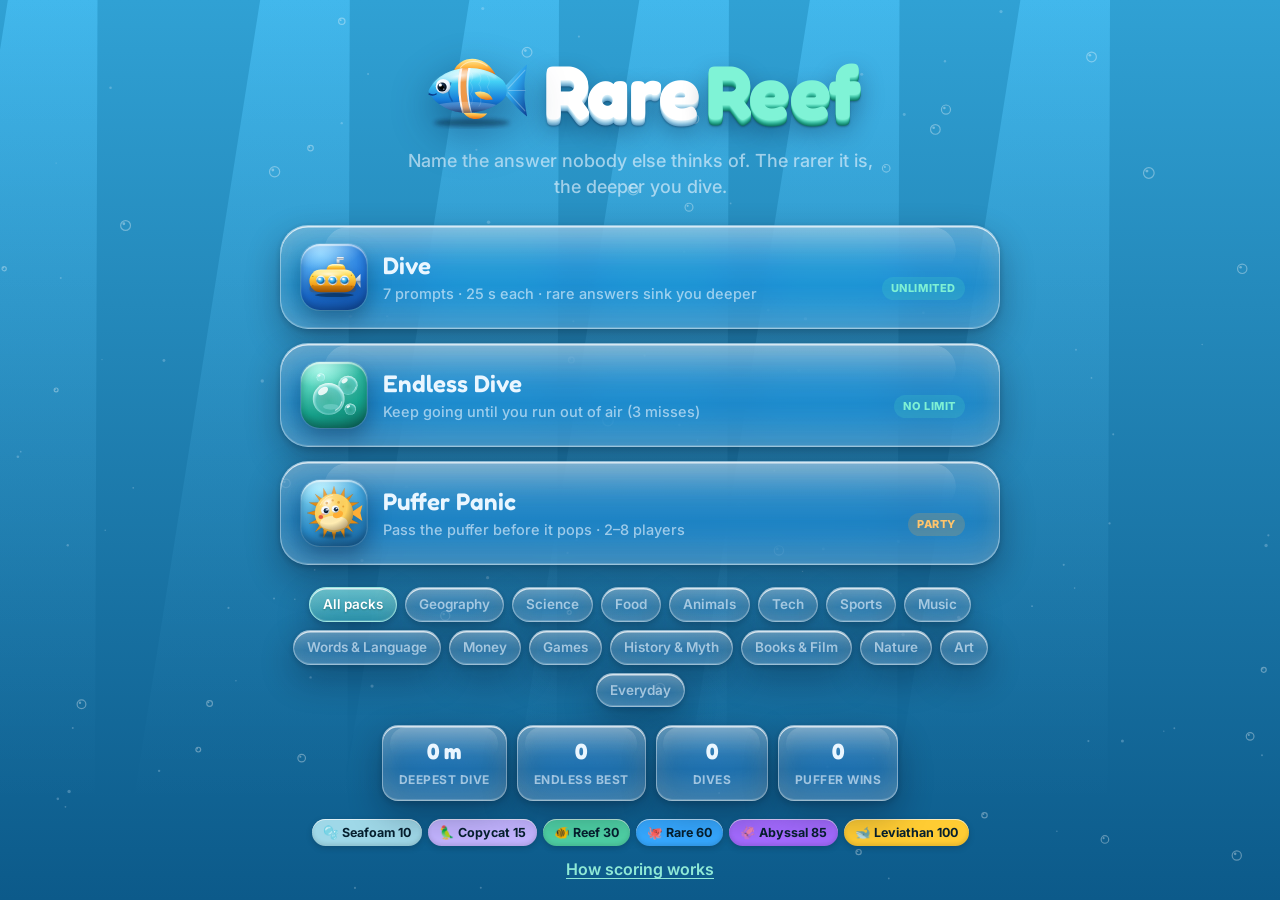
<file: index.html>
<!DOCTYPE html>
<html lang="en">
<head>
<meta charset="utf-8">
<meta name="viewport" content="width=device-width, initial-scale=1, viewport-fit=cover">
<title>Rare Reef</title>
<link rel="preconnect" href="https://fonts.googleapis.com">
<link rel="preconnect" href="https://fonts.gstatic.com" crossorigin>
<link href="https://fonts.googleapis.com/css2?family=Fredoka:wght@500;600;700&family=Inter:wght@400;500;600;700;800&display=swap" rel="stylesheet">
<style>:root {
  --ink: #eaf6ff; --mute: rgba(234,246,255,.62); --glass: rgba(255,255,255,.08); --glass2: rgba(255,255,255,.14);
  --line: rgba(255,255,255,.16); --accent: #4fe3c1; --accent2: #36a8ff; --hot: #ff6b5a; --gold: #ffcc33;
  --r: 22px; --safe-b: env(safe-area-inset-bottom, 0px); --safe-t: env(safe-area-inset-top, 0px);
}
* { box-sizing: border-box; -webkit-tap-highlight-color: transparent; }
html, body { margin: 0; height: 100%; background: #04263a; color: var(--ink); font: 500 16px/1.4 Inter, system-ui, sans-serif; overflow: hidden; }
button { font: inherit; color: inherit; cursor: pointer; border: 0; background: none; }
input { font: inherit; }
#sea { position: fixed; inset: 0; width: 100%; height: 100%; z-index: 0; }
#flash { position: fixed; inset: 0; z-index: 50; pointer-events: none; opacity: 0; background: radial-gradient(circle, rgba(255,255,255,.0) 30%, rgba(255,80,60,.55)); transition: opacity .2s; }
#flash.on { opacity: 1; }
#flash.white { background: rgba(255,255,255,.85); }
.screen { position: fixed; inset: 0; z-index: 1; display: none; overflow-y: auto; padding: calc(16px + var(--safe-t)) 16px calc(24px + var(--safe-b)); }
.screen.on { display: block; animation: fadeUp .45s cubic-bezier(.2,.8,.2,1); }
@keyframes fadeUp { from { opacity: 0; transform: translateY(14px); } to { opacity: 1; transform: none; } }
h1, h2, h3, .prompt, .cat-q, .round, .cta, .mode-txt b, .big-num, .t-name, .t-pts { font-family: Fredoka, Inter, system-ui, sans-serif; }

/* ---------- home ---------- */
.home-wrap { max-width: 720px; margin: 0 auto; padding: 4vh 0 30px; text-align: center; }
.logo { display: inline-flex; align-items: center; gap: 12px; }
.logo-fish { width: 74px; animation: bob 3.4s ease-in-out infinite; filter: drop-shadow(0 8px 18px rgba(42,167,255,.45)); }
@keyframes bob { 50% { transform: translateY(-6px) rotate(-3deg); } }
h1 { margin: 0; font-size: clamp(46px, 9vw, 76px); line-height: 1; font-weight: 700; letter-spacing: -.5px; }
h1 span { background: linear-gradient(90deg, #7ef0d4, #36a8ff); -webkit-background-clip: text; background-clip: text; color: transparent; margin-left: 6px; }
.tag { color: var(--mute); font-size: 18px; max-width: 470px; margin: 14px auto 26px; }
.mode-grid { display: grid; gap: 14px; }
.mode-card { position: relative; display: flex; align-items: center; gap: 16px; padding: 18px 20px; border-radius: var(--r); text-align: left;
  background: linear-gradient(135deg, rgba(255,255,255,.13), rgba(255,255,255,.05)); border: 1px solid var(--line); backdrop-filter: blur(14px); -webkit-backdrop-filter: blur(14px);
  box-shadow: 0 12px 40px rgba(0,0,0,.25), inset 0 1px 0 rgba(255,255,255,.18); transition: transform .25s cubic-bezier(.2,.9,.3,1.4), box-shadow .25s; }
.mode-card:hover { transform: translateY(-3px) scale(1.01); box-shadow: 0 18px 50px rgba(0,0,0,.32), inset 0 1px 0 rgba(255,255,255,.22); }
.mode-card:active { transform: scale(.98); }
.mode-ico { width: 60px; height: 60px; border-radius: 18px; display: grid; place-items: center; font-size: 30px; flex: none; }
.dive .mode-ico { background: linear-gradient(160deg, #36a8ff, #1667c9); }
.endless .mode-ico { background: linear-gradient(160deg, #4fe3c1, #129a86); }
.partyc .mode-ico { background: linear-gradient(160deg, #ffcf5a, #ff8a3d); }
.mode-txt { flex: 1; display: flex; flex-direction: column; gap: 2px; }
.mode-txt b { font-size: 24px; font-weight: 600; }
.mode-txt span { color: var(--mute); font-size: 14.5px; }
.mode-badge { position: absolute; top: 12px; right: 14px; font-size: 11px; font-weight: 800; letter-spacing: .6px; text-transform: uppercase; padding: 4px 9px; border-radius: 99px; background: rgba(79,227,193,.18); color: #7ef0d4; }
.mode-badge.hot { background: rgba(255,170,60,.2); color: #ffc46b; }
.packs { margin: 22px 0 6px; display: flex; flex-wrap: wrap; gap: 8px; justify-content: center; }
.pack { padding: 7px 13px; border-radius: 99px; border: 1px solid var(--line); background: var(--glass); font-size: 13.5px; font-weight: 600; color: var(--mute); transition: .2s; }
.pack.on { background: rgba(79,227,193,.2); border-color: rgba(79,227,193,.6); color: #fff; }
.stats { display: flex; gap: 10px; justify-content: center; margin-top: 18px; flex-wrap: wrap; }
.stat { padding: 10px 16px; border-radius: 16px; background: var(--glass); border: 1px solid var(--line); min-width: 112px; }
.stat b { display: block; font-family: Fredoka, Inter, system-ui, sans-serif; font-size: 22px; }
.stat span { font-size: 12px; color: var(--mute); text-transform: uppercase; letter-spacing: .5px; font-weight: 700; }
.tiers-legend { display: flex; flex-wrap: wrap; gap: 6px; justify-content: center; margin: 18px 0 4px; }
.tchip { display: inline-flex; align-items: center; gap: 6px; padding: 5px 11px; border-radius: 99px; font-size: 12.5px; font-weight: 700; color: #06202f; }
.link { color: #8fe9d6; font-weight: 600; text-decoration: underline; text-underline-offset: 3px; padding: 8px; }
.link.small { font-size: 13.5px; color: var(--mute); }

/* ---------- dive ---------- */
.dive-wrap, .setup-wrap, .res-wrap { max-width: 640px; margin: 0 auto; }
.topbar { display: grid; grid-template-columns: 44px 1fr auto; align-items: center; gap: 10px; margin-bottom: 14px; }
.icon-btn { width: 44px; height: 44px; border-radius: 14px; background: var(--glass); border: 1px solid var(--line); font-size: 20px; display: grid; place-items: center; }
.round { font-size: 22px; font-weight: 600; text-align: center; }
.depth { font-family: Fredoka, Inter, system-ui, sans-serif; font-size: 20px; font-weight: 600; padding: 7px 14px; border-radius: 14px; background: rgba(0,0,0,.25); border: 1px solid var(--line); min-width: 92px; text-align: right; }
.lives { display: flex; gap: 6px; justify-content: center; min-height: 0; margin-bottom: 8px; }
.lives span { font-size: 22px; transition: .3s; }
.lives span.gone { filter: grayscale(1); opacity: .3; transform: scale(.8); }
.prompt-card { padding: 22px; border-radius: 26px; background: linear-gradient(160deg, rgba(255,255,255,.14), rgba(255,255,255,.05)); border: 1px solid var(--line);
  backdrop-filter: blur(16px); -webkit-backdrop-filter: blur(16px); box-shadow: 0 20px 60px rgba(0,0,0,.3), inset 0 1px 0 rgba(255,255,255,.2); text-align: center; }
.chip { display: inline-block; padding: 5px 12px; border-radius: 99px; background: rgba(255,255,255,.12); font-size: 12.5px; font-weight: 700; letter-spacing: .4px; text-transform: uppercase; color: #bfefff; }
.prompt { font-size: clamp(28px, 6vw, 40px); font-weight: 600; line-height: 1.1; margin: 14px 0 18px; }
.timer { position: relative; height: 12px; border-radius: 99px; background: rgba(0,0,0,.3); overflow: hidden; margin: 0 0 16px; }
.timer-fill { position: absolute; inset: 0; transform-origin: left; background: linear-gradient(90deg, #4fe3c1, #36a8ff); border-radius: 99px; }
.timer.low .timer-fill { background: linear-gradient(90deg, #ff9f43, #ff5a5a); }
.timer span { position: absolute; right: 8px; top: -22px; font-size: 13px; font-weight: 800; color: var(--mute); }
form { display: flex; gap: 10px; }
form input { flex: 1; min-width: 0; height: 56px; padding: 0 18px; border-radius: 18px; border: 2px solid rgba(255,255,255,.2); background: rgba(3,20,32,.55); color: #fff; font-size: 19px; font-weight: 600; outline: none; transition: border-color .2s, box-shadow .2s; }
form input:focus { border-color: var(--accent); box-shadow: 0 0 0 4px rgba(79,227,193,.18); }
form input:disabled { opacity: .5; }
.go { height: 56px; padding: 0 22px; border-radius: 18px; background: linear-gradient(160deg, #4fe3c1, #1fb39a); color: #03251f; font-weight: 800; font-size: 17px; box-shadow: 0 8px 22px rgba(79,227,193,.35); transition: transform .15s; }
.go:active { transform: scale(.95); }
.go:disabled { opacity: .45; }
.msg { min-height: 24px; margin-top: 10px; font-weight: 700; color: #ffb4a8; }
.msg.ok { color: #8ff0d6; }
.shake { animation: shake .4s; }
@keyframes shake { 20%, 60% { transform: translateX(-8px); } 40%, 80% { transform: translateX(8px); } }
.reveal { margin-top: 16px; }
.tier-card { border-radius: 26px; padding: 22px; text-align: center; color: #05202d; position: relative; overflow: hidden; animation: pop .55s cubic-bezier(.2,1.4,.4,1); box-shadow: 0 20px 50px rgba(0,0,0,.3); }
@keyframes pop { from { transform: scale(.7); opacity: 0; } to { transform: none; opacity: 1; } }
.tier-card .t-emoji { font-size: 44px; line-height: 1; }
.tier-card .t-name { font-family: Fredoka, Inter, system-ui, sans-serif; font-size: 34px; font-weight: 700; margin-top: 4px; }
.tier-card .t-ans { font-weight: 700; font-size: 17px; opacity: .85; }
.tier-card .t-pts { font-family: Fredoka, Inter, system-ui, sans-serif; font-size: 22px; font-weight: 600; margin-top: 6px; }
.tier-card .t-blurb { font-size: 14px; opacity: .75; margin-top: 2px; }
.tier-card.miss { background: linear-gradient(160deg, #3b4b5a, #25323f); color: #eaf6ff; }
.alts { margin-top: 14px; display: grid; gap: 10px; }
.alt { padding: 12px 16px; border-radius: 18px; background: var(--glass); border: 1px solid var(--line); text-align: left; }
.alt b { display: block; font-size: 12px; text-transform: uppercase; letter-spacing: .6px; color: var(--mute); margin-bottom: 6px; }
.alt .ans { display: inline-block; margin: 3px 6px 3px 0; padding: 4px 10px; border-radius: 99px; font-size: 14px; font-weight: 700; color: #06202f; }
.next { width: 100%; margin-top: 14px; }
.cta { width: 100%; height: 62px; border-radius: 20px; background: linear-gradient(160deg, #ffd25e, #ff8a3d); color: #3a1800; font-size: 22px; font-weight: 700; box-shadow: 0 12px 30px rgba(255,138,61,.4); transition: transform .15s; margin-top: 16px; }
.cta.blue { background: linear-gradient(160deg, #4fe3c1, #2aa7ff); color: #032030; box-shadow: 0 12px 30px rgba(42,167,255,.35); }
.cta.ghost { background: var(--glass); color: var(--ink); box-shadow: none; border: 1px solid var(--line); height: 54px; font-size: 18px; }
.cta:active { transform: scale(.97); }

/* depth gauge */
.gauge { position: fixed; left: max(10px, calc(50% - 400px)); top: 90px; bottom: 40px; width: 46px; z-index: 2; }
.gauge-track { position: absolute; left: 20px; top: 0; bottom: 0; width: 6px; border-radius: 6px; background: linear-gradient(#5fd3ff, #1667c9 30%, #0b2c6b 60%, #070b25); opacity: .8; }
.gauge-track i { position: absolute; left: 12px; font-style: normal; font-size: 10px; font-weight: 800; color: rgba(255,255,255,.5); white-space: nowrap; transform: translateY(-50%); letter-spacing: .3px; }
.gauge-track i::before { content: ""; position: absolute; left: -16px; top: 50%; width: 10px; border-top: 1px solid rgba(255,255,255,.35); }
.gauge-sub { position: absolute; left: 6px; width: 34px; height: 34px; margin-top: -17px; display: grid; place-items: center; font-size: 22px; transition: top 1.2s cubic-bezier(.3,.8,.3,1); filter: drop-shadow(0 4px 10px rgba(0,0,0,.4)); }
@media (max-width: 860px) { .gauge { display: none; } }

/* ---------- results ---------- */
.res-hero { text-align: center; padding: 26px 18px; border-radius: 28px; background: linear-gradient(160deg, rgba(255,255,255,.14), rgba(255,255,255,.04)); border: 1px solid var(--line); backdrop-filter: blur(14px); -webkit-backdrop-filter: blur(14px); }
.res-hero .zone { font-size: 13px; font-weight: 800; letter-spacing: 1px; text-transform: uppercase; color: #8fe9d6; }
.big-num { font-size: clamp(54px, 13vw, 84px); font-weight: 700; line-height: 1; margin: 6px 0; }
.res-hero .sub { color: var(--mute); font-weight: 600; }
.emoji-row { font-size: 28px; letter-spacing: 4px; margin: 14px 0 4px; }
.res-list { margin-top: 16px; display: grid; gap: 8px; }
.res-row { display: grid; grid-template-columns: 1fr auto; gap: 4px 12px; align-items: center; padding: 12px 16px; border-radius: 18px; background: var(--glass); border: 1px solid var(--line); }
.res-row .q { font-size: 13px; color: var(--mute); font-weight: 600; }
.res-row .a { font-weight: 700; font-size: 16px; }
.res-row .p { grid-row: 1 / span 2; grid-column: 2; text-align: right; }
.res-btns { display: grid; grid-template-columns: 1fr 1fr; gap: 10px; }
.res-btns .cta { margin-top: 14px; }

/* ---------- setup ---------- */
.setup-hero { display: flex; gap: 16px; align-items: center; padding: 18px; border-radius: 24px; background: var(--glass); border: 1px solid var(--line); margin-bottom: 16px; }
.setup-hero h2 { margin: 0 0 4px; font-size: 28px; }
.setup-hero p { margin: 0; color: var(--mute); font-size: 14.5px; }
.hero-puffer { width: 96px; height: 96px; flex: none; animation: bob 3s ease-in-out infinite; --pf1: #ffd25e; --pf2: #ffae35; }
.seg { display: inline-flex; padding: 4px; border-radius: 16px; background: rgba(0,0,0,.28); border: 1px solid var(--line); gap: 2px; flex-wrap: wrap; }
.seg button { padding: 9px 14px; border-radius: 12px; font-weight: 700; font-size: 15px; color: var(--mute); transition: .2s; }
.seg button.on { background: #fff; color: #062033; box-shadow: 0 4px 12px rgba(0,0,0,.25); }
.seg.big { display: flex; width: 100%; margin-bottom: 14px; }
.seg.big button { flex: 1; padding: 12px; font-size: 17px; }
.row2 { display: flex; justify-content: space-between; align-items: center; gap: 12px; padding: 10px 2px; font-weight: 700; flex-wrap: wrap; }
.fld { display: flex; flex-direction: column; gap: 6px; font-weight: 700; font-size: 14px; color: var(--mute); margin-bottom: 6px; }
.fld input, .plist input { height: 50px; border-radius: 14px; border: 2px solid rgba(255,255,255,.18); background: rgba(3,20,32,.5); color: #fff; padding: 0 14px; font-size: 17px; font-weight: 600; outline: none; }
.plist { display: grid; gap: 8px; }
.plist .pr { display: flex; gap: 8px; align-items: center; }
.plist .pr input { flex: 1; }
.plist .dot { width: 30px; height: 30px; border-radius: 50%; flex: none; }

/* ---------- party ---------- */
#party { display: none; padding: 0; overflow: hidden; }
#party.on { display: flex; flex-direction: column; }
.party-top { display: grid; grid-template-columns: 44px 1fr 44px; gap: 10px; align-items: center; padding: calc(12px + var(--safe-t)) 14px 6px; z-index: 3; }
.cat-banner { text-align: center; }
.cat-q { font-size: clamp(22px, 5vw, 32px); font-weight: 600; line-height: 1.1; margin-top: 4px; }
.cat-used { font-size: 12.5px; color: var(--mute); font-weight: 700; margin-top: 2px; }
.cat-banner.new .cat-q { animation: pop .5s cubic-bezier(.2,1.4,.4,1); }
.arena { position: relative; flex: 1; min-height: 0; }
.ring { position: absolute; inset: 0; }
.seat { position: absolute; width: 120px; margin-left: -60px; margin-top: -48px; text-align: center; transition: transform .3s, opacity .3s; }
.seat .av { width: 58px; height: 58px; margin: 0 auto; border-radius: 50%; display: grid; place-items: center; font-family: Fredoka, Inter, system-ui, sans-serif; font-weight: 700; font-size: 24px; color: #fff; position: relative;
  box-shadow: 0 8px 20px rgba(0,0,0,.35), inset 0 2px 0 rgba(255,255,255,.35); border: 3px solid rgba(255,255,255,.25); transition: .3s; }
.seat .nm { font-weight: 800; font-size: 14px; margin-top: 6px; white-space: nowrap; overflow: hidden; text-overflow: ellipsis; text-shadow: 0 2px 6px rgba(0,0,0,.5); }
.seat .hearts { font-size: 13px; letter-spacing: 1px; min-height: 18px; }
.seat .meter { width: 64px; height: 5px; margin: 3px auto 0; border-radius: 9px; background: rgba(255,255,255,.18); overflow: hidden; }
.seat .meter i { display: block; height: 100%; width: 0; background: linear-gradient(90deg, #ffcc33, #ff8a3d); transition: width .5s; }
.seat.turn .av { border-color: #fff; transform: scale(1.14); box-shadow: 0 0 0 6px rgba(255,255,255,.18), 0 10px 26px rgba(0,0,0,.4); }
.seat.turn .nm { color: #ffe27a; }
.seat.out { opacity: .38; filter: grayscale(1); }
.seat.hit .av { animation: hit .6s; }
@keyframes hit { 30% { transform: scale(1.3) rotate(-8deg); background: #ff5a5a; } }
.bubble { position: absolute; left: 50%; bottom: 100%; transform: translate(-50%, -6px); background: #fff; color: #062033; font-weight: 700; font-size: 13.5px; padding: 5px 10px; border-radius: 12px; white-space: nowrap; max-width: 150px; overflow: hidden; text-overflow: ellipsis; box-shadow: 0 6px 16px rgba(0,0,0,.25); opacity: 0; transition: opacity .2s; pointer-events: none; }
.bubble.on { opacity: 1; }
.bubble.bad { background: #ff8a7a; }
.bubble.good { background: #8ff0d6; }
.bubble::after { content: ""; position: absolute; left: 50%; top: 100%; margin-left: -6px; border: 6px solid transparent; border-top-color: inherit; }
.puffer-wrap { position: absolute; left: 50%; top: calc(50% - 8px); width: 220px; height: 220px; margin: -110px 0 0 -110px; }
.clock { position: absolute; inset: 0; transform: rotate(-90deg); }
.clock-bg { fill: none; stroke: rgba(255,255,255,.1); stroke-width: 8; }
.clock-fg { fill: none; stroke: #4fe3c1; stroke-width: 8; stroke-linecap: round; stroke-dasharray: 628.3; transition: stroke .3s; }
.puffer { position: absolute; inset: 30px; transition: transform .25s cubic-bezier(.3,1.5,.5,1); --pf1: #ffd25e; --pf2: #ffae35; --spine: #e08a12; }
.puffer svg { width: 100%; height: 100%; overflow: visible; }
.puffer .spines { transform-origin: 100px 100px; transform: scale(.55); opacity: 0; transition: transform .35s, opacity .35s; }
.puffer.s1 { --pf1: #ffc84a; --pf2: #ff9d2e; }
.puffer.s1 .spines { transform: scale(.8); opacity: .7; }
.puffer.s2 { --pf1: #ffa63d; --pf2: #ff7a2e; --spine: #c4531a; }
.puffer.s2 .spines { transform: scale(1); opacity: 1; }
.puffer.s3 { --pf1: #ff7a4a; --pf2: #ff4d3a; --spine: #a3241a; animation: tremble .12s infinite; }
.puffer.s3 .spines { transform: scale(1.12); opacity: 1; }
.puffer.sleep { filter: saturate(.6) brightness(.9); }
.puffer.popped { animation: popped .5s forwards; }
@keyframes tremble { 25% { translate: -3px 1px; } 50% { translate: 2px -2px; } 75% { translate: -1px 3px; } }
@keyframes popped { 40% { transform: scale(2.1); opacity: 1; } 100% { transform: scale(2.6); opacity: 0; } }
.pointer { position: absolute; left: 50%; top: 50%; width: 0; height: 0; transition: transform .35s cubic-bezier(.3,1.3,.5,1); pointer-events: none; }
.pointer::after { content: ""; position: absolute; left: 96px; top: -11px; border: 11px solid transparent; border-left: 18px solid #fff; filter: drop-shadow(0 2px 6px rgba(0,0,0,.4)); }
.pop-txt { position: absolute; left: 50%; top: 50%; transform: translate(-50%, -50%) scale(.4); font-family: Fredoka, Inter, system-ui, sans-serif; font-weight: 700; font-size: 64px; color: #fff; text-shadow: 0 4px 0 #ff4d3a, 0 10px 30px rgba(0,0,0,.4); opacity: 0; pointer-events: none; white-space: nowrap; }
.pop-txt.on { animation: popTxt 1.3s forwards; }
@keyframes popTxt { 15% { opacity: 1; transform: translate(-50%, -50%) scale(1.15); } 70% { opacity: 1; transform: translate(-50%, -50%) scale(1); } 100% { opacity: 0; transform: translate(-50%, -60%) scale(1); } }
.party-bottom { padding: 6px 14px calc(14px + var(--safe-b)); max-width: 640px; width: 100%; margin: 0 auto; z-index: 3; }
.turn-lbl { text-align: center; font-family: Fredoka, Inter, system-ui, sans-serif; font-weight: 600; font-size: 18px; margin-bottom: 8px; min-height: 24px; }
.turn-lbl.mine { color: #ffe27a; }
.pmsg { min-height: 22px; text-align: center; font-weight: 700; color: #ffb4a8; margin-top: 6px; font-size: 14.5px; }
.pmsg.ok { color: #8ff0d6; }
.used { display: flex; gap: 6px; overflow-x: auto; padding: 4px 0 2px; scrollbar-width: none; mask-image: linear-gradient(90deg, #000 85%, transparent); }
.used::-webkit-scrollbar { display: none; }
.used span { flex: none; padding: 4px 10px; border-radius: 99px; font-size: 13px; font-weight: 700; color: #06202f; animation: pop .35s; }
.burst { position: fixed; width: 10px; height: 10px; border-radius: 50%; pointer-events: none; z-index: 40; }

/* ---------- modal ---------- */
.modal { position: fixed; inset: 0; z-index: 60; display: grid; place-items: center; background: rgba(2,12,22,.6); backdrop-filter: blur(6px); -webkit-backdrop-filter: blur(6px); padding: 18px; }
.modal[hidden] { display: none; }
.modal-card { width: min(520px, 100%); max-height: 86vh; overflow-y: auto; padding: 24px; border-radius: 26px; background: linear-gradient(160deg, #0f3d57, #0a2639); border: 1px solid var(--line); box-shadow: 0 30px 80px rgba(0,0,0,.5); animation: pop .4s cubic-bezier(.2,1.3,.4,1); }
.modal-card h3 { margin: 0 0 10px; font-size: 26px; }
.modal-card p { color: var(--mute); margin: 8px 0; }
.trow { display: flex; align-items: center; gap: 12px; padding: 8px 0; border-bottom: 1px solid rgba(255,255,255,.08); }
.trow .tchip { min-width: 112px; justify-content: center; }
.trow small { color: var(--mute); }
.winner-av { width: 96px; height: 96px; margin: 0 auto 8px; border-radius: 50%; display: grid; place-items: center; font-family: Fredoka, Inter, system-ui, sans-serif; font-size: 42px; font-weight: 700; box-shadow: 0 0 0 8px rgba(255,255,255,.12), 0 14px 40px rgba(0,0,0,.4); }

@media (max-width: 520px) {
  .mode-card { padding: 15px; gap: 12px; } .mode-ico { width: 52px; height: 52px; font-size: 26px; } .mode-txt b { font-size: 21px; }
  .mode-badge { top: 8px; right: 10px; font-size: 10px; }
  .prompt-card { padding: 18px 14px; }
  .go { padding: 0 16px; }
  .seat { width: 92px; margin-left: -46px; } .seat .av { width: 46px; height: 46px; font-size: 19px; } .seat .nm { font-size: 12.5px; }
  .puffer-wrap { width: 170px; height: 170px; margin: -85px 0 0 -85px; } .puffer { inset: 22px; }
  .pointer::after { left: 72px; }
  .pop-txt { font-size: 50px; }
}
@media (max-height: 640px) { .party-bottom .used { display: none; } }
@media (max-height: 500px) {
  .party-top { padding-top: calc(6px + var(--safe-t)); padding-bottom: 0; }
  .cat-banner .chip, .cat-used { display: none; }
  .cat-q { font-size: 20px; margin-top: 0; }
  .turn-lbl { display: none; }
  .party-bottom { padding-top: 2px; padding-bottom: calc(8px + var(--safe-b)); }
  .party-bottom form input, .party-bottom .go { height: 46px; }
  .pmsg { min-height: 18px; margin-top: 2px; font-size: 13px; }
  .seat { width: 96px; margin-left: -48px; margin-top: -26px; }
  .seat .av { width: 38px; height: 38px; font-size: 16px; border-width: 2px; }
  .seat .nm { font-size: 12px; margin-top: 2px; }
  .seat .hearts { font-size: 11px; min-height: 14px; }
  .seat .meter { display: none; }
  .puffer-wrap { width: 130px; height: 130px; margin: -65px 0 0 -65px; }
  .puffer { inset: 16px; }
  .pointer::after { left: 54px; top: -9px; border-width: 9px; border-left-width: 14px; }
  .pop-txt { font-size: 40px; }
}

/* =====================================================================
   LIQUID GLASS (iOS-style): translucent, frosted, with specular edges
   ===================================================================== */
:root {
  --glass-fill: linear-gradient(180deg, rgba(255,255,255,.30) 0%, rgba(255,255,255,.14) 42%, rgba(255,255,255,.10) 58%, rgba(255,255,255,.18) 100%);
  --glass-edge: rgba(255,255,255,.42);
  --glass-shadow: inset 0 1.5px 0 rgba(255,255,255,.75), inset 0 -1px 0 rgba(255,255,255,.18), inset 0 -14px 28px rgba(255,255,255,.05), inset 0 12px 24px rgba(255,255,255,.08), 0 14px 34px rgba(0,12,30,.32), 0 2px 6px rgba(0,12,30,.18);
  --spring: cubic-bezier(.34,1.56,.64,1);
}
.mode-card, .prompt-card, .icon-btn, .stat, .pack, .alt, .res-row, .res-hero, .setup-hero, .seg, .modal-card, .depth, .cta.ghost, form input, .fld input, .plist input, .cat-banner .chip, .chip, .link.small {
  -webkit-backdrop-filter: blur(24px) saturate(180%); backdrop-filter: blur(24px) saturate(180%);
}
.mode-card, .prompt-card, .icon-btn, .stat, .pack, .alt, .res-row, .res-hero, .setup-hero, .seg, .depth, .cta.ghost {
  position: relative; background: var(--glass-fill), rgba(12,60,92,.28); border: 1px solid var(--glass-edge); box-shadow: var(--glass-shadow);
}
.modal-card { background: var(--glass-fill), rgba(10,48,74,.78); border: 1px solid var(--glass-edge); box-shadow: var(--glass-shadow), 0 40px 90px rgba(0,0,0,.5); }
/* top specular sheen */
.mode-card::before, .prompt-card::before, .res-hero::before, .setup-hero::before, .cta::before, .go::before, .icon-btn::before, .stat::before {
  content: ""; position: absolute; left: 6%; right: 6%; top: 1px; height: 46%; border-radius: inherit; pointer-events: none;
  background: linear-gradient(180deg, rgba(255,255,255,.34), rgba(255,255,255,0)); opacity: .55; mask-image: linear-gradient(#000, transparent);
}
.mode-card > *, .prompt-card > *, .res-hero > *, .setup-hero > * { position: relative; }
.mode-card { border-radius: 28px; transition: transform .45s var(--spring), box-shadow .3s, background .3s; }
.mode-card:hover { transform: translateY(-4px) scale(1.012); background: var(--glass-fill), rgba(20,80,120,.32); }
.mode-card:active { transform: scale(.975); transition-duration: .12s; }
.prompt-card { border-radius: 30px; }
.icon-btn { border-radius: 16px; transition: transform .35s var(--spring); }
.icon-btn:active { transform: scale(.9); }
.pack { transition: transform .35s var(--spring), background .2s; }
.pack:active { transform: scale(.93); }
.pack.on { background: linear-gradient(180deg, rgba(160,255,232,.55), rgba(79,227,193,.32)), rgba(12,60,92,.3); border-color: rgba(190,255,240,.75); color: #fff; text-shadow: 0 1px 2px rgba(0,60,50,.4); }

/* tinted glass buttons (solid enough to read, still glassy) */
.go, .cta {
  position: relative; overflow: hidden; border: 1px solid rgba(255,255,255,.55);
  -webkit-backdrop-filter: blur(20px) saturate(180%); backdrop-filter: blur(20px) saturate(180%);
  transition: transform .45s var(--spring), box-shadow .3s, filter .2s;
}
.go { background: linear-gradient(180deg, rgba(150,255,230,.92), rgba(40,200,168,.86) 55%, rgba(22,160,136,.9)); color: #032a23;
  box-shadow: inset 0 1.5px 0 rgba(255,255,255,.85), inset 0 -2px 6px rgba(0,80,60,.35), 0 10px 24px rgba(30,200,160,.35), 0 2px 4px rgba(0,40,30,.25); }
.cta { background: linear-gradient(180deg, rgba(255,228,140,.95), rgba(255,170,70,.9) 55%, rgba(242,120,40,.92)); color: #3a1600;
  box-shadow: inset 0 1.5px 0 rgba(255,255,255,.9), inset 0 -3px 8px rgba(140,50,0,.3), 0 14px 30px rgba(255,138,61,.38), 0 2px 5px rgba(80,30,0,.25); }
.cta.blue { background: linear-gradient(180deg, rgba(160,250,240,.95), rgba(70,200,240,.9) 55%, rgba(40,150,235,.92)); color: #02243a;
  box-shadow: inset 0 1.5px 0 rgba(255,255,255,.9), inset 0 -3px 8px rgba(0,60,120,.3), 0 14px 30px rgba(42,167,255,.36), 0 2px 5px rgba(0,30,60,.25); }
.cta.ghost { color: #fff; }
.go::after, .cta::after { content: ""; position: absolute; top: 0; bottom: 0; width: 40%; left: -60%; background: linear-gradient(100deg, transparent, rgba(255,255,255,.45), transparent); transform: skewX(-20deg); transition: left .7s ease; pointer-events: none; }
.go:hover::after, .cta:hover::after { left: 130%; }
.go:active, .cta:active { transform: scale(.955); transition-duration: .12s; filter: brightness(1.05); }
.go:disabled { filter: saturate(.3); opacity: .55; }

/* glass inputs */
form input, .fld input, .plist input {
  background: linear-gradient(180deg, rgba(0,20,36,.42), rgba(0,30,50,.30)); border: 1px solid rgba(255,255,255,.34);
  box-shadow: inset 0 2px 6px rgba(0,10,20,.35), inset 0 -1px 0 rgba(255,255,255,.18), 0 1px 0 rgba(255,255,255,.12);
}
form input:focus { border-color: rgba(150,255,230,.9); box-shadow: inset 0 2px 6px rgba(0,10,20,.35), 0 0 0 4px rgba(79,227,193,.22); }

/* segmented control with a raised glass thumb */
.seg { border-radius: 18px; }
.seg button { transition: transform .35s var(--spring), background .25s, color .25s; }
.seg button:active { transform: scale(.92); }
.seg button.on { background: linear-gradient(180deg, #ffffff, #e9f5fb); color: #062033; box-shadow: inset 0 1px 0 #fff, 0 4px 14px rgba(0,20,40,.3), 0 1px 2px rgba(0,20,40,.2); }

/* glossy iOS app-icon tiles holding 3D objects */
.mode-ico { position: relative; overflow: hidden; border-radius: 19px; width: 66px; height: 66px;
  box-shadow: inset 0 2px 1px rgba(255,255,255,.55), inset 0 -4px 10px rgba(0,0,0,.25), 0 10px 22px rgba(0,10,30,.35), 0 0 0 1px rgba(255,255,255,.18); }
.mode-ico::after { content: ""; position: absolute; inset: 0; border-radius: inherit; background: radial-gradient(120% 70% at 30% 0%, rgba(255,255,255,.45), rgba(255,255,255,0) 55%); pointer-events: none; }
.mode-ico svg { width: 86%; height: 86%; overflow: visible; filter: drop-shadow(0 4px 5px rgba(0,0,0,.28)); }
.dive .mode-ico { background: radial-gradient(130% 110% at 30% 15%, #6cc8ff, #1b6fd6 60%, #0d3f8e); }
.endless .mode-ico { background: radial-gradient(130% 110% at 30% 15%, #7ff3dd, #17a58e 60%, #08584f); }
.partyc .mode-ico { background: radial-gradient(130% 110% at 30% 15%, #8fe6ff, #2a8fd0 60%, #134f86); }
.partyc .mode-ico svg { --pf1: #ffd25e; --pf2: #ffae35; --spine: #e08a12; width: 100%; height: 100%; }

/* 3D logo + extruded title */
.logo-fish { width: 112px; filter: drop-shadow(0 14px 20px rgba(0,30,70,.45)); }
h1 { color: #fff; text-shadow: 0 1px 0 #d6eef8, 0 2px 0 #bfe1f0, 0 3px 0 #a6d2e8, 0 4px 0 #8ec2de, 0 5px 0 #78b2d3, 0 6px 0 #649fc4, 0 7px 2px rgba(0,20,50,.35), 0 12px 24px rgba(0,20,50,.4); }
h1 span { background: none; -webkit-background-clip: border-box; background-clip: border-box; color: #7ff3d6;
  text-shadow: 0 1px 0 #66e0c3, 0 2px 0 #4ccdb0, 0 3px 0 #38b99d, 0 4px 0 #27a58a, 0 5px 0 #1a9078, 0 6px 0 #117b67, 0 7px 2px rgba(0,30,30,.35), 0 12px 24px rgba(0,20,50,.4); }

/* glossy 3D avatars + puffer */
.seat .av, .winner-av { background-image: radial-gradient(circle at 32% 26%, rgba(255,255,255,.75), rgba(255,255,255,0) 34%), radial-gradient(circle at 70% 82%, rgba(0,0,0,.38), rgba(0,0,0,0) 62%) !important;
  text-shadow: 0 2px 3px rgba(0,0,0,.35); border: 2px solid rgba(255,255,255,.55); }
.puffer svg, .hero-puffer { filter: drop-shadow(0 18px 18px rgba(0,20,40,.35)); }
.gauge-sub svg { width: 44px; height: 36px; margin-left: -6px; }
.tier-card { box-shadow: inset 0 2px 0 rgba(255,255,255,.6), inset 0 -6px 16px rgba(0,0,0,.18), 0 22px 50px rgba(0,0,0,.32); border: 1px solid rgba(255,255,255,.45); }
.tier-card::before { content: ""; position: absolute; left: 0; right: 0; top: 0; height: 50%; background: linear-gradient(180deg, rgba(255,255,255,.35), rgba(255,255,255,0)); pointer-events: none; }
.tchip, .alt .ans, .used span { box-shadow: inset 0 1px 0 rgba(255,255,255,.65), inset 0 -2px 4px rgba(0,0,0,.12), 0 2px 6px rgba(0,0,0,.18); }
.clock-bg { stroke: rgba(255,255,255,.16); }
@media (max-width: 520px) { .mode-ico { width: 56px; height: 56px; border-radius: 16px; } .logo-fish { width: 88px; } }
.online-note { color: var(--mute); font-size: 14.5px; margin: 4px 0 0; text-align: center; }
.join-form { margin-top: 12px; }
.join-form input { text-transform: uppercase; letter-spacing: 6px; text-align: center; font-size: 22px; font-family: Fredoka, Inter, system-ui, sans-serif; }
.lobby-link { display: flex; align-items: center; gap: 8px; padding: 8px 8px 8px 14px; border-radius: 16px; background: rgba(0,0,0,.25); border: 1px solid rgba(255,255,255,.2); margin: 10px 0 14px; }
.lobby-link span { flex: 1; min-width: 0; overflow: hidden; text-overflow: ellipsis; white-space: nowrap; font-weight: 600; font-size: 14px; color: #bfefff; }
.go.sm { height: 38px; padding: 0 14px; font-size: 14px; border-radius: 12px; }
#lobbyList { margin: 6px 0 4px; }
#lobbyList .pr { padding: 8px 10px; border-radius: 14px; background: rgba(255,255,255,.07); }
#lobbyStart:disabled { filter: saturate(.3); opacity: .7; }
</style>
</head>
<body>
<canvas id="sea"></canvas>
<div id="flash"></div>

<!-- ============ HOME ============ -->
<section class="screen" id="home">
  <div class="home-wrap">
    <div class="logo">
      <svg class="logo-fish" viewBox="0 0 160 110" aria-hidden="true"><use href="#fish3d"/></svg>
      <h1>Rare<span>Reef</span></h1>
    </div>
    <p class="tag">Name the answer nobody else thinks of. The rarer it is, the deeper you dive.</p>

    <div class="mode-grid">
      <button class="mode-card dive" id="goDive">
        <div class="mode-ico"><svg viewBox="0 0 100 80"><use href="#sub3d"/></svg></div>
        <div class="mode-txt"><b>Dive</b><span>7 prompts · 25 s each · rare answers sink you deeper</span></div>
        <div class="mode-badge">Unlimited</div>
      </button>
      <button class="mode-card endless" id="goEndless">
        <div class="mode-ico"><svg viewBox="0 0 100 100"><use href="#bubbles3d"/></svg></div>
        <div class="mode-txt"><b>Endless Dive</b><span>Keep going until you run out of air (3 misses)</span></div>
        <div class="mode-badge">No limit</div>
      </button>
      <button class="mode-card partyc" id="goParty">
        <div class="mode-ico"><svg viewBox="0 0 200 200"><use href="#pufferBig"/></svg></div>
        <div class="mode-txt"><b>Puffer Panic</b><span>Pass the puffer before it pops · 2–8 players</span></div>
        <div class="mode-badge hot">Party</div>
      </button>
    </div>

    <div class="packs" id="packs"></div>

    <div class="stats" id="stats"></div>
    <div class="tiers-legend" id="legend"></div>
    <button class="link" id="howBtn">How scoring works</button>
  </div>
</section>

<!-- ============ DIVE ============ -->
<section class="screen" id="dive">
  <div class="gauge" id="gauge"><div class="gauge-track" id="gaugeTrack"></div><div class="gauge-sub" id="gaugeSub"><svg viewBox="0 0 100 80"><use href="#sub3d"/></svg></div></div>
  <div class="dive-wrap">
    <div class="topbar">
      <button class="icon-btn" id="diveBack" aria-label="Back">←</button>
      <div class="round" id="roundLbl">1 / 7</div>
      <div class="depth" id="depthLbl">0 m</div>
    </div>
    <div class="lives" id="lives"></div>
    <div class="prompt-card" id="promptCard">
      <div class="chip" id="packChip">Geography</div>
      <div class="prompt" id="promptTxt">Name a country</div>
      <div class="timer"><div class="timer-fill" id="timerFill"></div><span id="timerTxt">25</span></div>
      <form id="answerForm" autocomplete="off">
        <input id="answer" type="text" placeholder="Type a rare answer…" maxlength="60" autocapitalize="off" spellcheck="false">
        <button class="go" type="submit">Dive ↓</button>
      </form>
      <div class="msg" id="msg"></div>
      <button class="link small" id="passBtn">Pass</button>
    </div>
    <div class="reveal" id="reveal"></div>
  </div>
</section>

<!-- ============ RESULTS ============ -->
<section class="screen" id="results">
  <div class="res-wrap" id="resWrap"></div>
</section>

<!-- ============ PARTY SETUP ============ -->
<section class="screen" id="setup">
  <div class="setup-wrap">
    <div class="topbar"><button class="icon-btn" id="setupBack" aria-label="Back">←</button><div class="round">Puffer Panic</div><div></div></div>
    <div class="setup-hero"><svg viewBox="0 0 200 200" class="hero-puffer"><use href="#pufferBig"/></svg>
      <div><h2>Pass the puffer.</h2><p>Name an answer that fits the category to pass it on. No repeats. If it pops while you hold it, you lose a heart. Rare answers fill your meter for a bonus heart. Last one floating wins.</p></div></div>
    <div class="seg big" id="pmode"><button data-v="bots" class="on">vs Bots</button><button data-v="local">Pass &amp; Play</button><button data-v="online">🌐 Online</button></div>
    <label class="fld" id="nameFld">Your name<input id="youName" maxlength="14" placeholder="You"></label>
    <div class="pmsg" id="pMsgSetup"></div>
    <div id="botsCfg">
      <div class="row2"><span>Bots</span><div class="seg" id="botCount"><button data-v="1">1</button><button data-v="2">2</button><button data-v="3" class="on">3</button><button data-v="4">4</button><button data-v="5">5</button><button data-v="7">7</button></div></div>
      <div class="row2"><span>Bot level</span><div class="seg" id="botLevel"><button data-v="easy">Easy</button><button data-v="normal" class="on">Normal</button><button data-v="hard">Hard</button></div></div>
    </div>
    <div id="onlineCfg" hidden>
      <p class="online-note">Play together on different phones. One person creates a room, everyone else joins with the 4-letter code.</p>
      <button class="cta blue" id="createRoom">＋ Create a room</button>
      <form id="joinForm" autocomplete="off" class="join-form"><input id="joinCode" maxlength="4" placeholder="CODE" autocapitalize="characters" spellcheck="false"><button class="go" type="submit">Join</button></form>
    </div>
    <div id="localCfg" hidden>
      <div class="plist" id="plist"></div>
      <button class="link" id="addP">+ Add player</button>
    </div>
    <div class="row2"><span>Hearts</span><div class="seg" id="lifeSeg"><button data-v="1">1</button><button data-v="2" class="on">2</button><button data-v="3">3</button><button data-v="5">5</button></div></div>
    <div class="row2"><span>Speed</span><div class="seg" id="speedSeg"><button data-v="chill">Chill</button><button data-v="normal" class="on">Normal</button><button data-v="frantic">Frantic</button></div></div>
    <button class="cta" id="wake">🐡 Wake the puffer</button>
  </div>
</section>

<!-- ============ PARTY ============ -->
<section class="screen" id="party">
  <div class="party-top">
    <button class="icon-btn" id="partyBack" aria-label="Leave">←</button>
    <div class="cat-banner"><div class="chip" id="pPack">Food</div><div class="cat-q" id="pPrompt">Name a fruit</div><div class="cat-used" id="pUsed">0 said</div></div>
    <button class="icon-btn" id="muteBtn" aria-label="Sound">🔊</button>
  </div>
  <div class="arena" id="arena">
    <div class="ring" id="ring"></div>
    <div class="puffer-wrap" id="pufferWrap">
      <svg class="clock" viewBox="0 0 220 220"><circle cx="110" cy="110" r="100" class="clock-bg"/><circle cx="110" cy="110" r="100" class="clock-fg" id="clockFg"/></svg>
      <div class="puffer" id="puffer"><svg viewBox="0 0 200 200"><use href="#pufferBig"/></svg></div>
      <div class="pointer" id="pointer"></div>
      <div class="pop-txt" id="popTxt">POP!</div>
    </div>
  </div>
  <div class="party-bottom">
    <div class="turn-lbl" id="turnLbl">Your turn</div>
    <form id="pForm" autocomplete="off"><input id="pInput" maxlength="60" placeholder="Name one…" autocapitalize="off" spellcheck="false"><button class="go" type="submit">Pass →</button></form>
    <div class="pmsg" id="pMsg"></div>
    <div class="used" id="usedList"></div>
  </div>
</section>

<!-- ============ MODAL ============ -->
<div class="modal" id="modal" hidden><div class="modal-card" id="modalCard"></div></div>

<!-- ============ SVG SYMBOLS ============ -->
<svg width="0" height="0" style="position:absolute" aria-hidden="true">
  <defs>
    <!-- shared 3D lighting for the puffer (colour comes from CSS vars on the body underneath) -->
    <radialGradient id="pfShade" cx=".36" cy=".3" r=".78"><stop offset="0" stop-color="#fff" stop-opacity=".55"/><stop offset=".28" stop-color="#fff" stop-opacity=".08"/><stop offset=".62" stop-color="#000" stop-opacity="0"/><stop offset="1" stop-color="#3a0d00" stop-opacity=".42"/></radialGradient>
    <radialGradient id="pfSpec" cx=".5" cy=".5" r=".5"><stop offset="0" stop-color="#fff" stop-opacity=".95"/><stop offset="1" stop-color="#fff" stop-opacity="0"/></radialGradient>
    <radialGradient id="glassEye" cx=".38" cy=".32" r=".75"><stop offset="0" stop-color="#fff"/><stop offset=".65" stop-color="#eef6ff"/><stop offset="1" stop-color="#9bb2c8"/></radialGradient>
    <radialGradient id="irisDeep" cx=".42" cy=".38" r=".62"><stop offset="0" stop-color="#3d6590"/><stop offset=".6" stop-color="#0d1f36"/><stop offset="1" stop-color="#02060d"/></radialGradient>
    <linearGradient id="spineShade" x1="0" y1="0" x2="1" y2="1"><stop offset="0" stop-color="#fff" stop-opacity=".35"/><stop offset="1" stop-color="#000" stop-opacity=".25"/></linearGradient>
    <filter id="softBlur" x="-50%" y="-50%" width="200%" height="200%"><feGaussianBlur stdDeviation="3"/></filter>
    <filter id="softBlur2" x="-50%" y="-50%" width="200%" height="200%"><feGaussianBlur stdDeviation="1.4"/></filter>

    <!-- realistic glossy fish logo -->
    <linearGradient id="f3body" x1="0" y1="0" x2="0" y2="1"><stop offset="0" stop-color="#c9fdff"/><stop offset=".3" stop-color="#43d0f6"/><stop offset=".72" stop-color="#157bd8"/><stop offset="1" stop-color="#0a3a86"/></linearGradient>
    <linearGradient id="f3tail" x1="0" y1="0" x2="1" y2="1"><stop offset="0" stop-color="#8af5ff"/><stop offset=".5" stop-color="#2a9fe8"/><stop offset="1" stop-color="#0b3d92"/></linearGradient>
    <linearGradient id="f3fin" x1="0" y1="0" x2="0" y2="1"><stop offset="0" stop-color="#ffef9a"/><stop offset=".55" stop-color="#ffb43d"/><stop offset="1" stop-color="#e46a12"/></linearGradient>
    <radialGradient id="f3spec" cx=".5" cy=".5" r=".5"><stop offset="0" stop-color="#fff" stop-opacity=".95"/><stop offset="1" stop-color="#fff" stop-opacity="0"/></radialGradient>
    <clipPath id="f3clip"><path d="M12 56 C28 21 80 13 113 36 C121 41 124 48 124 55 C124 62 121 68 113 73 C80 96 28 90 12 56Z"/></clipPath>
    <symbol id="fish3d" viewBox="0 0 160 110">
      <ellipse cx="74" cy="101" rx="54" ry="5.5" fill="#00142b" opacity=".45" filter="url(#softBlur)"/>
      <path d="M116 55 C130 40 140 28 153 18 C150 36 148 46 150 55 C148 64 150 74 153 92 C140 82 130 70 116 55Z" fill="url(#f3tail)"/>
      <path d="M126 52 L150 26 M127 55 L150 55 M126 58 L150 84" stroke="#fff" stroke-opacity=".28" stroke-width="1.6" fill="none" stroke-linecap="round"/>
      <path d="M48 27 C58 4 92 2 108 32 C88 24 66 22 48 27Z" fill="url(#f3fin)"/>
      <path d="M58 22 C66 12 82 10 96 20" stroke="#fff" stroke-opacity=".5" stroke-width="1.5" fill="none" stroke-linecap="round"/>
      <path d="M60 84 C68 98 86 100 96 88 C84 88 72 87 60 84Z" fill="url(#f3fin)"/>
      <path d="M12 56 C28 21 80 13 113 36 C121 41 124 48 124 55 C124 62 121 68 113 73 C80 96 28 90 12 56Z" fill="url(#f3body)"/>
      <g clip-path="url(#f3clip)">
        <g fill="none" stroke="#fff" stroke-opacity=".16" stroke-width="1.2">
          <path d="M60 30 q6 8 0 16 q6 8 0 16 q6 8 0 16"/><path d="M72 28 q6 8 0 16 q6 8 0 16 q6 8 0 16"/><path d="M84 30 q6 8 0 16 q6 8 0 16 q6 8 0 16"/><path d="M96 34 q6 8 0 16 q6 8 0 16"/>
        </g>
        <path d="M58 22 C52 40 54 70 62 92 L74 92 C66 70 64 42 70 20Z" fill="#ff9a3d" opacity=".92"/>
        <path d="M58 22 C52 40 54 70 62 92 L64 92 C57 70 56 42 61 21Z" fill="#fff" opacity=".85"/>
        <path d="M70 20 C64 42 66 70 74 92 L76 92 C68 70 67 42 73 20Z" fill="#fff" opacity=".85"/>
        <ellipse cx="66" cy="84" rx="56" ry="13" fill="#fff" opacity=".22"/>
        <ellipse cx="70" cy="96" rx="70" ry="14" fill="#021a44" opacity=".45" filter="url(#softBlur)"/>
        <ellipse cx="56" cy="34" rx="40" ry="10" fill="url(#f3spec)" opacity=".85" transform="rotate(-10 56 34)"/>
      </g>
      <path d="M20 46 C36 26 78 20 108 36" stroke="#fff" stroke-opacity=".65" stroke-width="1.6" fill="none" stroke-linecap="round" filter="url(#softBlur2)"/>
      <path d="M44 44 C40 52 40 62 46 70" stroke="#0a3a86" stroke-opacity=".45" stroke-width="2" fill="none" stroke-linecap="round"/>
      <path d="M78 58 C88 54 100 58 104 68 C94 70 84 68 78 58Z" fill="url(#f3fin)" opacity=".95"/>
      <circle cx="33" cy="49" r="10.5" fill="url(#glassEye)"/>
      <circle cx="31.5" cy="50" r="6.6" fill="url(#irisDeep)"/>
      <circle cx="31" cy="50.5" r="3.4" fill="#000"/>
      <circle cx="29" cy="47" r="2.3" fill="#fff"/><circle cx="34" cy="53" r="1" fill="#fff" opacity=".8"/>
      <path d="M13 60 C17 62 20 62 23 60" stroke="#0a3a86" stroke-width="2" fill="none" stroke-linecap="round"/>
    </symbol>

    <!-- glossy yellow submarine -->
    <linearGradient id="subHull" x1="0" y1="0" x2="0" y2="1"><stop offset="0" stop-color="#fff6b8"/><stop offset=".28" stop-color="#ffd84a"/><stop offset=".7" stop-color="#f29a14"/><stop offset="1" stop-color="#a65800"/></linearGradient>
    <linearGradient id="metal" x1="0" y1="0" x2="0" y2="1"><stop offset="0" stop-color="#ffffff"/><stop offset=".45" stop-color="#b9c6d2"/><stop offset=".55" stop-color="#7f8e9c"/><stop offset="1" stop-color="#dfe7ee"/></linearGradient>
    <radialGradient id="porthole" cx=".38" cy=".32" r=".8"><stop offset="0" stop-color="#c8f6ff"/><stop offset=".5" stop-color="#2aa7e8"/><stop offset="1" stop-color="#06305e"/></radialGradient>
    <symbol id="sub3d" viewBox="0 0 100 80">
      <ellipse cx="50" cy="73" rx="34" ry="3.5" fill="#001426" opacity=".45" filter="url(#softBlur2)"/>
      <rect x="54" y="8" width="5" height="16" rx="2.5" fill="url(#metal)"/><rect x="54" y="6" width="13" height="5" rx="2.5" fill="url(#metal)"/>
      <path d="M36 32 C36 22 40 18 50 18 L60 18 C68 18 70 24 70 32Z" fill="url(#subHull)"/>
      <path d="M40 22 C44 19 56 19 64 21" stroke="#fff" stroke-opacity=".7" stroke-width="1.6" fill="none" stroke-linecap="round"/>
      <path d="M86 46 L96 36 L96 60 Z" fill="url(#metal)"/>
      <ellipse cx="84" cy="48" rx="3" ry="9" fill="url(#metal)"/>
      <rect x="6" y="28" width="82" height="40" rx="20" fill="url(#subHull)"/>
      <ellipse cx="40" cy="36" rx="30" ry="6" fill="url(#f3spec)" opacity=".8"/>
      <rect x="6" y="56" width="82" height="12" rx="6" fill="#7a3d00" opacity=".25" filter="url(#softBlur2)"/>
      <g><circle cx="26" cy="47" r="8.5" fill="url(#metal)"/><circle cx="26" cy="47" r="6" fill="url(#porthole)"/><ellipse cx="23.8" cy="44.6" rx="2.4" ry="1.6" fill="#fff" opacity=".9"/></g>
      <g><circle cx="47" cy="47" r="8.5" fill="url(#metal)"/><circle cx="47" cy="47" r="6" fill="url(#porthole)"/><ellipse cx="44.8" cy="44.6" rx="2.4" ry="1.6" fill="#fff" opacity=".9"/></g>
      <g><circle cx="68" cy="47" r="8.5" fill="url(#metal)"/><circle cx="68" cy="47" r="6" fill="url(#porthole)"/><ellipse cx="65.8" cy="44.6" rx="2.4" ry="1.6" fill="#fff" opacity=".9"/></g>
      <g fill="#a65800" opacity=".55"><circle cx="12" cy="40" r="1.2"/><circle cx="12" cy="56" r="1.2"/><circle cx="80" cy="38" r="1.2"/><circle cx="80" cy="58" r="1.2"/></g>
    </symbol>

    <!-- glass bubbles -->
    <radialGradient id="bub" cx=".5" cy=".55" r=".55"><stop offset="0" stop-color="#e9fffb" stop-opacity=".08"/><stop offset=".7" stop-color="#9ff3ff" stop-opacity=".28"/><stop offset=".92" stop-color="#e6ffff" stop-opacity=".75"/><stop offset="1" stop-color="#fff" stop-opacity=".95"/></radialGradient>
    <symbol id="bubbles3d" viewBox="0 0 100 100">
      <g><circle cx="40" cy="58" r="28" fill="url(#bub)"/><ellipse cx="30" cy="44" rx="10" ry="6" fill="#fff" opacity=".85" transform="rotate(-35 30 44)"/><path d="M52 78 A22 22 0 0 0 63 63" stroke="#fff" stroke-width="2" stroke-opacity=".6" fill="none" stroke-linecap="round"/><ellipse cx="44" cy="72" rx="14" ry="5" fill="#bff7ff" opacity=".25"/></g>
      <g><circle cx="74" cy="34" r="17" fill="url(#bub)"/><ellipse cx="68" cy="26" rx="6" ry="3.6" fill="#fff" opacity=".85" transform="rotate(-35 68 26)"/><path d="M82 46 A13 13 0 0 0 88 37" stroke="#fff" stroke-width="1.6" stroke-opacity=".6" fill="none" stroke-linecap="round"/></g>
      <g><circle cx="78" cy="76" r="10" fill="url(#bub)"/><ellipse cx="74.5" cy="71.5" rx="3.6" ry="2.2" fill="#fff" opacity=".85" transform="rotate(-35 74.5 71.5)"/></g>
      <g><circle cx="26" cy="20" r="7" fill="url(#bub)"/><ellipse cx="23.5" cy="17" rx="2.4" ry="1.5" fill="#fff" opacity=".85" transform="rotate(-35 23.5 17)"/></g>
    </symbol>

        <symbol id="pufferBig" viewBox="0 0 200 200">
      <g class="spines" style="fill:var(--spine,#e08a12)" stroke="rgba(60,20,0,.25)" stroke-width="1" stroke-linejoin="round">
        <path d="M100 18 L108 46 L92 46Z"/><path d="M100 182 L92 154 L108 154Z"/><path d="M18 100 L46 92 L46 108Z"/><path d="M182 100 L154 108 L154 92Z"/>
        <path d="M42 42 L66 58 L58 66Z"/><path d="M158 158 L134 142 L142 134Z"/><path d="M158 42 L142 66 L134 58Z"/><path d="M42 158 L58 134 L66 142Z"/>
        <path d="M68 24 L82 50 L68 54Z"/><path d="M132 24 L132 54 L118 50Z"/><path d="M24 68 L54 68 L50 82Z"/><path d="M24 132 L50 118 L54 132Z"/>
        <path d="M176 68 L150 82 L146 68Z"/><path d="M176 132 L146 132 L150 118Z"/><path d="M68 176 L68 146 L82 150Z"/><path d="M132 176 L118 150 L132 146Z"/>
      </g>
      <path d="M150 100 L186 76 L180 100 L186 124Z" style="fill:var(--pf2,#ffb52e)"/>
      <ellipse cx="104" cy="168" rx="50" ry="7" fill="#001a2e" opacity=".35" filter="url(#softBlur)"/><circle cx="100" cy="100" r="58" style="fill:var(--pf1,#ffd25e)"/>
      <ellipse cx="100" cy="130" rx="42" ry="22" fill="#fff6d6" opacity=".7"/><circle cx="100" cy="100" r="58" fill="url(#pfShade)"/><ellipse cx="80" cy="66" rx="22" ry="12" fill="url(#pfSpec)" transform="rotate(-30 80 66)"/><path d="M58 76 A50 50 0 0 1 96 46" stroke="#fff" stroke-opacity=".55" stroke-width="2.5" fill="none" stroke-linecap="round" filter="url(#softBlur2)"/>
      <g fill="#c96d00" opacity=".45"><circle cx="78" cy="70" r="4"/><circle cx="96" cy="62" r="3.5"/><circle cx="114" cy="68" r="4"/><circle cx="128" cy="80" r="3"/><circle cx="70" cy="88" r="3"/></g>
      <ellipse cx="112" cy="104" rx="16" ry="11" style="fill:var(--pf2,#ffb52e)" transform="rotate(-20 112 104)" class="fin"/>
      <circle cx="74" cy="92" r="13" fill="url(#glassEye)"/><circle cx="76" cy="93" r="7.5" fill="url(#irisDeep)" class="pupil"/><circle cx="79" cy="90" r="2.6" fill="#fff"/>
      <circle cx="104" cy="88" r="11" fill="url(#glassEye)"/><circle cx="106" cy="89" r="6.5" fill="url(#irisDeep)" class="pupil"/><circle cx="108.5" cy="86.5" r="2.2" fill="#fff"/>
      <ellipse cx="60" cy="112" rx="7" ry="6" fill="#e2563b" class="mouth"/>
      <ellipse cx="66" cy="104" rx="7" ry="3.5" fill="#ff8a7a" opacity=".55"/>
    </symbol>
    <symbol id="pufferMini" viewBox="0 0 64 64"><circle cx="32" cy="33" r="20" fill="#ffc94a"/><g fill="#e08a12"><path d="M32 6l3 9h-6z"/><path d="M32 60l-3-9h6z"/><path d="M6 33l9-3v6z"/><path d="M14 14l8 5-3 3z"/><path d="M50 52l-8-5 3-3z"/><path d="M14 52l5-8 3 3z"/></g><path d="M50 33l10-8-2 8 2 8z" fill="#ffb52e"/><circle cx="26" cy="29" r="5" fill="#fff"/><circle cx="27" cy="29.5" r="3" fill="#102033"/><circle cx="21" cy="39" r="3" fill="#e2563b"/></symbol>
  </defs>
</svg>

<script>// Answer bank. Each entry: [pack, prompt, tier1, tier2, tier3, tier4, tier5, decoys]
// tier1 = most common (10 pts) ... tier5 = legendary (100 pts); decoys = "too clever" picks (15 pts)
// Items are comma separated; "/" separates accepted spellings (first one is shown).
const BANK_RAW = [
["Geography","Name a country",
"United States/usa/us/america/united states of america, Canada, Mexico, Brazil, France, Germany, China, Japan, India, Russia, Australia, Italy, Spain, United Kingdom/uk/england/britain/great britain",
"Argentina, Egypt, South Africa, Nigeria, Kenya, Ireland, Portugal, Netherlands/holland, Belgium, Switzerland, Sweden, Norway, Denmark, Finland, Poland, Greece, Turkey/turkiye, Iran, Iraq, Israel, Saudi Arabia, Pakistan, Indonesia, Thailand, Vietnam, Philippines, South Korea/korea, North Korea, New Zealand, Chile, Peru, Colombia, Cuba, Jamaica, Ukraine, Austria, Scotland, Uzbekistan, Kazakhstan, Afghanistan, Morocco, Ethiopia",
"Venezuela, Ecuador, Bolivia, Uruguay, Paraguay, Panama, Costa Rica, Guatemala, Honduras, Nicaragua, El Salvador, Haiti, Dominican Republic, Puerto Rico, Iceland, Czech Republic/czechia, Slovakia, Hungary, Romania, Bulgaria, Serbia, Croatia, Bosnia and Herzegovina/bosnia, Slovenia, Albania, Lithuania, Latvia, Estonia, Belarus, Moldova, Georgia, Armenia, Azerbaijan, Syria, Lebanon, Jordan, Kuwait, Qatar, United Arab Emirates/uae, Oman, Yemen, Bangladesh, Sri Lanka, Nepal, Myanmar/burma, Cambodia, Laos, Malaysia, Singapore, Mongolia, Taiwan, Tajikistan, Kyrgyzstan, Turkmenistan, Algeria, Tunisia, Libya, Sudan, Ghana, Senegal, Cameroon, Uganda, Tanzania, Rwanda, Somalia, Angola, Zimbabwe, Zambia, Mozambique, Madagascar, Congo, Democratic Republic of the Congo/drc, Ivory Coast/cote divoire, Wales, Luxembourg, Monaco, Cyprus, Malta",
"Belize, Guyana, Suriname, Trinidad and Tobago, Bahamas, Barbados, Grenada, Saint Lucia, Dominica, Antigua and Barbuda, Saint Kitts and Nevis, Saint Vincent and the Grenadines, North Macedonia/macedonia, Montenegro, Kosovo, Andorra, San Marino, Bahrain, Bhutan, Maldives, Brunei, East Timor/timor leste, Papua New Guinea, Fiji, Samoa, Tonga, Vanuatu, Solomon Islands, Mali, Niger, Chad, Burkina Faso, Mauritania, Guinea, Guinea-Bissau, Sierra Leone, Liberia, Togo, Benin, Gabon, Equatorial Guinea, Central African Republic, South Sudan, Eritrea, Djibouti, Burundi, Malawi, Botswana, Namibia, Lesotho, Eswatini/swaziland, Mauritius, Seychelles, Comoros, Cape Verde/cabo verde, Gambia, Sao Tome and Principe",
"Palau, Nauru, Kiribati, Marshall Islands, Micronesia, Liechtenstein",
"Vatican City/vatican/holy see, Tuvalu"],

["Geography","Name a US state",
"California, Texas, Florida, New York, Hawaii, Alaska, Ohio",
"Washington, Oregon, Nevada, Arizona, Colorado, Utah, Illinois, Michigan, Georgia, Pennsylvania, New Jersey, Massachusetts, Virginia, North Carolina, Tennessee, Louisiana, Kentucky",
"Alabama, Mississippi, Arkansas, Oklahoma, Kansas, Missouri, Iowa, Minnesota, Wisconsin, Indiana, South Carolina, Maryland, Connecticut, Maine, New Mexico, Idaho, Montana",
"Nebraska, North Dakota, South Dakota, Wyoming, West Virginia, Vermont, New Hampshire",
"Delaware, Rhode Island",
""],

["Geography","Name a capital city",
"London, Paris, Tokyo, Washington/washington dc, Berlin, Rome, Madrid, Moscow, Beijing",
"Ottawa, Canberra, Mexico City, Cairo, New Delhi/delhi, Seoul, Bangkok, Athens, Dublin, Lisbon, Amsterdam, Brussels, Vienna, Stockholm, Oslo, Copenhagen, Helsinki, Warsaw, Prague, Budapest, Buenos Aires, Lima, Santiago, Tashkent, Ankara, Tehran, Baghdad, Kyiv/kiev, Edinburgh, Havana",
"Brasilia, Bogota, Caracas, Quito, Montevideo, Nairobi, Pretoria, Abuja, Riyadh, Doha, Abu Dhabi, Islamabad, Kabul, Jakarta, Manila, Hanoi, Kuala Lumpur, Singapore, Wellington, Bern, Bucharest, Sofia, Belgrade, Zagreb, Reykjavik, Astana/nur-sultan, Bishkek, Dushanbe, Ashgabat, Baku, Tbilisi, Yerevan, Minsk, Vilnius, Riga, Tallinn, Beirut, Damascus, Amman, Jerusalem, Kuwait City, Muscat, Taipei, Kathmandu, Dhaka, Ulaanbaatar, Phnom Penh, Rabat, Algiers, Tunis, Tripoli, Addis Ababa, Accra, Dakar, Kampala, Kinshasa, Luanda, Harare, Lusaka, Cardiff, Belfast",
"Canberra, La Paz, Sucre, Asuncion, Panama City, San Jose, Managua, Tegucigalpa, San Salvador, Guatemala City, Kingston, Santo Domingo, Port-au-Prince, Nassau, Bridgetown, Georgetown, Paramaribo, Ljubljana, Bratislava, Skopje, Podgorica, Tirana, Sarajevo, Pristina, Chisinau, Valletta, Nicosia, Luxembourg, Andorra la Vella, Manama, Sanaa, Thimphu, Male, Naypyidaw, Vientiane, Bandar Seri Begawan, Dili, Port Moresby, Suva, Antananarivo, Maputo, Windhoek, Gaborone, Maseru, Mbabane, Lilongwe, Dodoma, Kigali, Bujumbura, Mogadishu, Djibouti, Asmara, Khartoum, Juba, Ndjamena, Niamey, Bamako, Ouagadougou, Nouakchott, Conakry, Freetown, Monrovia, Yamoussoukro, Lome, Porto-Novo, Yaounde, Libreville, Malabo, Bangui, Brazzaville, Praia, Banjul, Bissau, Victoria, Port Louis, Moroni",
"Vaduz, San Marino, Monaco, Ngerulmud, Yaren, Tarawa, Majuro, Palikir, Funafuti, Apia, Nukualofa, Port Vila, Honiara, Castries, Roseau, Basseterre, Kingstown, St. Johns, St. Georges",
"Vatican City"],

["Science","Name a chemical element",
"Oxygen, Hydrogen, Carbon, Gold, Iron, Helium, Nitrogen, Silver, Copper",
"Sodium, Chlorine, Calcium, Potassium, Lithium, Neon, Uranium, Aluminium/aluminum, Zinc, Lead, Mercury, Platinum, Titanium, Magnesium, Sulfur/sulphur, Silicon, Phosphorus, Nickel, Tin, Plutonium, Iodine, Fluorine, Argon, Radium",
"Cobalt, Chromium, Manganese, Tungsten, Radon, Krypton, Xenon, Boron, Beryllium, Arsenic, Bromine, Barium, Strontium, Cesium/caesium, Bismuth, Cadmium, Palladium, Iridium, Osmium, Thorium, Francium, Polonium, Selenium, Antimony, Gallium, Germanium, Vanadium, Molybdenum",
"Scandium, Yttrium, Zirconium, Niobium, Technetium, Ruthenium, Rhodium, Indium, Tellurium, Lanthanum, Cerium, Praseodymium, Neodymium, Promethium, Samarium, Europium, Gadolinium, Terbium, Dysprosium, Holmium, Erbium, Thulium, Ytterbium, Lutetium, Hafnium, Tantalum, Rhenium, Thallium, Astatine, Actinium, Protactinium, Neptunium, Americium, Curium, Berkelium, Californium, Einsteinium, Fermium, Rubidium",
"Mendelevium, Nobelium, Lawrencium, Rutherfordium, Dubnium, Seaborgium, Bohrium, Hassium, Meitnerium, Darmstadtium, Roentgenium, Copernicium, Nihonium, Flerovium, Moscovium, Livermorium, Tennessine, Oganesson",
"!Unobtainium"],

["Food","Name a fruit",
"Apple, Banana, Orange, Strawberry, Grape, Watermelon, Mango, Pineapple",
"Pear, Peach, Cherry, Lemon, Lime, Blueberry, Raspberry, Kiwi, Coconut, Plum, Apricot, Pomegranate, Grapefruit, Melon, Cantaloupe, Papaya, Fig, Avocado, Tomato, Blackberry, Tangerine, Nectarine, Cranberry",
"Passion fruit, Guava, Lychee/litchi, Persimmon, Date, Clementine, Mandarin, Honeydew, Gooseberry, Currant, Elderberry, Mulberry, Quince, Starfruit/carambola, Jackfruit, Kumquat, Plantain, Olive, Boysenberry, Cherimoya",
"Rambutan, Mangosteen, Longan, Loquat, Feijoa, Tamarind, Soursop/guanabana, Sapodilla, Ackee, Breadfruit, Salak/snake fruit, Pitaya, Physalis/ground cherry, Medlar, Pawpaw, Yuzu, Bergamot, Huckleberry, Lingonberry, Cloudberry, Jabuticaba, Rose apple, Pomelo, Ugli fruit, Marionberry, Damson, Greengage, Miracle fruit, Horned melon/kiwano, Bilberry",
"Salmonberry, Jambul, Mamey sapote, Cupuacu, Bael, Buddha's hand, Wood apple",
"Durian, Dragon fruit"],

["Food","Name a vegetable",
"Carrot, Broccoli, Potato, Lettuce, Onion, Cucumber, Tomato, Spinach, Corn",
"Cabbage, Cauliflower, Celery, Peas, Pepper/bell pepper, Garlic, Pumpkin, Zucchini/courgette, Eggplant/aubergine, Mushroom, Green beans/beans, Sweet potato, Asparagus, Kale, Radish, Beetroot/beet",
"Brussels sprouts, Artichoke, Leek, Turnip, Parsnip, Squash, Okra, Shallot, Chili/chilli, Bok choy/pak choi, Arugula/rocket, Chard, Watercress, Fennel, Butternut squash, Yam, Edamame, Snow peas",
"Kohlrabi, Rutabaga/swede, Celeriac, Jicama, Daikon, Taro, Cassava/yuca, Endive, Radicchio, Collard greens, Mustard greens, Bamboo shoots, Water chestnut, Lotus root, Salsify, Jerusalem artichoke/sunchoke, Romanesco, Tomatillo, Chayote, Bitter melon, Fiddlehead, Samphire, Burdock, Okra",
"Cardoon, Skirret, Oca, Ulluco, Good King Henry",
"Rhubarb"],

["Animals","Name a mammal",
"Dog, Cat, Lion, Elephant, Tiger, Horse, Cow, Bear, Monkey, Whale",
"Giraffe, Zebra, Wolf, Fox, Rabbit, Mouse, Rat, Pig, Sheep, Goat, Deer, Kangaroo, Koala, Panda, Gorilla, Chimpanzee, Dolphin, Bat, Squirrel, Hippopotamus/hippo, Rhinoceros/rhino, Camel, Cheetah, Leopard, Human",
"Otter, Beaver, Raccoon, Skunk, Hedgehog, Hamster, Guinea pig, Moose, Elk, Bison, Buffalo, Seal, Walrus, Sea lion, Platypus, Sloth, Armadillo, Anteater, Orangutan, Lemur, Jaguar, Puma/cougar/mountain lion, Lynx, Hyena, Meerkat, Badger, Weasel, Ferret, Mole, Porcupine, Llama, Alpaca, Donkey, Mule, Yak, Reindeer, Polar bear, Wombat, Possum/opossum, Chipmunk, Mongoose",
"Okapi, Tapir, Pangolin, Aardvark, Capybara, Chinchilla, Manatee, Dugong, Narwhal, Beluga, Wolverine, Ocelot, Serval, Caracal, Fossa, Binturong, Kinkajou, Coati, Quokka, Numbat, Echidna, Bilby, Wallaby, Tasmanian devil, Gibbon, Mandrill, Baboon, Marmoset, Tarsier, Aye-aye, Gazelle, Impala, Wildebeest/gnu, Oryx, Ibex, Chamois, Musk ox, Saiga, Vicuna, Guanaco, Shrew, Vole, Lemming, Gerbil, Dormouse, Marmot, Prairie dog, Pika, Mink, Stoat, Marten, Dingo, Jackal, Coyote, Red panda",
"Saola, Solenodon, Desman, Babirusa, Hyrax, Dik-dik, Gerenuk, Bongo, Zorilla, Colugo, Olinguito, Takin, Markhor, Chevrotain, Springhare",
"Platypus"],

["Animals","Name a bird",
"Eagle, Parrot, Penguin, Owl, Chicken, Pigeon, Duck, Flamingo",
"Crow, Robin, Sparrow, Swan, Goose, Turkey, Ostrich, Peacock, Hawk, Falcon, Seagull/gull, Hummingbird, Woodpecker, Toucan, Pelican, Blue jay, Cardinal, Dove, Vulture, Raven, Canary, Emu, Kiwi",
"Heron, Stork, Crane, Albatross, Puffin, Kingfisher, Magpie, Starling, Finch, Wren, Swallow, Cuckoo, Macaw, Cockatoo, Budgie/budgerigar/parakeet, Quail, Pheasant, Partridge, Osprey, Condor, Kookaburra, Lovebird, Mockingbird, Nightingale, Lark, Ibis, Cormorant, Roadrunner, Grouse, Oriole",
"Hoopoe, Shoebill, Secretary bird, Cassowary, Rhea, Kakapo, Kea, Lyrebird, Bowerbird, Hornbill, Quetzal, Spoonbill, Egret, Bittern, Booby, Frigatebird, Gannet, Petrel, Shearwater, Tern, Plover, Sandpiper, Curlew, Avocet, Lapwing, Nuthatch, Treecreeper, Warbler, Thrush, Blackbird, Bullfinch, Goldfinch, Chaffinch, Jackdaw, Rook, Jay, Kestrel, Harrier, Kite, Buzzard, Merlin, Grebe, Loon, Coot, Moorhen, Rail, Bustard, Sunbird, Weaver, Tanager",
"Hoatzin, Potoo, Frogmouth, Oilbird, Dodo, Takahe, Kagu, Jabiru, Turaco, Trogon, Motmot, Jacana, Oxpecker",
"Dodo"],

["Animals","Name a sea creature",
"Shark, Whale, Dolphin, Octopus, Jellyfish, Starfish/sea star, Crab, Turtle/sea turtle",
"Squid, Lobster, Shrimp/prawn, Seal, Clownfish, Stingray, Eel, Seahorse, Tuna, Salmon, Orca/killer whale, Clam, Oyster, Coral, Sea urchin, Swordfish, Manta ray, Pufferfish/blowfish",
"Barracuda, Marlin, Sardine, Anchovy, Mackerel, Cod, Halibut, Flounder, Sea lion, Walrus, Narwhal, Beluga, Manatee, Mussel, Scallop, Krill, Plankton, Anemone/sea anemone, Sea cucumber, Lionfish, Angelfish, Grouper, Snapper, Moray eel, Hammerhead shark, Cuttlefish, Nautilus, Barnacle",
"Anglerfish, Lanternfish, Hagfish, Lamprey, Oarfish, Sunfish/mola, Coelacanth, Blobfish, Gulper eel, Viperfish, Dragonet, Wrasse, Parrotfish, Triggerfish, Goby, Blenny, Remora, Sea slug/nudibranch, Sea spider, Isopod, Copepod, Sea butterfly, Siphonophore, Box jellyfish, Portuguese man o war, Dugong, Vaquita, Sea otter, Leafy seadragon, Mantis shrimp, Horseshoe crab, Sea pen, Sea lily, Brittle star, Chiton, Abalone, Conch, Limpet",
"Vampire squid, Dumbo octopus, Barreleye, Frilled shark, Goblin shark, Megamouth shark, Pyrosome, Yeti crab, Sea pig, Giant tube worm, Comb jelly, Glass sponge",
"Kraken, Megalodon"],

["Animals","Name a dog breed",
"Labrador/labrador retriever, German Shepherd, Golden Retriever, Poodle, Bulldog, Chihuahua, Husky/siberian husky",
"Beagle, Pug, Rottweiler, Dachshund, Boxer, Corgi, Shih Tzu, Pomeranian, Great Dane, Doberman, Border Collie, Yorkshire Terrier/yorkie, French Bulldog, Dalmatian, Pit Bull, Collie",
"Cocker Spaniel, Maltese, Shiba Inu, Akita, Samoyed, Chow Chow, Greyhound, Whippet, Saint Bernard, Bernese Mountain Dog, Newfoundland, Mastiff, Bloodhound, Basset Hound, Jack Russell, Schnauzer, Bichon Frise, Cavalier King Charles Spaniel, Australian Shepherd, Weimaraner, Vizsla, Malamute/alaskan malamute, Pekingese, Havanese, Boston Terrier, Scottish Terrier, West Highland Terrier/westie, Afghan Hound, Shar Pei",
"Basenji, Borzoi, Saluki, Rhodesian Ridgeback, Komondor, Puli, Kuvasz, Leonberger, Briard, Bouvier, Keeshond, Papillon, Lhasa Apso, Tibetan Mastiff, Xoloitzcuintli, Pharaoh Hound, Ibizan Hound, Bedlington Terrier, Dandie Dinmont, Airedale, Kerry Blue Terrier, Cane Corso, Dogo Argentino, Anatolian Shepherd, Great Pyrenees, Belgian Malinois, Catahoula, Coonhound, Plott Hound, Brittany, Pointer, Setter, Springer Spaniel, Alabai/central asian shepherd, Tosa",
"Lagotto Romagnolo, Otterhound, Mudi, Azawakh, Norwegian Lundehund, Thai Ridgeback, Stabyhoun, Sloughi, Kooikerhondje",
"Labradoodle"],

["Tech","Name a car brand",
"Toyota, Ford, BMW, Mercedes/mercedes-benz, Honda, Tesla, Ferrari, Chevrolet/chevy",
"Audi, Volkswagen/vw, Nissan, Hyundai, Kia, Porsche, Lamborghini, Jeep, Dodge, Mazda, Subaru, Lexus, Volvo, Fiat, Jaguar, Land Rover, Range Rover, Bugatti, Rolls-Royce/rolls royce, Bentley, Mitsubishi, Peugeot, Renault",
"Aston Martin, Maserati, McLaren, Alfa Romeo, Cadillac, Buick, GMC, Lincoln, Chrysler, Ram, Mini, Skoda, Seat, Citroen, Opel, Suzuki, Infiniti, Acura, Genesis, Lotus, Daewoo, Lada, BYD, Chery, Geely, Rivian, Lucid",
"Pagani, Koenigsegg, Rimac, Bugatti, Polestar, Cupra, Dacia, Smart, Isuzu, Daihatsu, Tata, Mahindra, Proton, Perodua, Saab, Pontiac, Saturn, Oldsmobile, Plymouth, Hummer, DeLorean, Hispano Suiza, Morgan, TVR, Caterham, Spyker, Lancia, Abarth, Great Wall, Haval, Nio, Xpeng, Zeekr, Hongqi, Ravon, Moskvich, UAZ, GAZ",
"Studebaker, Packard, Hudson, Nash, AMC, Trabant, Wartburg, Tucker, Bizzarrini, Vector, Saleen",
""],

["Tech","Name a programming language",
"Python, JavaScript, Java, C++, C, HTML",
"C#/c sharp, Ruby, PHP, Swift, Go/golang, Rust, Kotlin, TypeScript, SQL, R, Scratch, CSS, Lua, Perl, Assembly",
"MATLAB, Dart, Scala, Haskell, Objective-C, Visual Basic/vb, Fortran, COBOL, Pascal, BASIC, Julia, Elixir, Erlang, Clojure, Lisp, Bash/shell, PowerShell, Groovy, F#",
"OCaml, Prolog, Smalltalk, Ada, Delphi, Zig, Nim, Crystal, Haxe, Racket, Scheme, Elm, PureScript, Solidity, Verilog, VHDL, APL, Forth, Tcl, Logo, Simula, ALGOL, Hack, Raku, Mojo, Odin, V",
"Brainfuck/brainf*ck, Malbolge, Whitespace, LOLCODE, Befunge, Piet, Chef, Shakespeare",
"HTML"],

["Tech","Name a web browser",
"Chrome/google chrome, Safari, Firefox, Edge/microsoft edge",
"Opera, Internet Explorer/ie, Brave",
"Opera GX, Vivaldi, Tor/tor browser, DuckDuckGo, Samsung Internet, Arc, Chromium, Yandex Browser/yandex",
"UC Browser, Maxthon, Waterfox, Pale Moon, SeaMonkey, Konqueror, Midori, Epiphany/gnome web, Puffin, Dolphin, LibreWolf, Floorp, Zen, Orion, Sleipnir, Kiwi, Ecosia, Comet, Dia, Ladybird",
"Netscape/netscape navigator, Mosaic, Lynx, WorldWideWeb, Camino, Flock, Mozilla Suite",
"Netscape"],

["Tech","Name a social media app",
"Instagram, TikTok, Facebook, Twitter/x, YouTube, Snapchat, WhatsApp",
"Reddit, Pinterest, LinkedIn, Telegram, Discord, Threads, Tumblr, Twitch",
"BeReal, Bluesky, Mastodon, WeChat, Weibo, VK/vkontakte, Quora, Clubhouse, Messenger, Signal, Viber, Line, Kik",
"Myspace, Vine, Google Plus/google+, Periscope, Musical.ly, Friendster, Orkut, Odnoklassniki, Douyin, Xiaohongshu/rednote, Lemon8, Truth Social, Gab, Parler, Nextdoor, Goodreads, Letterboxd, Strava, Flickr, DeviantArt, Behance, Dribbble, Steemit, Mewe, Ello, Yik Yak, Tellonym, Lapse",
"Bebo, Xanga, LiveJournal, Hi5, Path, Diaspora, Plurk, Hyves, Cyworld, Mixi",
"Myspace"],

["Sports","Name a sport",
"Football/soccer, Basketball, Tennis, Baseball, Swimming, Volleyball, American Football",
"Golf, Hockey/ice hockey, Cricket, Rugby, Boxing, Badminton, Table Tennis/ping pong, Cycling, Running/athletics, Gymnastics, Skiing, Surfing, Wrestling, Karate, Judo, Skateboarding, Snowboarding, Bowling, Formula 1/f1, Motorsport",
"Handball, Water Polo, Lacrosse, Fencing, Archery, Rowing, Sailing, Diving, Equestrian, Taekwondo, Kickboxing, MMA, Triathlon, Climbing, Figure Skating, Darts, Snooker, Pool/billiards, Squash, Softball, Netball, Polo, Field Hockey, Curling, Bobsleigh, Luge, Biathlon, Weightlifting, Canoeing, Kayaking, Esports",
"Sepak Takraw, Kabaddi, Hurling, Gaelic Football, Australian Rules Football/aussie rules, Jai Alai, Korfball, Bandy, Floorball, Pickleball, Padel, Racquetball, Croquet, Bocce, Petanque, Skeleton, Kendo, Sumo, Capoeira, Muay Thai, Sambo, Kurash, Buzkashi/kokpar, Underwater Hockey, Ultimate Frisbee, Disc Golf, Orienteering, Parkour, Bouldering, Canoe Polo, Kitesurfing, Wakeboarding, Rodeo, Hammer Throw, Pentathlon, Decathlon",
"Chess Boxing, Shin Kicking, Toe Wrestling, Wife Carrying, Bossaball, Octopush, Cheese Rolling, Bog Snorkelling, Extreme Ironing, Quidditch/quadball, Zorbing, Calcio Storico",
"Chess"],

["Music","Name a musical instrument",
"Piano, Guitar, Drums, Violin, Flute, Trumpet, Saxophone",
"Cello, Bass/bass guitar, Clarinet, Harp, Ukulele, Keyboard, Trombone, Tuba, Harmonica, Xylophone, Accordion, Banjo, Recorder, Tambourine, Triangle, Organ",
"Viola, Double Bass, Oboe, Bassoon, French Horn, Piccolo, Mandolin, Bagpipes, Sitar, Synthesizer, Glockenspiel, Marimba, Cymbals, Bongo, Conga, Timpani, Castanets, Maracas, Cowbell, Kazoo, Ocarina, Lute, Harpsichord, Steel drum, Djembe, Dombra, Doira",
"Theremin, Didgeridoo, Erhu, Koto, Shamisen, Balalaika, Bouzouki, Oud, Tabla, Sarod, Veena, Shehnai, Kalimba/mbira, Cajon, Bodhran, Hurdy-gurdy, Zither, Dulcimer, Celesta, Euphonium, Flugelhorn, Cornet, Sousaphone, Contrabassoon, Cor anglais/english horn, Pan flute, Shakuhachi, Hang drum/handpan, Melodica, Vibraphone, Washboard, Rubab, Komuz, Gusli, Pipa, Guzheng",
"Glass harmonica, Ondes Martenot, Serpent, Ophicleide, Crwth, Nyckelharpa, Waterphone, Stylophone, Hydraulophone, Sackbut",
"Triangle"],

["Words & Language","Name a color",
"Red, Blue, Green, Yellow, Orange, Purple, Pink, Black, White",
"Brown, Grey/gray, Gold, Silver, Violet, Indigo, Turquoise, Teal, Navy, Maroon, Beige, Cyan, Magenta, Lavender, Cream",
"Crimson, Scarlet, Burgundy, Coral, Salmon, Peach, Lilac, Mauve, Olive, Lime, Mint, Emerald, Jade, Khaki, Tan, Ivory, Charcoal, Aqua, Sky blue, Royal blue, Cobalt, Amber, Mustard, Bronze, Copper, Rose, Fuchsia, Plum, Rust",
"Vermilion, Cerulean, Ochre, Sienna, Umber, Taupe, Ecru, Chartreuse, Periwinkle, Puce, Celadon, Viridian, Carmine, Cinnabar, Sepia, Mahogany, Aubergine, Ultramarine, Azure, Sapphire, Cerise, Heliotrope, Saffron, Marigold, Goldenrod, Champagne, Gunmetal, Slate, Oxblood, Wine, Lapis, Cornflower",
"Eigengrau, Falu red, Fulvous, Glaucous, Smaragdine, Wenge, Zaffre, Xanadu, Gamboge, Coquelicot, Mikado",
"!Octarine"],

["Words & Language","Name a spoken language",
"English, Spanish, French, Chinese/mandarin, German, Arabic, Russian, Japanese",
"Italian, Portuguese, Hindi, Korean, Turkish, Uzbek, Dutch, Greek, Polish, Swedish, Urdu, Bengali, Persian/farsi, Hebrew, Vietnamese, Thai, Indonesian, Ukrainian, Latin, Cantonese, Kazakh, Tajik",
"Norwegian, Danish, Finnish, Hungarian, Czech, Romanian, Bulgarian, Serbian, Croatian, Swahili, Punjabi, Tamil, Telugu, Marathi, Gujarati, Malay, Filipino/tagalog, Irish/gaelic, Welsh, Icelandic, Catalan, Basque, Kyrgyz, Turkmen, Azerbaijani, Armenian, Georgian, Mongolian, Pashto, Kurdish, Amharic, Yoruba, Zulu, Afrikaans, Esperanto",
"Lithuanian, Latvian, Estonian, Slovak, Slovenian, Albanian, Macedonian, Belarusian, Maltese, Luxembourgish, Faroese, Breton, Cornish, Scots Gaelic, Sanskrit, Nepali, Sinhala, Burmese, Khmer, Lao, Tibetan, Uyghur, Tatar, Bashkir, Chechen, Karakalpak, Hausa, Igbo, Somali, Xhosa, Malagasy, Hawaiian, Maori, Samoan, Quechua, Guarani, Nahuatl, Navajo, Cherokee, Inuktitut, Yiddish, Romani, Aramaic, Coptic",
"Ainu, Basque, Sorbian, Romansh, Ladino, Livonian, Manx, Pirahã/piraha, Toki Pona, Klingon, Dothraki",
"Klingon"],

["Money","Name a currency",
"Dollar/us dollar, Euro, Pound/british pound/pound sterling, Yen, Rupee",
"Peso, Ruble/rouble, Yuan/renminbi, Franc/swiss franc, Won, Lira, Rand, Real, Som/sum, Bitcoin, Dirham, Riyal",
"Krona, Krone, Zloty, Forint, Shekel, Baht, Rupiah, Ringgit, Dinar, Tenge, Lari, Dram, Manat, Hryvnia, Koruna, Leu, Lev, Kuna, Naira, Shilling, Birr, Cedi, Rial, Taka, Dong, Somoni, Afghani, Tugrik",
"Kwacha, Kwanza, Pula, Loti, Lilangeni, Metical, Ariary, Dalasi, Leone, Ouguiya, Nakfa, Gourde, Lempira, Quetzal, Colon, Cordoba, Balboa, Bolivar, Boliviano, Sol, Guarani, Kip, Riel, Kyat, Ngultrum, Rufiyaa, Pa'anga/paanga, Tala, Vatu, Kina, Denar, Mark/convertible mark, Ethereum, Dogecoin",
"Drachma, Deutsche Mark, Peseta, Escudo, Guilder, Lira (Italian), Ducat, Doubloon, Sestertius, Denarius, Shekel (ancient), Groat, Farthing",
"!Monopoly money"],

["Games","Name a board game",
"Monopoly, Chess, Scrabble, Checkers/draughts, Clue/cluedo, Uno, Jenga",
"Snakes and Ladders/chutes and ladders, Risk, Battleship, Connect Four, Sorry, Trivial Pursuit, Backgammon, Catan/settlers of catan, Ludo, Mancala, Game of Life/life, Operation, Guess Who, Pictionary, Candy Land, Go",
"Ticket to Ride, Pandemic, Carcassonne, Codenames, Dominoes, Mahjong, Othello/reversi, Stratego, Mouse Trap, Twister, Taboo, Boggle, Yahtzee, Exploding Kittens, Cards Against Humanity, Dungeons and Dragons/d&d, Azul, Splendor, Dixit, Monopoly Deal, Nardy/nardi",
"Agricola, Puerto Rico, Terraforming Mars, Wingspan, Gloomhaven, 7 Wonders, Dominion, Root, Scythe, Twilight Struggle, Power Grid, Small World, King of Tokyo, Betrayal at House on the Hill, Mysterium, Coup, The Resistance, Love Letter, Sushi Go, Hanabi, Blokus, Qwirkle, Kingdomino, Patchwork, Cascadia, Everdell, Spirit Island, Brass, Arkham Horror, Axis and Allies, Diplomacy, Shogi, Xiangqi, Pachisi, Parcheesi, Halma, Chinese Checkers, Nine Men's Morris, Hex, Tak",
"Senet, Royal Game of Ur, Hnefatafl, Mehen, Patolli, Konane, Fanorona, Bao, Oware",
"Hungry Hungry Hippos"],

["Science","Name a bone in the human body",
"Skull, Femur, Rib, Spine",
"Tibia, Fibula, Humerus, Radius, Ulna, Pelvis/hip bone, Jaw/mandible, Kneecap/patella, Collarbone/clavicle, Vertebra, Sternum/breastbone, Shoulder blade/scapula, Tailbone/coccyx",
"Cranium, Metacarpal, Metatarsal, Phalanges/phalanx, Carpal, Tarsal, Sacrum, Maxilla, Ilium, Ischium, Pubis, Talus, Calcaneus/heel bone, Atlas, Axis, Hyoid, Cheekbone/zygomatic",
"Stapes/stirrup, Incus/anvil, Malleus/hammer, Scaphoid, Lunate, Triquetrum, Pisiform, Trapezium, Trapezoid, Capitate, Hamate, Navicular, Cuboid, Cuneiform, Sphenoid, Ethmoid, Vomer, Lacrimal, Palatine, Nasal bone, Occipital, Parietal, Temporal, Frontal",
"Sesamoid, Fabella, Os acromiale, Wormian bone",
"!Funny bone"],

["Science","Name an organ of the human body",
"Heart, Brain, Lungs/lung, Liver, Stomach, Skin, Kidney/kidneys",
"Intestines/intestine, Small intestine, Large intestine/colon, Bladder, Pancreas, Eyes/eye, Spleen, Appendix, Gallbladder",
"Thyroid, Esophagus/oesophagus, Tongue, Uterus/womb, Ovary, Tonsils, Larynx, Trachea/windpipe, Prostate, Adrenal gland, Spinal cord",
"Pituitary gland, Pineal gland, Thymus, Hypothalamus, Diaphragm, Duodenum, Rectum, Pharynx, Cerebellum, Ureter, Urethra, Lymph node, Bone marrow, Placenta, Epiglottis",
"Mesentery, Interstitium, Islets of Langerhans",
""],

["History & Myth","Name a Greek god or goddess",
"Zeus, Poseidon, Hades, Athena, Aphrodite, Apollo",
"Hera, Ares, Artemis, Hermes, Dionysus, Demeter, Hephaestus, Hestia, Persephone, Eros, Nike, Gaia, Kronos/cronus",
"Helios, Selene, Eos, Nyx, Pan, Hecate, Iris, Hebe, Nemesis, Tyche, Uranus/ouranos, Rhea, Prometheus, Atlas, Thanatos, Hypnos, Morpheus, Asclepius, Hercules/heracles, Chaos",
"Erebus, Tartarus, Oceanus, Tethys, Hyperion, Theia, Themis, Mnemosyne, Phoebe, Coeus, Crius, Iapetus, Metis, Leto, Dione, Eris, Phobos, Deimos, Harmonia, Hymen, Ganymede, Boreas, Zephyrus, Notus, Eurus, Triton, Amphitrite, Nereus, Proteus, Psyche, Aether, Hemera, Pontus, Moirai/fates, Clotho, Lachesis, Atropos",
"Achlys, Momus, Oizys, Ponos, Geras, Palaemon, Eileithyia, Enyo, Kratos, Bia, Zelus, Pheme",
"Kratos"],

["History & Myth","Name a US president",
"George Washington/washington, Abraham Lincoln/lincoln, Barack Obama/obama, Donald Trump/trump, Joe Biden/biden, John F. Kennedy/kennedy/jfk",
"Thomas Jefferson/jefferson, Franklin D. Roosevelt/fdr/franklin roosevelt, Theodore Roosevelt/teddy roosevelt/roosevelt, Ronald Reagan/reagan, Bill Clinton/clinton, George W. Bush/george bush/bush, Richard Nixon/nixon, Jimmy Carter/carter",
"John Adams/adams, James Madison/madison, Andrew Jackson/jackson, Ulysses S. Grant/grant, Dwight D. Eisenhower/eisenhower/ike, Harry S. Truman/truman, Lyndon B. Johnson/lbj, George H. W. Bush, Gerald Ford/ford, Woodrow Wilson/wilson, James Monroe/monroe",
"John Quincy Adams, Martin Van Buren/van buren, William Henry Harrison, John Tyler/tyler, James K. Polk/polk, Zachary Taylor/taylor, Millard Fillmore/fillmore, Franklin Pierce/pierce, James Buchanan/buchanan, Andrew Johnson, Rutherford B. Hayes/hayes, James A. Garfield/garfield, Chester A. Arthur/arthur, Grover Cleveland/cleveland, Benjamin Harrison, William McKinley/mckinley, William Howard Taft/taft, Warren G. Harding/harding, Calvin Coolidge/coolidge, Herbert Hoover/hoover",
"",
"!Benjamin Franklin/franklin"],

["Books & Film","Name a Shakespeare play",
"Romeo and Juliet, Hamlet, Macbeth",
"Othello, King Lear, A Midsummer Night's Dream/midsummer nights dream, Julius Caesar, The Tempest, Much Ado About Nothing, Twelfth Night",
"The Merchant of Venice, The Taming of the Shrew, As You Like It, Richard III, Henry V, Antony and Cleopatra, The Comedy of Errors",
"Richard II, Henry IV, Henry VI, Henry VIII, King John, Coriolanus, Titus Andronicus, Timon of Athens, Troilus and Cressida, Measure for Measure, All's Well That Ends Well, The Winter's Tale, Cymbeline, Pericles, The Merry Wives of Windsor, Two Gentlemen of Verona, Love's Labour's Lost",
"The Two Noble Kinsmen, Edward III, Cardenio",
"Romeo and Juliet"],

["Science","Name a dinosaur",
"Tyrannosaurus/t rex/tyrannosaurus rex, Triceratops, Velociraptor/raptor, Stegosaurus, Brachiosaurus",
"Pterodactyl/pteranodon, Spinosaurus, Diplodocus, Ankylosaurus, Brontosaurus, Allosaurus, Parasaurolophus, Iguanodon, Apatosaurus",
"Dilophosaurus, Pachycephalosaurus, Gallimimus, Carnotaurus, Giganotosaurus, Compsognathus, Archaeopteryx, Mosasaurus, Plesiosaurus, Deinonychus, Utahraptor, Baryonyx, Therizinosaurus, Oviraptor, Protoceratops, Maiasaura, Megalosaurus, Argentinosaurus",
"Microraptor, Troodon, Albertosaurus, Gorgosaurus, Tarbosaurus, Daspletosaurus, Styracosaurus, Centrosaurus, Chasmosaurus, Kentrosaurus, Edmontosaurus, Corythosaurus, Lambeosaurus, Hadrosaurus, Camarasaurus, Mamenchisaurus, Patagotitan, Dreadnoughtus, Coelophysis, Herrerasaurus, Eoraptor, Plateosaurus, Psittacosaurus, Ceratosaurus, Acrocanthosaurus, Suchomimus, Irritator, Majungasaurus, Yutyrannus, Sinosauropteryx, Amargasaurus, Nodosaurus, Euoplocephalus, Minmi, Dracorex",
"Nigersaurus, Mononykus, Halszkaraptor, Epidexipteryx, Yi qi, Kosmoceratops, Zuul, Stygimoloch",
"!Dimetrodon"],

["Food","Name a cheese",
"Cheddar, Mozzarella, Parmesan/parmigiano, Swiss, Brie, Feta",
"Gouda, Camembert, Blue cheese, Cream cheese, Ricotta, Goat cheese/chevre, Provolone, American, Colby, Monterey Jack, Pepper Jack, Halloumi, Cottage cheese, Mascarpone, Gorgonzola",
"Stilton, Roquefort, Emmental, Gruyere, Edam, Manchego, Pecorino, Havarti, Muenster, Burrata, Paneer, Asiago, Fontina, Jarlsberg, Wensleydale, Red Leicester, Double Gloucester, Queso fresco, Kurt",
"Taleggio, Raclette, Comte, Reblochon, Epoisses, Munster, Limburger, Gjetost/brunost, Leerdammer, Boursin, Port Salut, Saint Agur, Cotija, Oaxaca, Manouri, Kasseri, Caerphilly, Lancashire, Cheshire, Stinking Bishop, Mimolette, Morbier, Tomme, Pont-l'Eveque, Valencay, Scamorza, Stracciatella, Grana Padano, Sulguni, Brynza",
"Casu marzu, Pule, Milbenkase, Vieux Boulogne, Bitto Storico",
"Swiss"],

["Food","Name a pasta shape",
"Spaghetti, Penne, Macaroni, Lasagna/lasagne, Fettuccine, Ravioli",
"Linguine, Fusilli, Rigatoni, Farfalle/bow tie, Tortellini, Gnocchi, Tagliatelle, Ziti, Angel hair/capellini, Shells/conchiglie, Rotini, Orzo, Cannelloni",
"Pappardelle, Bucatini, Orecchiette, Vermicelli, Manicotti, Cavatappi, Gemelli, Radiatori, Ditalini, Campanelle, Agnolotti, Tortelloni, Paccheri, Rotelle/wagon wheels, Stelline, Alphabet",
"Strozzapreti, Casarecce, Trofie, Cavatelli, Malloreddus, Mafaldine, Fregola, Anelli, Acini di pepe, Orecchiette, Garganelli, Lumache, Conchiglioni, Mezzi rigatoni, Pici, Bigoli, Busiate, Calamarata, Candele, Tripoline, Ziti tagliati, Sorprese, Creste di gallo, Lorighittas, Corzetti",
"Su filindeu, Cappelletti, Mandilli de saea, Fazzoletti, Lagane",
"!Ramen"],

["Food","Name a herb or spice",
"Salt, Pepper/black pepper, Basil, Cinnamon, Garlic, Oregano, Mint",
"Paprika, Cumin, Turmeric, Ginger, Rosemary, Thyme, Parsley, Cilantro/coriander, Chili powder, Nutmeg, Vanilla, Dill, Sage, Bay leaf",
"Cardamom, Cloves, Saffron, Fennel, Chives, Tarragon, Marjoram, Allspice, Star anise, Anise, Cayenne, Mustard seed, Curry powder, Garam masala, Sesame, Lemongrass, Caraway, Poppy seed",
"Sumac, Za'atar/zaatar, Fenugreek, Asafoetida/hing, Galangal, Juniper, Lovage, Chervil, Sorrel, Savory, Epazote, Mace, Nigella, Ajwain, Grains of paradise, Long pepper, Sichuan pepper, Annatto, Kaffir lime leaf, Shiso, Amchur, Mahlab, Barberry, Zira",
"Hyssop, Rue, Costmary, Cubeb, Wattleseed, Lemon myrtle, Kokum",
"!Pumpkin spice"],

["Nature","Name a flower",
"Rose, Tulip, Sunflower, Daisy, Lily, Orchid",
"Daffodil, Lavender, Lotus, Carnation, Poppy, Violet, Dandelion, Iris, Jasmine, Hibiscus, Peony, Marigold, Cherry blossom, Chrysanthemum",
"Lilac, Magnolia, Hydrangea, Gardenia, Camellia, Azalea, Begonia, Petunia, Geranium, Pansy, Snapdragon, Zinnia, Dahlia, Aster, Gladiolus, Freesia, Lily of the valley, Bluebell, Buttercup, Forget-me-not, Morning glory, Sweet pea, Hyacinth, Crocus, Anemone, Primrose, Foxglove, Cosmos, Bougainvillea, Edelweiss",
"Amaryllis, Ranunculus, Protea, Bird of paradise, Anthurium, Plumeria/frangipani, Wisteria, Clematis, Honeysuckle, Heather, Lupin, Delphinium, Larkspur, Hollyhock, Columbine, Bleeding heart, Calla lily, Alstroemeria, Gerbera, Lisianthus, Stock, Verbena, Lantana, Oleander, Passionflower, Snowdrop, Trillium, Gentian, Saxifrage, Hellebore, Allium, Agapanthus, Strelitzia, Waterlily, Tulip tree",
"Rafflesia, Corpse flower/titan arum, Ghost orchid, Middlemist red, Kadupul, Jade vine, Chocolate cosmos",
"Venus flytrap"],

["Nature","Name a tree",
"Oak, Pine, Maple, Palm, Apple, Birch, Christmas tree",
"Willow, Cedar, Redwood, Sequoia, Spruce, Fir, Elm, Ash, Cherry, Bamboo, Baobab, Banyan, Eucalyptus, Beech, Poplar, Walnut, Chestnut, Olive, Coconut",
"Sycamore, Cypress, Juniper, Hemlock, Larch, Aspen, Cottonwood, Magnolia, Dogwood, Hickory, Pecan, Mahogany, Teak, Ebony, Rosewood, Acacia, Mango, Lemon, Orange, Fig, Plum, Pear, Linden/lime tree, Alder, Hazel, Yew, Holly, Ginkgo, Jacaranda, Plane tree, Mulberry, Almond, Pistachio, Apricot",
"Hornbeam, Rowan, Hawthorn, Blackthorn, Sweetgum, Tulip tree, Catalpa, Locust, Mesquite, Joshua tree, Dragon blood tree, Monkey puzzle, Kapok, Neem, Tamarind, Sandalwood, Balsa, Cork oak, Rubber tree, Cacao, Breadfruit, Jackfruit, Kauri, Bristlecone pine, Dawn redwood, Wollemi pine, Paulownia, Sassafras, Tupelo, Buckeye, Horse chestnut, Persimmon, Saxaul, Karagach",
"Rainbow eucalyptus, Quiver tree, Silk floss, Sandbox tree, Manchineel, Cannonball tree, Bottle tree",
"Money tree"],

["Nature","Name a gemstone",
"Diamond, Ruby, Emerald, Sapphire, Pearl",
"Amethyst, Opal, Topaz, Jade, Turquoise, Garnet, Aquamarine, Onyx, Quartz",
"Peridot, Tourmaline, Citrine, Tanzanite, Moonstone, Amber, Lapis lazuli, Obsidian, Agate, Jasper, Malachite, Zircon, Coral, Rose quartz, Tiger's eye/tigers eye, Bloodstone",
"Alexandrite, Spinel, Morganite, Kunzite, Iolite, Tsavorite, Chrysoberyl, Labradorite, Sunstone, Carnelian, Chalcedony, Rhodochrosite, Sodalite, Fluorite, Hematite, Pyrite, Jet, Kyanite, Azurite, Chrysoprase, Beryl, Heliodor, Andalusite, Apatite, Charoite, Moissanite",
"Painite, Benitoite, Grandidierite, Taaffeite, Red beryl, Musgravite, Jeremejevite, Poudretteite",
"!Kryptonite"],

["Food","Name a dessert",
"Ice cream, Cake, Cookie, Brownie, Pie, Chocolate",
"Cheesecake, Cupcake, Donut/doughnut, Pudding, Tiramisu, Apple pie, Muffin, Pancakes, Waffles, Macaron, Mousse, Jelly/jello, Sundae, Milkshake, Churros, Baklava, Croissant",
"Creme brulee, Panna cotta, Gelato, Sorbet, Eclair, Profiterole, Cannoli, Pavlova, Trifle, Crumble, Cobbler, Fudge, Truffle, Flan, Custard, Meringue, Parfait, Shortcake, Red velvet cake, Carrot cake, Key lime pie, Pecan pie, Strudel, Mochi, Halva, Chak-chak, Napoleon, Medovik/honey cake",
"Baked Alaska, Black Forest cake, Sachertorte, Opera cake, Mille-feuille, Clafoutis, Tarte tatin, Souffle, Zabaglione, Semifreddo, Affogato, Kulfi, Gulab jamun, Jalebi, Rasgulla, Kheer, Basbousa, Kunafa/knafeh, Lamington, Tres leches, Brigadeiro, Alfajor, Dulce de leche, Banoffee pie, Eton mess, Sticky toffee pudding, Spotted dick, Bread pudding, Rice pudding, Stroopwafel, Pastel de nata, Loukoumades, Turkish delight, Daifuku, Dorayaki, Bingsu, Halo-halo, Sumalak, Navvot, Parvarda",
"Croquembouche, Kouign-amann, Pithivier, Dobos torte, Prinsesstarta, Pastiera, Charlotte russe, Gateau St Honore",
"Fruit salad"],

["Science","Name an object in our solar system",
"Sun, Earth, Moon, Mars, Jupiter, Saturn, Venus, Mercury",
"Neptune, Uranus, Pluto, Asteroid belt, Halley's Comet/halleys comet, Ceres",
"Titan, Europa, Io, Ganymede, Callisto, Phobos, Deimos, Eris, Makemake, Haumea, Triton, Enceladus, Charon, Vesta, Kuiper belt",
"Oort cloud, Mimas, Rhea, Dione, Tethys, Iapetus, Hyperion, Phoebe, Miranda, Titania, Oberon, Umbriel, Ariel, Nereid, Proteus, Sedna, Quaoar, Orcus, Gonggong, Pallas, Hygiea, Psyche, Bennu, Ryugu, Eros, Arrokoth, Amalthea, Thebe, Metis, Pan, Atlas, Prometheus, Pandora, Janus, Epimetheus, Nix, Hydra, Kerberos, Styx",
"Dysnomia, Hi'iaka, Namaka, Weywot, Vanth, Xiangliu, Puck, Larissa, Halimede, Sycorax",
"!Planet X/planet nine"],

["Art","Name a famous painter",
"Leonardo da Vinci/da vinci/leonardo, Pablo Picasso/picasso, Vincent van Gogh/van gogh, Michelangelo",
"Claude Monet/monet, Salvador Dali/dali, Frida Kahlo/kahlo, Rembrandt, Andy Warhol/warhol, Raphael, Bob Ross, Banksy",
"Edvard Munch/munch, Gustav Klimt/klimt, Henri Matisse/matisse, Paul Cezanne/cezanne, Pierre-Auguste Renoir/renoir, Edgar Degas/degas, Johannes Vermeer/vermeer, Jackson Pollock/pollock, Georgia O'Keeffe/okeeffe, Rene Magritte/magritte, Caravaggio, Botticelli, Francisco Goya/goya, Diego Velazquez/velazquez, Paul Gauguin/gauguin, Wassily Kandinsky/kandinsky, Piet Mondrian/mondrian, Edward Hopper/hopper, Keith Haring/haring, Jean-Michel Basquiat/basquiat, Roy Lichtenstein/lichtenstein, Hokusai",
"J. M. W. Turner/turner, John Constable/constable, Titian, Jan van Eyck/van eyck, Hieronymus Bosch/bosch, Pieter Bruegel/bruegel, Albrecht Durer/durer, El Greco, Peter Paul Rubens/rubens, Diego Rivera/rivera, Mark Rothko/rothko, Joan Miro/miro, Marc Chagall/chagall, Egon Schiele/schiele, Amedeo Modigliani/modigliani, Paul Klee/klee, Georges Seurat/seurat, Camille Pissarro/pissarro, Edouard Manet/manet, Mary Cassatt/cassatt, Artemisia Gentileschi/gentileschi, Kazimir Malevich/malevich, David Hockney/hockney, Yayoi Kusama/kusama, Gustave Courbet/courbet, Eugene Delacroix/delacroix, Jacques-Louis David, Ilya Repin/repin, Ivan Aivazovsky/aivazovsky, Kamoliddin Behzod/behzod, Utagawa Hiroshige/hiroshige, Henri Rousseau/rousseau, Grant Wood, Norman Rockwell/rockwell, Tamara de Lempicka/lempicka, Frida",
"Giotto, Masaccio, Piero della Francesca, Hans Holbein/holbein, Caspar David Friedrich/friedrich, Hilma af Klint, Paula Modersohn-Becker, Remedios Varo, Leonora Carrington, Agnes Martin, Alexander Volkov/volkov",
"Bob Ross"],

["Music","Name a classical composer",
"Mozart, Beethoven, Bach",
"Chopin, Vivaldi, Tchaikovsky, Handel, Debussy, Schubert, Brahms, Haydn, Wagner, Verdi",
"Liszt, Mendelssohn, Schumann, Rachmaninoff, Stravinsky, Dvorak, Grieg, Puccini, Rossini, Strauss, Mahler, Ravel, Satie, Prokofiev, Shostakovich, Rimsky-Korsakov, Mussorgsky, Elgar, Holst, Pachelbel, Paganini, Bizet, Saint-Saens, Gershwin, Copland, Bernstein, Glass, Sibelius, Purcell",
"Monteverdi, Palestrina, Telemann, Scarlatti, Corelli, Gluck, Berlioz, Bruckner, Faure, Franck, Borodin, Glinka, Scriabin, Bartok, Janacek, Smetana, Nielsen, Vaughan Williams, Britten, Barber, Ives, Messiaen, Schoenberg, Berg, Webern, Hindemith, Poulenc, Milhaud, Arvo Part/part, Reich, Gorecki, Hildegard of Bingen, Clara Schumann, Fanny Mendelssohn, Albinoni, Boccherini, Offenbach, Delibes, Massenet, Donizetti, Bellini, Khachaturian",
"Gesualdo, Josquin, Machaut, Perotin, Dufay, Tallis, Byrd, Dowland, Zelenka, Biber, Alkan, Sorabji, Ligeti, Xenakis",
"!Hans Zimmer/zimmer"],

["Geography","Name a river",
"Nile, Amazon, Mississippi, Thames",
"Yangtze, Danube, Ganges, Rhine, Seine, Volga, Colorado, Hudson, Mekong, Tigris, Euphrates, Jordan, Amu Darya, Syr Darya",
"Missouri, Ohio, Rio Grande, Yukon, Columbia, St. Lawrence, Congo, Niger, Zambezi, Limpopo, Orinoco, Parana, Yellow River/huang he, Indus, Brahmaputra, Irrawaddy, Ob, Yenisei, Lena, Amur, Dnieper, Don, Elbe, Oder, Vistula, Loire, Rhone, Po, Tiber, Ebro, Tagus, Shannon, Severn, Zarafshan, Chirchiq",
"Murray, Darling, Mackenzie, Fraser, Snake, Tennessee, Arkansas, Red River, Platte, Potomac, Delaware, Susquehanna, Sao Francisco, Madeira, Negro, Purus, Xingu, Magdalena, Uruguay, Orange, Kasai, Ubangi, Senegal, Gambia, Okavango, Salween, Pearl River, Mekong Delta, Sutlej, Irtysh, Ural, Kama, Pechora, Dvina, Neva, Dniester, Prut, Drava, Sava, Tisza, Inn, Main, Moselle, Garonne, Douro, Guadalquivir, Liffey, Clyde, Tyne, Mersey, Avon, Kura, Aras, Naryn, Vakhsh",
"Onyx River, Rio Tinto, Cano Cristales, Caño Cristales, Kaveri, Sepik, Fly River, Waikato",
"!River Styx/styx"],

["Geography","Name a mountain",
"Mount Everest/everest, Kilimanjaro, Mount Fuji/fuji, K2",
"Matterhorn, Mont Blanc, Denali/mount mckinley, Mount Olympus/olympus, Mount Rushmore, Mount Kenya, Elbrus, Aconcagua, Ben Nevis, Mount Sinai, Mount Vesuvius/vesuvius, Mount Etna/etna",
"Kangchenjunga, Lhotse, Makalu, Annapurna, Nanga Parbat, Mount St. Helens, Mount Rainier, Mount Whitney, Pikes Peak, Mount Ararat/ararat, Mount Kosciuszko, Mont Ventoux, Eiger, Jungfrau, Table Mountain, Sugarloaf Mountain, Chimborazo, Cotopaxi, Popocatepetl, Mauna Kea, Mauna Loa, Snowdon/yr wyddfa, Ismoil Somoni Peak, Lenin Peak, Khan Tengri, Chimgan",
"Cho Oyu, Dhaulagiri, Manaslu, Broad Peak, Gasherbrum, Shishapangma, Ama Dablam, Mount Logan, Mount Elbert, Grand Teton, Half Dome, El Capitan, Mount Hood, Mount Shasta, Mount Cook/aoraki, Vinson Massif/mount vinson, Puncak Jaya/carstensz pyramid, Mount Erebus, Mount Kailash, Huascaran, Ojos del Salado, Fitz Roy, Cerro Torre, Torres del Paine, Grossglockner, Zugspitze, Triglav, Musala, Mount Athos, Mount Tai, Huangshan, Kinabalu, Rinjani, Pico de Orizaba, Iztaccihuatl, Mount Meru, Ruwenzori/rwenzori, Toubkal, Mount Cameroon, Ras Dashen, Damavand, Kazbek, Ushba, Pobeda Peak/jengish chokusu, Big Chimgan, Beshtor",
"Olympus Mons, Maxwell Montes, Mount Thor, Gangkhar Puensum, Rakaposhi, Trango Towers, Mount Roraima",
"!Mount Doom/orodruin"],

["Food","Name a fast food chain",
"McDonald's/mcdonalds, KFC, Burger King, Subway, Pizza Hut, Domino's/dominos, Starbucks",
"Wendy's/wendys, Taco Bell, Popeyes, Chick-fil-A/chick fil a, Dunkin'/dunkin donuts, Five Guys, Papa John's/papa johns, In-N-Out/in n out, Chipotle, Shake Shack, Tim Hortons, Arby's/arbys, Sonic, Little Caesars, Evos, Les Ailes",
"Jack in the Box, Carl's Jr./carls jr, Hardee's/hardees, Dairy Queen, Whataburger, White Castle, Panda Express, Panera Bread/panera, Wingstop, Raising Cane's/raising canes, Jollibee, Nando's/nandos, Pret a Manger/pret, Greggs, Krispy Kreme, Baskin-Robbins/baskin robbins, Del Taco, Culver's/culvers, Zaxby's/zaxbys, Bojangles, Church's Chicken/churchs, Steak 'n Shake, Quiznos, Jersey Mike's/jersey mikes, Jimmy John's/jimmy johns, Firehouse Subs, Max Burgers, Oqtepa Lavash, Bon!",
"Hesburger, Wimpy, Quick, Lotteria, MOS Burger, Yoshinoya, Sukiya, CoCo Ichibanya, Mr. Bean, Max, Freshii, Pollo Tropical, El Pollo Loco, Wienerschnitzel, Krystal, A&W, Checkers, Rally's, Long John Silver's, Captain D's, Moe's, Qdoba, Cava, Sweetgreen, Portillo's, Cook Out, Smashburger, Habit Burger, Fatburger, Johnny Rockets, Teremok, Kroshka Kartoshka, Vkusno i Tochka, Feedup, Pizza Inn, Chicken Licken, Steers, Galito's, Mary Brown's",
"Burger Chef, Sambo's, Gino's Giant, Lums, Druther's",
"!Krusty Burger/krusty krab"],

["Sports","Name a football (soccer) club",
"Real Madrid, Barcelona, Manchester United/man united/man utd, Liverpool, Chelsea, Arsenal, Bayern Munich/bayern",
"Manchester City/man city, Juventus, AC Milan/milan, Inter Milan/inter, PSG/paris saint-germain, Tottenham/spurs, Borussia Dortmund/dortmund, Atletico Madrid/atletico, Ajax, Inter Miami, Benfica, Porto, Celtic, Rangers, Napoli, Roma, Galatasaray, Pakhtakor",
"Newcastle, Aston Villa, West Ham, Everton, Leicester City/leicester, Sevilla, Valencia, Villarreal, Real Sociedad, Athletic Bilbao/athletic club, Lazio, Fiorentina, Atalanta, RB Leipzig/leipzig, Bayer Leverkusen/leverkusen, Schalke, PSV, Feyenoord, Sporting CP/sporting lisbon, Marseille, Lyon, Monaco, Fenerbahce, Besiktas, Boca Juniors, River Plate, Flamengo, Santos, Corinthians, Palmeiras, LA Galaxy, Al Nassr, Al Hilal, Zenit, Spartak Moscow, CSKA Moscow, Shakhtar Donetsk, Dynamo Kyiv, Nasaf, Navbahor, Bunyodkor",
"Brighton, Crystal Palace, Wolves/wolverhampton, Fulham, Brentford, Nottingham Forest, Leeds United/leeds, Sunderland, Southampton, Bournemouth, Burnley, Sheffield United, Norwich, Watford, Middlesbrough, Real Betis/betis, Getafe, Osasuna, Celta Vigo, Espanyol, Torino, Bologna, Genoa, Sampdoria, Udinese, Eintracht Frankfurt/frankfurt, Wolfsburg, Stuttgart, Werder Bremen, Union Berlin, Freiburg, Hertha Berlin, AZ Alkmaar, Club Brugge, Anderlecht, Red Bull Salzburg/salzburg, Dinamo Zagreb, Red Star Belgrade/crvena zvezda, Olympiacos, Panathinaikos, Copenhagen, Malmo, Rosenborg, Young Boys, Basel, Lille, Nice, Rennes, Lens, Al Ahly, Zamalek, Kaizer Chiefs, Orlando Pirates, Urawa Reds, Kashima Antlers, Seattle Sounders, LAFC, Toronto FC, Club America, Chivas, Tigres, Monterrey, Penarol, Nacional, Independiente, Racing Club, Sao Paulo, Gremio, Internacional, Fluminense, Vasco da Gama, Botafogo, Lokomotiv Tashkent, AGMK, Andijon, Neftchi Fergana/neftchi",
"Forest Green Rovers, Accrington Stanley, Hashtag United, Dulwich Hamlet, St. Pauli, Union SG, Bodo/Glimt, Ludogorets, Sheriff Tiraspol, Wrexham",
"Wrexham"],

["Sports","Name an NBA team",
"Lakers/los angeles lakers, Bulls/chicago bulls, Warriors/golden state warriors, Celtics/boston celtics, Heat/miami heat",
"Knicks/new york knicks, Nets/brooklyn nets, Clippers/la clippers, Rockets/houston rockets, Spurs/san antonio spurs, Cavaliers/cavs/cleveland cavaliers, Mavericks/mavs/dallas mavericks, 76ers/sixers/philadelphia 76ers, Raptors/toronto raptors, Bucks/milwaukee bucks, Suns/phoenix suns, Thunder/okc thunder/oklahoma city thunder",
"Nuggets/denver nuggets, Timberwolves/wolves/minnesota timberwolves, Trail Blazers/blazers/portland trail blazers, Jazz/utah jazz, Kings/sacramento kings, Grizzlies/memphis grizzlies, Pelicans/new orleans pelicans, Hawks/atlanta hawks, Magic/orlando magic, Pistons/detroit pistons, Pacers/indiana pacers",
"Hornets/charlotte hornets, Wizards/washington wizards",
"SuperSonics/seattle supersonics/sonics, Bobcats/charlotte bobcats, New Jersey Nets, Vancouver Grizzlies, Washington Bullets/bullets, Minneapolis Lakers, Buffalo Braves, Kansas City Kings",
"!Harlem Globetrotters/globetrotters"],

["Science","Name a famous scientist",
"Albert Einstein/einstein, Isaac Newton/newton, Marie Curie/curie, Charles Darwin/darwin, Nikola Tesla/tesla, Galileo/galileo galilei",
"Stephen Hawking/hawking, Thomas Edison/edison, Alexander Graham Bell/bell, Louis Pasteur/pasteur, Michael Faraday/faraday, Archimedes, Aristotle, Copernicus/nicolaus copernicus, Gregor Mendel/mendel, Alexander Fleming/fleming, Johannes Kepler/kepler, Ibn Sina/avicenna, Al-Khwarizmi/al khwarizmi, Ulugh Beg/ulugbek",
"Niels Bohr/bohr, Max Planck/planck, Richard Feynman/feynman, Ernest Rutherford/rutherford, Dmitri Mendeleev/mendeleev, James Clerk Maxwell/maxwell, Rosalind Franklin/franklin, Carl Sagan/sagan, Ada Lovelace/lovelace, Alan Turing/turing, Robert Oppenheimer/oppenheimer, Neil deGrasse Tyson/tyson, Jane Goodall/goodall, Edwin Hubble/hubble, Werner Heisenberg/heisenberg, Erwin Schrodinger/schrodinger, Pythagoras, Euclid, Hippocrates, Leonardo da Vinci, Benjamin Franklin, Antoine Lavoisier/lavoisier, Robert Hooke/hooke, Robert Boyle/boyle, Al-Biruni/biruni, Linus Pauling/pauling, Watson, Crick, Enrico Fermi/fermi, Paul Dirac/dirac",
"Lise Meitner/meitner, Emmy Noether/noether, Chien-Shiung Wu/wu, Barbara McClintock/mcclintock, Dorothy Hodgkin/hodgkin, Rachel Carson/carson, Katherine Johnson, Grace Hopper/hopper, Vera Rubin/rubin, Henrietta Leavitt/leavitt, Cecilia Payne/payne, Srinivasa Ramanujan/ramanujan, Carl Friedrich Gauss/gauss, Leonhard Euler/euler, Rene Descartes/descartes, Blaise Pascal/pascal, Christiaan Huygens/huygens, Antonie van Leeuwenhoek/leeuwenhoek, Carl Linnaeus/linnaeus, Alfred Russel Wallace/wallace, James Watt/watt, Andre-Marie Ampere/ampere, Alessandro Volta/volta, Hans Christian Orsted/orsted, Georg Ohm/ohm, Heinrich Hertz/hertz, Guglielmo Marconi/marconi, Wilhelm Rontgen/rontgen, Henri Becquerel/becquerel, Edward Jenner/jenner, Joseph Lister/lister, Robert Koch/koch, Ivan Pavlov/pavlov, Sigmund Freud/freud, Tycho Brahe/brahe, Ibn al-Haytham/alhazen, Omar Khayyam/khayyam, Al-Farabi/farabi, Jagadish Chandra Bose, C. V. Raman/raman, Hideki Yukawa/yukawa, Peter Higgs/higgs, Subrahmanyan Chandrasekhar/chandrasekhar, Abdus Salam",
"Hypatia, Emilie du Chatelet, Mary Anning, Ignaz Semmelweis/semmelweis, Nettie Stevens, Alfred Wegener/wegener, Tu Youyou, Jocelyn Bell Burnell, Inge Lehmann",
"Bill Nye"],

["Science","Name a unit of measurement",
"Meter/metre, Kilogram, Second, Inch, Foot/feet, Mile, Liter/litre, Gram",
"Centimeter, Millimeter, Kilometer, Pound, Ounce, Yard, Celsius, Fahrenheit, Kelvin, Volt, Watt, Ampere/amp, Newton, Joule, Hour, Minute, Gallon, Ton/tonne, Calorie, Degree",
"Ohm, Hertz, Pascal, Mole, Candela, Coulomb, Acre, Hectare, Pint, Quart, Cup, Teaspoon, Tablespoon, Light year, Byte, Bit, Decibel, Knot, Horsepower, Bar, Atmosphere, Millisecond, Nanometer, Micrometer, Stone, Fluid ounce, Radian, Mph",
"Tesla, Weber, Henry, Farad, Siemens, Becquerel, Gray, Sievert, Lumen, Lux, Katal, Parsec, Astronomical unit, Angstrom, Furlong, Fathom, League, Chain, Rod, Hand, Cubit, Carat, Grain, Dram, Bushel, Barrel, Erg, Dyne, Torr, Electronvolt, BTU, Therm, Steradian, Nautical mile",
"Smoot, Sheppey, Jiffy, Barn, Mickey, Shake, Hubble length, Beard-second, Scoville, Dobson unit",
"!Banana for scale"],

["Words & Language","Name a shape",
"Circle, Square, Triangle, Rectangle, Star, Heart",
"Oval, Diamond, Pentagon, Hexagon, Octagon, Cube, Sphere, Pyramid, Cylinder, Cone, Rhombus, Trapezoid/trapezium",
"Parallelogram, Heptagon, Nonagon, Decagon, Ellipse, Crescent, Semicircle, Prism, Cuboid, Kite, Arrow, Cross, Spiral, Torus, Tetrahedron, Octahedron, Polygon",
"Dodecagon, Hendecagon, Icosagon, Dodecahedron, Icosahedron, Rhomboid, Annulus, Lune, Sector, Frustum, Hemisphere, Ellipsoid, Paraboloid, Hyperboloid, Helix, Trefoil, Quatrefoil, Deltoid, Lemniscate, Cardioid, Pentagram, Hexagram, Reuleaux triangle, Mobius strip, Klein bottle, Squircle",
"Megagon, Myriagon, Apeirogon, Gomboc, Oloid, Sphericon, Hexaflexagon",
"!Blob"],

["Science","Name a constellation",
"Orion, Big Dipper/ursa major, Little Dipper/ursa minor",
"Cassiopeia, Leo, Scorpius/scorpio, Taurus, Gemini, Aries, Cancer, Virgo, Libra, Sagittarius, Capricorn/capricornus, Aquarius, Pisces, Pegasus, Draco, Andromeda",
"Cygnus, Lyra, Perseus, Hercules, Centaurus, Canis Major, Canis Minor, Aquila, Southern Cross/crux, Bootes, Cepheus, Auriga, Hydra, Ophiuchus, Corona Borealis, Lepus, Phoenix",
"Monoceros, Sextans, Crater, Corvus, Antlia, Pyxis, Vela, Puppis, Carina, Columba, Fornax, Sculptor, Grus, Tucana, Pavo, Indus, Octans, Mensa, Volans, Dorado, Pictor, Reticulum, Horologium, Caelum, Eridanus, Cetus, Triangulum, Lacerta, Vulpecula, Sagitta, Delphinus, Equuleus, Serpens, Scutum, Lupus, Ara, Norma, Circinus, Musca, Chamaeleon, Apus, Triangulum Australe, Telescopium, Microscopium, Piscis Austrinus, Corona Australis, Camelopardalis, Lynx, Leo Minor, Canes Venatici, Coma Berenices, Hydrus",
"Argo Navis, Quadrans Muralis, Felis, Noctua, Rangifer, Antinous",
"!Pleiades"],

["Games","Name a Pokemon",
"Pikachu, Charizard, Bulbasaur, Squirtle, Charmander, Eevee, Mewtwo, Jigglypuff",
"Snorlax, Gengar, Mew, Psyduck, Meowth, Lucario, Gyarados, Dragonite, Magikarp, Lapras, Ditto, Blastoise, Venusaur, Pidgey, Rattata, Onix, Machamp, Vulpix, Togepi, Greninja",
"Arcanine, Alakazam, Golem, Cubone, Ninetales, Vaporeon, Jolteon, Flareon, Espeon, Umbreon, Sylveon, Rayquaza, Lugia, Ho-Oh, Kyogre, Groudon, Arceus, Garchomp, Gardevoir, Blaziken, Mudkip, Torchic, Treecko, Piplup, Chimchar, Turtwig, Totodile, Cyndaquil, Chikorita, Mimikyu, Rowlet, Scizor, Scyther, Tyranitar, Metagross, Zubat, Geodude, Abra, Slowpoke, Koffing, Ekans, Sandshrew, Oddish, Bellsprout",
"Farfetch'd/farfetchd, Kangaskhan, Tauros, Porygon, Kabuto, Omanyte, Aerodactyl, Articuno, Zapdos, Moltres, Celebi, Jirachi, Deoxys, Darkrai, Shaymin, Victini, Zekrom, Reshiram, Kyurem, Xerneas, Yveltal, Zygarde, Solgaleo, Lunala, Necrozma, Zacian, Zamazenta, Eternatus, Koraidon, Miraidon, Wooper, Quagsire, Marill, Sudowoodo, Smeargle, Shuckle, Wobbuffet, Unown, Spinda, Feebas, Milotic, Spheal, Bidoof, Pachirisu, Drifloon, Trubbish, Klefki, Dedenne, Wishiwashi, Pyukumuku, Cramorant, Wooloo, Yamper, Sprigatito, Fuecoco, Quaxly, Tinkaton, Annihilape, Kingambit",
"Missingno, Bruxish, Dhelmise, Stonjourner, Applin, Orbeetle, Dachsbun, Finizen",
"!Digimon"],

["Everyday","Name a piece of clothing",
"Shirt, T-shirt/tshirt, Pants/trousers, Jeans, Dress, Socks, Shoes, Hat, Jacket",
"Skirt, Shorts, Sweater/jumper, Hoodie, Coat, Scarf, Gloves, Tie, Belt, Boots, Sneakers/trainers, Underwear, Pajamas/pyjamas, Blouse, Suit, Cap, Vest, Sandals",
"Cardigan, Blazer, Tuxedo, Leggings, Tank top, Polo shirt, Overalls/dungarees, Jumpsuit, Romper, Kimono, Sari, Robe, Bathrobe, Swimsuit, Bikini, Mittens, Beanie, Beret, Bow tie, Raincoat, Parka, Poncho, Apron, Uniform, Slippers, Heels, Flip-flops, Bra, Tights, Turtleneck, Crop top, Tracksuit, Chapan, Doppi/tubeteika",
"Kilt, Toga, Tunic, Kaftan, Caftan, Dashiki, Hanbok, Cheongsam/qipao, Dirndl, Lederhosen, Sarong, Kurta, Salwar kameez, Abaya, Hijab, Burqa, Fez, Turban, Sombrero, Fedora, Trilby, Bowler hat, Top hat, Balaclava, Cravat, Ascot, Corset, Petticoat, Bodice, Waistcoat, Gilet, Anorak, Windbreaker, Peacoat, Trench coat, Duffle coat, Culottes, Capris, Chinos, Jodhpurs, Spats, Gaiters, Galoshes, Clogs, Espadrilles, Moccasins, Loafers, Brogues, Mules, Oxfords, Ikat robe, Paranja, Kalpak",
"Codpiece, Ruff, Farthingale, Doublet, Jerkin, Bustle, Pantaloons, Cummerbund, Snood, Wimple",
"Onesie"],

["Everyday","Name a kitchen utensil",
"Spoon, Fork, Knife, Spatula, Whisk, Pan",
"Ladle, Tongs, Peeler, Grater, Colander, Rolling pin, Cutting board/chopping board, Measuring cup, Can opener, Bottle opener, Chopsticks, Pot, Wok, Blender, Toaster, Kettle, Teapot, Oven mitt, Strainer",
"Masher/potato masher, Garlic press, Corkscrew, Mortar and pestle, Sieve, Skimmer, Slotted spoon, Pizza cutter, Kitchen scissors, Mandoline, Zester, Baster, Funnel, Skewer, Thermometer, Timer, Scale, Mixing bowl, Baking sheet, Muffin tin, Cast iron skillet, Saucepan, Dutch oven, Pressure cooker, Rice cooker, Food processor, Juicer, Ice cream scoop, Salad spinner, Kazan",
"Pastry brush, Pastry cutter, Dough scraper/bench scraper, Melon baller, Apple corer, Egg slicer, Cherry pitter, Citrus reamer, Nutcracker, Meat tenderizer, Mezzaluna, Spider strainer, Fish slice, Splatter guard, Trivet, Ramekin, Tagine, Paella pan, Crepe pan, Tamis, Chinois, Microplane, Cleaver, Santoku, Sharpening steel/honing steel, Whetstone, Piping bag, Offset spatula, Pie weights, Bain-marie, Double boiler, Sous vide, Mandoline slicer, Tandir, Kapgir, Chekich",
"Spurtle, Tamagoyaki pan, Ebelskiver pan, Lemon squeezer, Spork, Pickle fork, Grapefruit spoon",
"Spork"],

["Words & Language","Name a Greek letter",
"Alpha, Beta, Gamma, Delta, Pi, Omega",
"Sigma, Theta, Lambda, Epsilon, Mu",
"Zeta, Eta, Phi, Psi, Chi, Rho, Tau, Kappa, Omicron, Iota",
"Nu, Xi, Upsilon",
"Digamma, Koppa, Sampi, Stigma, San, Heta",
""],

["Food","Name a breakfast food",
"Eggs, Pancakes, Toast, Cereal, Bacon, Waffles, Oatmeal/porridge",
"Yogurt/yoghurt, Bagel, Croissant, French toast, Sausage, Muffin, Omelette/omelet, Smoothie, Granola, Hash browns, Avocado toast, Fruit, Scrambled eggs",
"Eggs Benedict, Crepes, Biscuits and gravy, Breakfast burrito, Burrito, Muesli, Porridge, Kasha, Syrniki, Blini, Cinnamon roll, Danish, Scone, Donut, Shakshuka, Quiche, Frittata, Baked beans, Black pudding, English muffin, Granola bar, Breakfast sandwich, Non and kaymak, Samsa",
"Congee, Dim sum, Idli, Dosa, Upma, Poha, Paratha, Chilaquiles, Huevos rancheros, Menemen, Simit, Ful medames, Kippers, Kedgeree, Bubble and squeak, Grits, Scrapple, Johnnycake, Tamagoyaki, Natto, Miso soup, Nasi lemak, Roti canai, Pao de queijo, Arepa, Gallo pinto, Muesli bircher, Tvorog, Kefir, Shirguruch, Atala, Halim",
"Kaya toast, Khao tom, Shrimp and grits, Haggis, Laverbread, Fatteh",
"!Cake"],

["Tech","Name a video game console",
"PlayStation/ps1, Xbox, Nintendo Switch/switch, PlayStation 5/ps5, Wii",
"PlayStation 4/ps4, Xbox One, Xbox Series X/series x, Game Boy/gameboy, Nintendo DS/ds, PlayStation 2/ps2, PlayStation 3/ps3, Xbox 360, Nintendo 64/n64, Super Nintendo/snes, NES/nintendo entertainment system, Steam Deck",
"GameCube, Wii U, Nintendo 3DS/3ds, PSP, PS Vita/vita, Sega Genesis/mega drive, Game Boy Advance/gba, Game Boy Color, Atari 2600/atari, Dreamcast, Xbox Series S, Switch 2/nintendo switch 2, Sega Saturn, Dendy",
"Sega Master System, Game Gear, Atari Jaguar, Atari Lynx, TurboGrafx-16/pc engine, Neo Geo, 3DO, Virtual Boy, N-Gage, Ouya, Intellivision, ColecoVision, Magnavox Odyssey, Vectrex, WonderSwan, Neo Geo Pocket, Sega CD, Sega 32X, Nvidia Shield, Analogue Pocket, Playdate, Evercade, ROG Ally, Legion Go, Pippin",
"Pong, Philips CD-i, Nuon, Tiger, Game.com, Gizmondo, Pippin",
"!Tamagotchi"],

["Animals","Name an insect",
"Ant, Bee, Butterfly, Fly, Mosquito, Spider, Ladybug/ladybird",
"Beetle, Grasshopper, Cockroach, Dragonfly, Wasp, Moth, Cricket, Termite, Flea, Caterpillar, Firefly, Hornet, Praying mantis/mantis, Bumblebee, Locust, Stick insect",
"Cicada, Earwig, Silverfish, Aphid, Gnat, Louse/lice, Weevil, Damselfly, Mayfly, Horsefly, Fruit fly, Tick, Bedbug, Stink bug, Scarab, Stag beetle, Dung beetle, Katydid, Leafhopper, Lacewing, Hoverfly, Silkworm, Monarch",
"Mantisfly, Caddisfly, Stonefly, Scorpionfly, Antlion, Thrips, Springtail, Bristletail, Webspinner, Treehopper, Water strider, Backswimmer, Water boatman, Whirligig beetle, Giant water bug, Walking leaf, Weta, Hercules beetle, Goliath beetle, Atlas moth, Luna moth, Death's-head hawkmoth, Bullet ant, Tarantula hawk, Velvet ant, Assassin bug, Cochineal, Dobsonfly, Botfly, Tsetse fly, Sawfly, Ichneumon wasp, Snakefly, Zorapteran",
"Orchid mantis, Jewel beetle, Peacock spider, Thorn bug, Puss moth caterpillar, Rosy maple moth",
"Spider"],

["Animals","Name a reptile or amphibian",
"Snake, Lizard, Turtle, Crocodile, Frog, Alligator",
"Tortoise, Chameleon, Iguana, Gecko, Toad, Salamander, Komodo dragon, Python, Cobra, Rattlesnake, Newt, Axolotl, Anaconda, Viper, Boa",
"Sea turtle, Monitor lizard, Bearded dragon, Gila monster, Skink, Caiman, Gharial, Black mamba, King cobra, Tree frog, Poison dart frog, Bullfrog, Garter snake, Corn snake, Copperhead, Cottonmouth, Coral snake, Adder, Mamba, Horned lizard, Frilled lizard, Leatherback, Snapping turtle",
"Tuatara, Basilisk, Thorny devil, Caecilian, Olm, Hellbender, Mudpuppy, Siren, Glass frog, Goliath frog, Pacman frog, Surinam toad, Cane toad, Fire salamander, Mata mata, Softshell turtle, Box turtle, Terrapin, Inland taipan, Taipan, Boomslang, Sidewinder, Fer-de-lance, Bushmaster, Gaboon viper, Blind snake, Flying snake, Draco, Uromastyx, Anole, Agama, Tegu, Marine iguana, Desert monitor, Steppe tortoise, Gyurza",
"Purple frog, Hairy frog, Armadillo girdled lizard, Shingleback, Hognose snake, Pig-nosed turtle",
"!Dragon"],

["Books & Film","Name a Harry Potter character",
"Harry Potter/harry, Hermione Granger/hermione, Ron Weasley/ron, Dumbledore/albus dumbledore, Voldemort, Snape/severus snape, Hagrid",
"Draco Malfoy/draco/malfoy, Sirius Black/sirius, Dobby, Ginny Weasley/ginny, Neville Longbottom/neville, Luna Lovegood/luna, McGonagall, Fred Weasley/fred, George Weasley/george, Bellatrix Lestrange/bellatrix, Lupin/remus lupin, Dudley, Hedwig, Cedric Diggory/cedric",
"Lucius Malfoy, Narcissa Malfoy, Molly Weasley, Arthur Weasley, Percy Weasley, Bill Weasley, Charlie Weasley, Cho Chang, Peter Pettigrew/wormtail, Dolores Umbridge/umbridge, Gilderoy Lockhart/lockhart, Mad-Eye Moody/moody, Tonks, Kreacher, Fawkes, Buckbeak, Crookshanks, Nagini, Hedwig, Vernon Dursley, Petunia Dursley, Lily Potter, James Potter, Moaning Myrtle, Nearly Headless Nick, Filch, Mrs Norris, Quirrell, Slughorn, Trelawney, Firenze, Grindelwald, Fleur Delacour, Viktor Krum, Seamus Finnigan, Dean Thomas, Oliver Wood, Lavender Brown",
"Aberforth Dumbledore, Ariana Dumbledore, Kingsley Shacklebolt, Rufus Scrimgeour, Cornelius Fudge, Barty Crouch, Ludo Bagman, Rita Skeeter, Xenophilius Lovegood, Griphook, Ollivander, Madam Pomfrey, Madam Hooch, Madam Pince, Professor Sprout, Professor Flitwick, Professor Binns, Fenrir Greyback, Antonin Dolohov, Rodolphus Lestrange, Bartemius Crouch Jr, Igor Karkaroff, Madame Maxime, Hannah Abbott, Ernie Macmillan, Justin Finch-Fletchley, Zacharias Smith, Padma Patil, Parvati Patil, Katie Bell, Angelina Johnson, Lee Jordan, Colin Creevey, Dennis Creevey, Romilda Vane, Cormac McLaggen, Marcus Flint, Pansy Parkinson, Crabbe, Goyle, Blaise Zabini, Teddy Lupin, Scorpius Malfoy, Albus Severus Potter, Rose Weasley, Aragog, Grawp, Winky, Hokey, Peeves, The Fat Lady, Bloody Baron, Fat Friar, Grey Lady, Helena Ravenclaw, Tom Riddle",
"Mundungus Fletcher, Arabella Figg, Elphias Doge, Dedalus Diggle, Hepzibah Smith, Mafalda Hopkirk, Bathilda Bagshot, Gellert, Ignotus Peverell, Gregorovitch, Stan Shunpike, Ernie Prang",
"!Fantastic Beasts"],

["Books & Film","Name a Disney animated movie",
"The Lion King/lion king, Frozen, Aladdin, Cinderella, Toy Story, Moana",
"Beauty and the Beast, The Little Mermaid/little mermaid, Snow White, Mulan, Tangled, Encanto, Zootopia, Finding Nemo, Lilo and Stitch/lilo & stitch, Sleeping Beauty, Bambi, Dumbo, Pinocchio, Peter Pan, Coco, Up, Cars, Inside Out, Monsters Inc, The Incredibles/incredibles, Frozen 2, Ratatouille, WALL-E/wall e",
"Pocahontas, The Jungle Book/jungle book, 101 Dalmatians, Lady and the Tramp, Alice in Wonderland, Hercules, Tarzan, Big Hero 6, Wreck-It Ralph, Raya and the Last Dragon, The Princess and the Frog, Bolt, Brave, Fantasia, Robin Hood, The Aristocats/aristocats, The Hunchback of Notre Dame/hunchback, The Emperor's New Groove/emperors new groove, Atlantis, Treasure Planet, Wish, Luca, Turning Red, Elemental, Soul, Onward, A Bug's Life, Toy Story 2, Toy Story 3, Toy Story 4, Finding Dory, Inside Out 2, Moana 2, Monsters University",
"The Fox and the Hound, The Rescuers, The Sword in the Stone, The Black Cauldron, The Great Mouse Detective, Oliver and Company, The Rescuers Down Under, Dinosaur, Brother Bear, Home on the Range, Chicken Little, Meet the Robinsons, Winnie the Pooh, Strange World, Ralph Breaks the Internet, Zootopia 2, Lightyear, Cars 2, Cars 3, Incredibles 2, The Good Dinosaur, Elio, Saludos Amigos, The Three Caballeros, Make Mine Music, Fun and Fancy Free, Melody Time, The Adventures of Ichabod and Mr. Toad, Fantasia 2000",
"Victory Through Air Power, The Reluctant Dragon, The Many Adventures of Winnie the Pooh, Song of the South",
"!Shrek, !Despicable Me, !Kung Fu Panda, !Madagascar, !Spirited Away"],

["Geography","Name a US city",
"New York/new york city/nyc, Los Angeles/la, Chicago, Miami, Las Vegas, San Francisco, Houston",
"Boston, Seattle, Dallas, Atlanta, Washington DC, Philadelphia, Phoenix, San Diego, Denver, Austin, Orlando, Detroit, New Orleans, Nashville, Honolulu, Portland, San Antonio",
"Baltimore, Pittsburgh, Cleveland, Cincinnati, Columbus, Indianapolis, Milwaukee, Minneapolis, St. Louis, Kansas City, Memphis, Charlotte, Raleigh, Tampa, Jacksonville, Sacramento, San Jose, Oakland, Salt Lake City, Albuquerque, Tucson, El Paso, Oklahoma City, Omaha, Anchorage, Buffalo, Newark, Richmond, Louisville, Birmingham",
"Boise, Spokane, Tacoma, Reno, Fresno, Bakersfield, Santa Fe, Tulsa, Wichita, Lincoln, Des Moines, Madison, Ann Arbor, Grand Rapids, Toledo, Akron, Dayton, Lexington, Knoxville, Chattanooga, Savannah, Charleston, Asheville, Durham, Norfolk, Providence, Hartford, New Haven, Burlington, Portland Maine, Albany, Rochester, Syracuse, Fargo, Sioux Falls, Billings, Cheyenne, Juneau, Fairbanks, Key West, Fort Lauderdale, St. Petersburg, Tallahassee, Mobile, Montgomery, Jackson, Little Rock, Baton Rouge, Shreveport, Lubbock, Amarillo, Corpus Christi, Laredo, Pasadena, Santa Barbara, Palm Springs, Scottsdale, Flagstaff, Sedona, Aspen, Boulder",
"Truth or Consequences, Intercourse, Boring, Hell, Embarrass, Monowi, Whynot, Peculiar",
"!Gotham, Springfield"],

["Geography","Name a sea or ocean",
"Pacific Ocean/pacific, Atlantic Ocean/atlantic, Indian Ocean/indian, Arctic Ocean/arctic, Mediterranean Sea/mediterranean",
"Southern Ocean/antarctic ocean, Caribbean Sea/caribbean, Red Sea, Black Sea, Dead Sea, Caspian Sea/caspian, Aral Sea, North Sea, Baltic Sea, South China Sea",
"Arabian Sea, Bering Sea, Sea of Japan/east sea, Yellow Sea, East China Sea, Coral Sea, Tasman Sea, Adriatic Sea, Aegean Sea, Ionian Sea, Tyrrhenian Sea, Ligurian Sea, Sea of Marmara, Sea of Azov, Barents Sea, Kara Sea, Laptev Sea, Norwegian Sea, Irish Sea, Celtic Sea, Sargasso Sea, Gulf of Mexico, Persian Gulf, Bay of Bengal, Hudson Bay, Sea of Okhotsk, Philippine Sea, Andaman Sea, Java Sea, Weddell Sea, Ross Sea",
"Labrador Sea, Greenland Sea, White Sea, Pechora Sea, East Siberian Sea, Chukchi Sea, Beaufort Sea, Salish Sea, Sea of Cortez, Scotia Sea, Bellingshausen Sea, Amundsen Sea, Davis Sea, Banda Sea, Celebes Sea, Sulu Sea, Timor Sea, Arafura Sea, Bismarck Sea, Solomon Sea, Molucca Sea, Flores Sea, Savu Sea, Seto Inland Sea, Alboran Sea, Balearic Sea, Sea of Crete, Levantine Sea, Libyan Sea, Gulf of Bothnia, Wadden Sea, Sea of the Hebrides, Bohai Sea, Lakshadweep Sea, Gulf of Aden",
"Sea of Tranquility, Mare Imbrium, Sea of Galilee, Salton Sea, Sea of Hebrides, Cooperation Sea, Riiser-Larsen Sea, King Haakon VII Sea",
"!Seven Seas"],

["Food","Name a type of bread",
"White bread, Baguette, Sourdough, Bagel, Croissant, Pita, Naan, Tortilla",
"Rye, Whole wheat/wholemeal, Brioche, Ciabatta, Focaccia, Cornbread, Bun, Roll, Flatbread, Garlic bread, Pretzel, Banana bread, Multigrain, Lavash, Non/lepyoshka, English muffin, Croissant",
"Challah, Pumpernickel, Soda bread, Rye bread, Chapati, Roti, Paratha, Matzo, Focaccia, Panettone, Pandoro, Stollen, Ficelle, Bialy, Biscuit, Scone, Crumpet, Arepa, Injera, Pan de sal, Pao de queijo, Simit, Obi non, Patir, Tandir non",
"Grissini, Pane carasau, Piadina, Lefse, Knäckebröd/knackebrod, Limpa, Borodinsky, Kalach, Khachapuri, Lahmajoun, Barbari, Sangak, Taftan, Puri, Bhatura, Kulcha, Appam, Bao, Mantou, Shokupan, Melonpan, Pan dulce, Bolillo, Telera, Conchas, Cozonac, Pogaca, Tsoureki, Fougasse, Pain de mie, Fry bread, Bannock, Johnnycake, Hushpuppy, Damper, Laufabraud, Rugbrod",
"Gyeongju bread, Pane di Altamura, Hardtack, Manchet, Anpan, Kürtőskalács/kurtoskalacs",
"Banana bread"]
];

const TIER_POINTS = [10, 30, 60, 85, 100];
const DECOY_POINTS = 15;
</script>
<script>// ---------- Rare Reef engine: answer matching, scoring, bots (no DOM) ----------
const TIERS = {
  0: { key: 'seafoam',   name: 'Seafoam',   pts: 10,  meter: 0,   color: '#9fd8e8', emoji: '🫧' },
  D: { key: 'copycat',   name: 'Copycat',   pts: 15,  meter: 0,   color: '#c3b4ff', emoji: '🦜' },
  1: { key: 'reef',      name: 'Reef',      pts: 30,  meter: 20,  color: '#4fd1a5', emoji: '🐠' },
  2: { key: 'rare',      name: 'Rare',      pts: 60,  meter: 35,  color: '#36a8ff', emoji: '🐙' },
  3: { key: 'abyssal',   name: 'Abyssal',   pts: 85,  meter: 65,  color: '#a46bff', emoji: '🦑' },
  4: { key: 'leviathan', name: 'Leviathan', pts: 100, meter: 100, color: '#ffcc33', emoji: '🐋' },
};
const TIER_BLURB = {
  0: 'The answer everyone gives.',
  D: 'Felt clever — but loads of people pick it.',
  1: 'Solid, a little off the beaten path.',
  2: 'Most people won’t think of that.',
  3: 'Deep knowledge. Very few say this.',
  4: 'One in a million. Legendary pull.',
};

function norm(s) {
  return String(s).toLowerCase().normalize('NFD').replace(/[̀-ͯ]/g, '')
    .replace(/ø/g, 'o').replace(/æ/g, 'ae').replace(/ß/g, 'ss').replace(/&/g, ' and ')
    .replace(/['’`.]/g, '').replace(/[^a-z0-9+#]+/g, ' ').trim()
    .replace(/^(the|a|an) /, '');
}
const keyOf = s => norm(s).replace(/ /g, '');

// edit distance that counts a swapped pair of letters as one typo ("germnay" -> "germany")
function lev(a, b, max) {
  if (Math.abs(a.length - b.length) > max) return max + 1;
  const n = a.length, m = b.length, d = [];
  for (let i = 0; i <= n; i++) { d[i] = new Array(m + 1).fill(0); d[i][0] = i; }
  for (let j = 0; j <= m; j++) d[0][j] = j;
  for (let i = 1; i <= n; i++) {
    let rowBest = Infinity;
    for (let j = 1; j <= m; j++) {
      const cost = a[i - 1] === b[j - 1] ? 0 : 1;
      let v = Math.min(d[i - 1][j] + 1, d[i][j - 1] + 1, d[i - 1][j - 1] + cost);
      if (i > 1 && j > 1 && a[i - 1] === b[j - 2] && a[i - 2] === b[j - 1]) v = Math.min(v, d[i - 2][j - 2] + 1);
      d[i][j] = v; if (v < rowBest) rowBest = v;
    }
    if (rowBest > max) return max + 1;
  }
  return d[n][m];
}

// Build one category from its raw row
function buildCategory(raw, id) {
  const [pack, prompt, t0, t1, t2, t3, t4, decoy] = raw;
  const items = [], map = new Map();
  const addKeys = (item, k) => { if (k && !map.has(k)) map.set(k, item); };
  const add = (str, tier) => {
    let s = str.trim(); if (!s) return;
    let trap = false;
    if (s[0] === '!') { trap = true; s = s.slice(1).trim(); }
    const names = s.split('/').map(x => x.trim()).filter(Boolean);
    const keys = names.map(keyOf).filter(Boolean);
    if (keys.some(k => map.has(k) && !map.get(k).trap)) return; // first/decoy occurrence wins
    const item = { name: names[0], keys, tier: trap ? 'X' : tier, trap, idx: items.length };
    items.push(item);
    for (const k of keys) {
      addKeys(item, k);
      if (k.length > 3 && k.endsWith('s')) addKeys(item, k.slice(0, -1)); // "peas" also accepts "pea"
    }
  };
  (decoy || '').split(',').forEach(x => add(x, 'D'));
  [t0, t1, t2, t3, t4].forEach((list, tier) => (list || '').split(',').forEach(x => add(x, tier)));
  const valid = items.filter(i => !i.trap);
  return { id, pack, prompt, items, valid, map };
}

function buildBank(rows) { return rows.map((r, i) => buildCategory(r, i)).filter(c => c.valid.length >= 6); }

// Resolve typed text to an item in the category.
// returns { item, exact } or null. Trap items come back with item.trap === true.
function matchAnswer(cat, text) {
  const k = keyOf(text);
  if (!k) return null;
  const cands = [k];
  if (k.length > 3 && k.endsWith('es')) cands.push(k.slice(0, -2));
  if (k.length > 3 && k.endsWith('s')) cands.push(k.slice(0, -1));
  if (k.length > 3 && k.endsWith('ies')) cands.push(k.slice(0, -3) + 'y');
  for (const c of cands) if (cat.map.has(c)) return { item: cat.map.get(c), exact: true };
  if (k.length < 5) return null;
  const max = k.length >= 9 ? 2 : 1;
  let best = max + 1, bestItem = null, tie = false;
  for (const [key, item] of cat.map) {
    if (key.length < 4) continue;
    const d = lev(k, key, max);
    if (d < best) { best = d; bestItem = item; tie = false; }
    else if (d === best && item !== bestItem) tie = true;
  }
  if (bestItem && best <= max && !tie) return { item: bestItem, exact: false };
  return null;
}

const tierOf = item => TIERS[item.tier];
const pointsOf = item => (item.trap ? 0 : TIERS[item.tier].pts);

function sampleTier(cat, tier, n, exclude) {
  const pool = cat.valid.filter(i => i.tier === tier && i !== exclude);
  const out = [];
  while (pool.length && out.length < n) out.push(pool.splice(Math.floor(Math.random() * pool.length), 1)[0]);
  return out;
}

function shuffle(a) { for (let i = a.length - 1; i > 0; i--) { const j = Math.floor(Math.random() * (i + 1)); [a[i], a[j]] = [a[j], a[i]]; } return a; }

// A never-ending shuffled supply of category indexes ("no limit")
class PromptBag {
  constructor(bank, minItems = 0) { this.ids = bank.filter(c => c.valid.length >= minItems).map(c => c.id); this.bag = []; this.last = -1; }
  next() {
    if (!this.bag.length) { this.bag = shuffle(this.ids.slice()); if (this.bag[this.bag.length - 1] === this.last) this.bag.reverse(); }
    this.last = this.bag.pop(); return this.last;
  }
}

// ---------- bots ----------
const BOT_LEVELS = {
  easy:   { label: 'Easy',   weights: [6, 1, 3, 1, 0.2, 0.05], think: [2.4, 5.6], fail: 0.16 },
  normal: { label: 'Normal', weights: [4, 1.2, 4, 2, 0.7, 0.2], think: [1.6, 4.2], fail: 0.09 },
  hard:   { label: 'Hard',   weights: [2, 0.6, 3, 3, 2, 1],     think: [1.0, 3.0], fail: 0.04 },
};
const TIER_ORDER = [0, 'D', 1, 2, 3, 4];
// pick an unused valid item the way a bot of this level would
function botPick(cat, used, level, rnd = Math.random) {
  const L = BOT_LEVELS[level] || BOT_LEVELS.normal;
  const free = cat.valid.filter(i => !used.has(i.idx));
  if (!free.length) return null;
  const byTier = TIER_ORDER.map(t => free.filter(i => i.tier === t));
  const w = byTier.map((list, k) => (list.length ? L.weights[k] : 0));
  let r = rnd() * w.reduce((a, b) => a + b, 0);
  for (let k = 0; k < w.length; k++) { if ((r -= w[k]) <= 0 && byTier[k].length) return byTier[k][Math.floor(rnd() * byTier[k].length)]; }
  return free[Math.floor(rnd() * free.length)];
}
// plausible wrong guesses bots sometimes type
const BOT_FLUBS = ['umm', 'wait', 'uhh', 'hmm', 'idk', 'no', 'eh'];

if (false) module.exports = { TIERS, TIER_BLURB, norm, keyOf, lev, buildCategory, buildBank, matchAnswer, tierOf, pointsOf, sampleTier, shuffle, PromptBag, BOT_LEVELS, botPick, BOT_FLUBS };
</script>
<script>(() => {
'use strict';
const $ = s => document.querySelector(s);
const el = (tag, cls, html) => { const e = document.createElement(tag); if (cls) e.className = cls; if (html != null) e.innerHTML = html; return e; };
const esc = s => String(s).replace(/[&<>"']/g, c => ({ '&': '&amp;', '<': '&lt;', '>': '&gt;', '"': '&quot;', "'": '&#39;' }[c]));
const rand = (a, b) => a + Math.random() * (b - a);
const fmt = n => Math.round(n).toLocaleString('en-US');

const BANK = buildBank(BANK_RAW);
const PACKS = [...new Set(BANK.map(c => c.pack))];

// ---------- storage (optional) ----------
const store = {
  get() { try { return JSON.parse(localStorage.getItem('rr.v1') || '{}'); } catch { return {}; } },
  set(v) { try { localStorage.setItem('rr.v1', JSON.stringify(v)); } catch {} },
  patch(fn) { const v = this.get(); fn(v); this.set(v); },
};

// ---------- sound ----------
const Sound = {
  ctx: null, muted: !!store.get().muted,
  init() { if (this.ctx) return; try { this.ctx = new (window.AudioContext || window.webkitAudioContext)(); } catch {} },
  tone(freq, dur = 0.12, type = 'sine', vol = 0.12, slide = 0) {
    if (this.muted || !this.ctx) return;
    const t = this.ctx.currentTime, o = this.ctx.createOscillator(), g = this.ctx.createGain();
    o.type = type; o.frequency.setValueAtTime(freq, t); if (slide) o.frequency.exponentialRampToValueAtTime(Math.max(40, freq * slide), t + dur);
    g.gain.setValueAtTime(vol, t); g.gain.exponentialRampToValueAtTime(0.0001, t + dur);
    o.connect(g).connect(this.ctx.destination); o.start(t); o.stop(t + dur + 0.02);
  },
  noise(dur = 0.4, vol = 0.35) {
    if (this.muted || !this.ctx) return;
    const n = this.ctx.sampleRate * dur, b = this.ctx.createBuffer(1, n, this.ctx.sampleRate), d = b.getChannelData(0);
    for (let i = 0; i < n; i++) d[i] = (Math.random() * 2 - 1) * Math.pow(1 - i / n, 2.5);
    const s = this.ctx.createBufferSource(), g = this.ctx.createGain(), f = this.ctx.createBiquadFilter();
    f.type = 'lowpass'; f.frequency.value = 900; s.buffer = b; g.gain.value = vol; s.connect(f).connect(g).connect(this.ctx.destination); s.start();
  },
  good(tier) { const base = { 0: 520, D: 560, 1: 620, 2: 700, 3: 800, 4: 900 }[tier] || 600; this.tone(base, .12, 'triangle', .14); setTimeout(() => this.tone(base * 1.5, .18, 'triangle', .12), 90); if (tier === 4 || tier === 3) setTimeout(() => this.tone(base * 2, .25, 'sine', .1), 190); },
  bad() { this.tone(180, .22, 'square', .07, .7); },
  tick(hi) { this.tone(hi ? 1250 : 900, .04, 'square', .035); },
  pop() { this.noise(.5, .5); this.tone(120, .35, 'sine', .3, .4); },
  win() { [523, 659, 784, 1046].forEach((f, i) => setTimeout(() => this.tone(f, .22, 'triangle', .13), i * 120)); },
  bubble() { this.tone(rand(500, 900), .08, 'sine', .05, 1.8); },
};
document.addEventListener('pointerdown', () => Sound.init(), { once: false });
document.addEventListener('keydown', () => Sound.init(), { once: true });

// ---------- ocean background ----------
const Sea = (() => {
  const cv = $('#sea'), cx = cv.getContext('2d');
  let W = 0, H = 0, dpr = 1, depth = 0, target = 0, t = 0;
  const bubbles = [], snow = [], parts = [];
  const STOPS = [[0, [52, 170, 222], [13, 95, 145]], [600, [16, 84, 132], [6, 46, 82]], [2000, [8, 40, 78], [4, 18, 40]], [4500, [6, 18, 42], [3, 7, 20]], [7000, [5, 7, 20], [1, 2, 6]]];
  const mix = (a, b, k) => a.map((v, i) => Math.round(v + (b[i] - v) * k));
  function colors(d) {
    for (let i = 0; i < STOPS.length - 1; i++) {
      const [d0, t0, b0] = STOPS[i], [d1, t1, b1] = STOPS[i + 1];
      if (d <= d1) { const k = Math.max(0, (d - d0) / (d1 - d0)); return [mix(t0, t1, k), mix(b0, b1, k)]; }
    }
    return [STOPS[STOPS.length - 1][1], STOPS[STOPS.length - 1][2]];
  }
  function resize() { dpr = Math.min(2, window.devicePixelRatio || 1); W = innerWidth; H = innerHeight; cv.width = W * dpr; cv.height = H * dpr; cx.setTransform(dpr, 0, 0, dpr, 0, 0); }
  addEventListener('resize', resize); resize();
  for (let i = 0; i < 38; i++) bubbles.push({ x: Math.random(), y: Math.random(), r: rand(1.5, 6), s: rand(14, 46), w: rand(0, 6) });
  for (let i = 0; i < 90; i++) snow.push({ x: Math.random(), y: Math.random(), r: rand(.6, 1.8), s: rand(4, 12) });
  function burst(x, y, color, n = 26, power = 1) {
    for (let i = 0; i < n; i++) { const a = Math.random() * Math.PI * 2, v = rand(120, 420) * power; parts.push({ x, y, vx: Math.cos(a) * v, vy: Math.sin(a) * v, life: 1, r: rand(3, 8), c: color }); }
  }
  let last = performance.now();
  function frame(now) {
    const dt = Math.min(.05, (now - last) / 1000); last = now; t += dt;
    depth += (target - depth) * Math.min(1, dt * 1.6);
    const [top, bot] = colors(depth);
    const g = cx.createLinearGradient(0, 0, 0, H); g.addColorStop(0, `rgb(${top})`); g.addColorStop(1, `rgb(${bot})`);
    cx.fillStyle = g; cx.fillRect(0, 0, W, H);
    const light = Math.max(0, 1 - depth / 900);
    if (light > 0) { // sun rays near the surface
      cx.save(); cx.globalCompositeOperation = 'lighter';
      for (let i = 0; i < 6; i++) {
        const x = (i / 6 + Math.sin(t * .15 + i) * .04) * W, w = W * .07;
        const rg = cx.createLinearGradient(0, 0, 0, H * .9); rg.addColorStop(0, `rgba(190,240,255,${.10 * light})`); rg.addColorStop(1, 'rgba(190,240,255,0)');
        cx.fillStyle = rg; cx.beginPath(); cx.moveTo(x, 0); cx.lineTo(x + w, 0); cx.lineTo(x + w * 2.4 - W * .1, H * .9); cx.lineTo(x - W * .1, H * .9); cx.fill();
      }
      cx.restore();
    }
    const deep = Math.min(1, depth / 2500);
    cx.fillStyle = `rgba(220,240,255,${.25 + .35 * deep})`;
    for (const p of snow) { p.y += p.s * dt / H * (0.6 + deep); if (p.y > 1) { p.y = 0; p.x = Math.random(); } cx.beginPath(); cx.arc(p.x * W + Math.sin(t + p.y * 9) * 6, p.y * H, p.r, 0, 7); cx.fill(); }
    for (const b of bubbles) {
      b.y -= b.s * dt / H; if (b.y < -0.05) { b.y = 1.05; b.x = Math.random(); }
      const x = b.x * W + Math.sin(t * 1.3 + b.w) * 8, y = b.y * H;
      cx.strokeStyle = `rgba(255,255,255,${.25 + .1 * light})`; cx.lineWidth = 1.2; cx.beginPath(); cx.arc(x, y, b.r, 0, 7); cx.stroke();
      cx.fillStyle = 'rgba(255,255,255,.35)'; cx.beginPath(); cx.arc(x - b.r * .35, y - b.r * .35, b.r * .28, 0, 7); cx.fill();
    }
    if (depth > 3500) { // bioluminescent specks in the abyss
      const k = Math.min(1, (depth - 3500) / 2500);
      for (let i = 0; i < 14; i++) { const x = (Math.sin(i * 91.7 + t * .07) * .5 + .5) * W, y = (Math.cos(i * 37.3 + t * .05) * .5 + .5) * H, a = (Math.sin(t * 2 + i) * .5 + .5) * k;
        cx.fillStyle = `rgba(110,255,230,${a * .7})`; cx.beginPath(); cx.arc(x, y, 2.2, 0, 7); cx.fill(); }
    }
    for (let i = parts.length - 1; i >= 0; i--) {
      const p = parts[i]; p.life -= dt * 1.4; if (p.life <= 0) { parts.splice(i, 1); continue; }
      p.vx *= .96; p.vy = p.vy * .96 + 40 * dt; p.x += p.vx * dt; p.y += p.vy * dt;
      cx.globalAlpha = Math.max(0, p.life); cx.fillStyle = p.c; cx.beginPath(); cx.arc(p.x, p.y, p.r * p.life + 1, 0, 7); cx.fill(); cx.globalAlpha = 1;
    }
    requestAnimationFrame(frame);
  }
  requestAnimationFrame(frame);
  return { set(d, instant) { target = d; if (instant) depth = d; }, burst };
})();

// ---------- screens ----------
function show(id) { document.querySelectorAll('.screen').forEach(s => s.classList.toggle('on', s.id === id)); }
function flash(kind = 'red') { const f = $('#flash'); f.className = kind === 'white' ? 'on white' : 'on'; setTimeout(() => f.className = '', kind === 'white' ? 120 : 260); }
function modal(html, onMount) { const m = $('#modal'), c = $('#modalCard'); c.innerHTML = html; m.hidden = false; onMount && onMount(c); }
function closeModal() { $('#modal').hidden = true; }
$('#modal').addEventListener('click', e => { if (e.target.id === 'modal') closeModal(); });
const tierChip = (tier, txt) => { const T = TIERS[tier]; return `<span class="tchip" style="background:${T.color}">${T.emoji} ${esc(txt ?? T.name)}</span>`; };

// ---------- home ----------
let packSel = new Set(store.get().packs || []);
function renderHome() {
  Sea.set(80);
  const packs = $('#packs'); packs.innerHTML = '';
  const all = el('button', 'pack' + (packSel.size === 0 ? ' on' : ''), 'All packs'); all.onclick = () => { packSel.clear(); savePacks(); };
  packs.append(all);
  for (const p of PACKS) { const b = el('button', 'pack' + (packSel.has(p) ? ' on' : ''), esc(p)); b.onclick = () => { packSel.has(p) ? packSel.delete(p) : packSel.add(p); if (packSel.size === PACKS.length) packSel.clear(); savePacks(); }; packs.append(b); }
  const s = store.get();
  $('#stats').innerHTML = `<div class="stat"><b>${fmt(s.bestDepth || 0)} m</b><span>Deepest dive</span></div><div class="stat"><b>${s.bestEndless || 0}</b><span>Endless best</span></div><div class="stat"><b>${s.dives || 0}</b><span>Dives</span></div><div class="stat"><b>${s.partyWins || 0}</b><span>Puffer wins</span></div>`;
  $('#legend').innerHTML = [0, 'D', 1, 2, 3, 4].map(k => tierChip(k, `${TIERS[k].name} ${TIERS[k].pts}`)).join('');
  show('home');
}
function savePacks() { store.patch(v => v.packs = [...packSel]); renderHome(); }
const catPool = () => BANK.filter(c => packSel.size === 0 || packSel.has(c.pack));
$('#howBtn').onclick = () => modal(`<h3>How scoring works</h3><p>Every prompt has hundreds of correct answers. Obvious ones barely count; rare ones send you deep. Every point is 10 m of depth.</p>
  ${[0, 'D', 1, 2, 3, 4].map(k => `<div class="trow">${tierChip(k)}<div><b>${TIERS[k].pts} pts</b> · ${TIERS[k].pts * 10} m<br><small>${TIER_BLURB[k]}</small></div></div>`).join('')}
  <p><b>Typos are fine</b>: small spelling slips and plurals still count. A wrong answer doesn't cost anything while the clock runs, so try again.</p>
  <button class="cta blue" onclick="document.getElementById('modal').hidden=true">Got it</button>`);
$('#goDive').onclick = () => startDive('dive');
$('#goEndless').onclick = () => startDive('endless');
$('#goParty').onclick = () => openSetup();

// ---------- DIVE ----------
const ZONES = [[0, 'Sunlight Zone'], [200, 'Twilight Zone'], [1000, 'Midnight Zone'], [4000, 'Abyssal Zone'], [6000, 'Hadal Trench']];
const zoneOf = m => ZONES.filter(z => m >= z[0]).pop()[1];
const ROUND_TIME = 25;
let D = null;
function startDive(mode) {
  const pool = catPool();
  D = { mode, rounds: [], points: 0, depth: 0, lives: 3, bag: new PromptBag(pool), total: mode === 'dive' ? 7 : Infinity, timer: 0, live: false };
  Sea.set(0, true);
  buildGauge();
  show('dive');
  nextRound();
}
function buildGauge() {
  const tr = $('#gaugeTrack'); tr.innerHTML = '';
  const max = gaugeMax();
  for (const [m, name] of ZONES) { const i = el('i', null, name.replace(' Zone', '')); i.style.top = (m / max * 100) + '%'; tr.append(i); }
  const i = el('i', null, fmt(max) + ' m'); i.style.top = '100%'; tr.append(i);
}
const gaugeMax = () => Math.max(7000, Math.ceil((D ? D.depth + 1500 : 0) / 1000) * 1000);
function updateDepth() {
  $('#depthLbl').textContent = fmt(D.depth) + ' m';
  const max = gaugeMax(); if (max !== D._gmax) { D._gmax = max; buildGauge(); }
  $('#gaugeSub').style.top = Math.min(100, D.depth / max * 100) + '%';
  Sea.set(D.depth);
}
function nextRound() {
  const cat = BANK[D.bag.next()];
  D.cat = cat; D.timeLeft = ROUND_TIME; D.live = true; D.tries = 0;
  const n = D.rounds.length + 1;
  $('#roundLbl').textContent = D.mode === 'dive' ? `${n} / ${D.total}` : `Prompt ${n}`;
  $('#lives').innerHTML = D.mode === 'endless' ? [0, 1, 2].map(i => `<span class="${i < D.lives ? '' : 'gone'}">🫧</span>`).join('') : '';
  $('#packChip').textContent = cat.pack;
  $('#promptTxt').textContent = cat.prompt;
  $('#msg').textContent = ''; $('#msg').className = 'msg';
  $('#reveal').innerHTML = '';
  $('#promptCard').style.display = '';
  const inp = $('#answer'); inp.value = ''; inp.disabled = false; inp.focus();
  updateDepth();
  const card = $('#promptCard'); card.classList.remove('shake'); card.animate([{ opacity: 0, transform: 'translateY(10px)' }, { opacity: 1, transform: 'none' }], { duration: 350, easing: 'cubic-bezier(.2,.8,.2,1)' });
  cancelAnimationFrame(D.timer); let last = performance.now();
  const tick = now => {
    if (!D || !D.live) return;
    D.timeLeft -= (now - last) / 1000; last = now;
    const f = Math.max(0, D.timeLeft / ROUND_TIME);
    $('#timerFill').style.transform = `scaleX(${f})`;
    $('#timerTxt').textContent = Math.ceil(Math.max(0, D.timeLeft));
    $('.timer').classList.toggle('low', D.timeLeft < 6);
    if (D.timeLeft <= 0) return finishRound(null, 'time');
    D.timer = requestAnimationFrame(tick);
  };
  D.timer = requestAnimationFrame(tick);
}
$('#answerForm').addEventListener('submit', e => {
  e.preventDefault(); if (!D || !D.live) return;
  const txt = $('#answer').value.trim(); if (!txt) return;
  const r = matchAnswer(D.cat, txt);
  const msg = $('#msg');
  if (!r) { D.tries++; msg.textContent = D.tries > 1 ? 'Still not on our list. Try something else!' : 'Not on our list. Check the spelling or try another.'; msg.className = 'msg'; bump('#promptCard'); Sound.bad(); $('#answer').select(); return; }
  if (r.item.trap) { msg.textContent = `Nice try, but ${r.item.name} doesn't count here!`; msg.className = 'msg'; bump('#promptCard'); Sound.bad(); $('#answer').select(); return; }
  finishRound(r.item, 'answer', txt);
});
$('#passBtn').onclick = () => D && D.live && finishRound(null, 'pass');
function bump(sel) { const n = $(sel); n.classList.remove('shake'); void n.offsetWidth; n.classList.add('shake'); }
function finishRound(item, why, typed) {
  D.live = false; cancelAnimationFrame(D.timer);
  $('#answer').disabled = true;
  const pts = item ? pointsOf(item) : 0;
  D.points += pts; D.depth += pts * 10;
  D.rounds.push({ prompt: D.cat.prompt, item, typed, pts });
  if (!item && D.mode === 'endless') D.lives--;
  const over = D.mode === 'dive' ? D.rounds.length >= D.total : D.lives <= 0;
  const T = item && tierOf(item);
  const rare = [...sampleTier(D.cat, 4, 2, item), ...sampleTier(D.cat, 3, 2, item)].slice(0, 4);
  const common = sampleTier(D.cat, 0, 3, item);
  const pill = i => `<span class="ans" style="background:${TIERS[i.tier].color}">${esc(i.name)}</span>`;
  $('#promptCard').style.display = 'none';
  $('#reveal').innerHTML = (item
    ? `<div class="tier-card" style="background:linear-gradient(160deg, ${T.color}, ${shade(T.color)})"><div class="t-emoji">${T.emoji}</div><div class="t-name">${T.name}</div><div class="t-ans">“${esc(item.name)}” · ${esc(D.cat.prompt)}</div><div class="t-pts">+${pts} pts · +${fmt(pts * 10)} m</div><div class="t-blurb">${TIER_BLURB[item.tier]}</div></div>`
    : `<div class="tier-card miss"><div class="t-emoji">${why === 'time' ? '⏱️' : '🪨'}</div><div class="t-name">${why === 'time' ? 'Out of time' : 'Passed'}</div><div class="t-ans">${esc(D.cat.prompt)}</div><div class="t-pts">+0 m${D.mode === 'endless' ? ` · ${D.lives} air left` : ''}</div></div>`)
    + `<div class="alts">${rare.length ? `<div class="alt"><b>Rarer catches you could have said</b>${rare.map(pill).join('')}</div>` : ''}<div class="alt"><b>What most people say</b>${common.map(pill).join('')}</div></div>`
    + `<button class="cta blue next" id="nextBtn">${over ? 'See my dive ↓' : 'Next prompt ↓'}</button>`;
  if (item) { Sound.good(item.tier); if (item.tier === 4 || item.tier === 3) { const r = $('.tier-card').getBoundingClientRect(); Sea.burst(r.left + r.width / 2, r.top + 40, T.color, 30); } }
  else Sound.bad();
  updateDepth();
  const nb = $('#nextBtn'); nb.onclick = () => (over ? showResults() : nextRound()); setTimeout(() => nb.focus(), 50);
}
function shade(hex) { const n = parseInt(hex.slice(1), 16); const f = v => Math.max(0, Math.round(v * .78)); return `rgb(${f(n >> 16)},${f((n >> 8) & 255)},${f(n & 255)})`; }
$('#diveBack').onclick = () => { if (D) { D.live = false; cancelAnimationFrame(D.timer); } renderHome(); };

function showResults() {
  const s = store.get();
  const newBest = D.mode === 'dive' ? D.depth > (s.bestDepth || 0) : D.rounds.length > (s.bestEndless || 0);
  store.patch(v => { v.dives = (v.dives || 0) + 1; if (D.mode === 'dive') v.bestDepth = Math.max(v.bestDepth || 0, D.depth); else v.bestEndless = Math.max(v.bestEndless || 0, D.rounds.filter(r => r.item).length); });
  const emo = D.rounds.map(r => (r.item ? TIERS[r.item.tier].emoji : '⬛')).join('');
  const share = `🌊 Rare Reef ${D.mode === 'dive' ? 'Dive' : 'Endless'}\n${fmt(D.depth)} m · ${zoneOf(D.depth)}${D.mode === 'endless' ? ` · ${D.rounds.length} prompts` : ''}\n${emo}`;
  const wrap = $('#resWrap');
  wrap.innerHTML = `<div class="topbar"><button class="icon-btn" id="resBack">←</button><div class="round">${D.mode === 'dive' ? 'Dive complete' : 'Out of air'}</div><div></div></div>
    <div class="res-hero"><div class="zone">${zoneOf(D.depth)}${newBest ? ' · new best!' : ''}</div><div class="big-num">${fmt(D.depth)} m</div><div class="sub">${fmt(D.points)} points${D.mode === 'endless' ? ` · ${D.rounds.length} prompts` : ''}</div><div class="emoji-row">${emo}</div></div>
    <div class="res-btns"><button class="cta blue" id="again">Dive again</button><button class="cta ghost" id="copyBtn">Copy result</button></div>
    <div class="res-list">${D.rounds.map(r => `<div class="res-row"><div class="q">${esc(r.prompt)}</div><div class="a">${r.item ? esc(r.item.name) : '—'}</div><div class="p">${r.item ? tierChip(r.item.tier, '+' + r.pts) : '<span class="tchip" style="background:#5b6b78;color:#fff">+0</span>'}</div></div>`).join('')}</div>
    <button class="cta ghost" id="toParty">🐡 Try Puffer Panic</button>`;
  Sea.set(D.depth);
  show('results');
  if (newBest) Sound.win();
  $('#again').onclick = () => startDive(D.mode);
  $('#resBack').onclick = renderHome;
  $('#toParty').onclick = openSetup;
  $('#copyBtn').onclick = async () => {
    try { await navigator.clipboard.writeText(share); $('#copyBtn').textContent = 'Copied ✓'; }
    catch { modal(`<h3>Your result</h3><p>Copy this:</p><textarea style="width:100%;height:120px;border-radius:14px;padding:12px;font:600 15px Inter;background:#06202f;color:#fff;border:1px solid #2a4a5e">${esc(share)}</textarea><button class="cta blue" onclick="document.getElementById('modal').hidden=true">Done</button>`, c => c.querySelector('textarea').select()); }
  };
}

// ---------- PUFFER PANIC ----------
const COLORS = ['#ff6b5a', '#36a8ff', '#4fd1a5', '#ffb020', '#a46bff', '#ff5fa2', '#22c3d6', '#8bc34a'];
const BOT_NAMES = ['Bubbles', 'Coral', 'Finn', 'Pearl', 'Kelp', 'Shelly', 'Inky', 'Ripple', 'Gill', 'Misty', 'Squirt', 'Wade'];
const SPEEDS = { chill: { start: 15, step: .5, min: 7 }, normal: { start: 12, step: .6, min: 5 }, frantic: { start: 9, step: .6, min: 3 } };
const cfg = Object.assign({ pmode: 'bots', bots: 3, level: 'normal', lives: 2, speed: 'normal', names: ['', ''], you: '' }, store.get().party || {});
function segBind(id, key, conv = v => v) {
  const s = $(id);
  [...s.children].forEach(b => { b.classList.toggle('on', String(cfg[key]) === b.dataset.v); b.onclick = () => { cfg[key] = conv(b.dataset.v); [...s.children].forEach(x => x.classList.toggle('on', x === b)); saveCfg(); if (key === 'pmode') syncMode(); }; });
}
function saveCfg() { store.patch(v => v.party = cfg); }
function syncMode() {
  $('#nameFld').hidden = cfg.pmode === 'local';
  $('#botsCfg').hidden = cfg.pmode !== 'bots'; $('#localCfg').hidden = cfg.pmode !== 'local'; $('#onlineCfg').hidden = cfg.pmode !== 'online';
  $('#wake').hidden = cfg.pmode === 'online';
  renderPlist();
}
function renderPlist() {
  const l = $('#plist'); l.innerHTML = '';
  cfg.names.forEach((n, i) => {
    const r = el('div', 'pr'); const dot = el('div', 'dot'); dot.style.background = COLORS[i % COLORS.length];
    const inp = el('input'); inp.maxLength = 14; inp.placeholder = 'Player ' + (i + 1); inp.value = n; inp.oninput = () => { cfg.names[i] = inp.value; saveCfg(); };
    r.append(dot, inp);
    if (cfg.names.length > 2) { const x = el('button', 'icon-btn', '✕'); x.onclick = () => { cfg.names.splice(i, 1); saveCfg(); renderPlist(); }; r.append(x); }
    l.append(r);
  });
  $('#addP').style.display = cfg.names.length >= 8 ? 'none' : '';
}
$('#addP').onclick = () => { if (cfg.names.length < 8) { cfg.names.push(''); saveCfg(); renderPlist(); } };
function openSetup() {
  Sea.set(260);
  segBind('#pmode', 'pmode'); segBind('#botCount', 'bots', Number); segBind('#botLevel', 'level'); segBind('#lifeSeg', 'lives', Number); segBind('#speedSeg', 'speed');
  $('#youName').value = cfg.you || ''; $('#youName').oninput = e => { cfg.you = e.target.value; saveCfg(); };
  syncMode(); show('setup');
}
$('#setupBack').onclick = () => { Net.leave(); renderHome(); };
$('#wake').onclick = () => startParty();

// ---------- online (Supabase Realtime broadcast + presence) ----------
const NET_CFG = { url: 'https://ccppaxiumfggdjejfzyp.supabase.co', key: 'eyJhbGciOiJIUzI1NiIsInR5cCI6IkpXVCJ9.eyJpc3MiOiJzdXBhYmFzZSIsInJlZiI6ImNjcHBheGl1bWZnZ2RqZWpmenlwIiwicm9sZSI6ImFub24iLCJpYXQiOjE3OTQyNjUyMzgsImV4cCI6MjEwOTg0MTIzOH0.KCuh2mvkt5taoMLQWONgYJ9h4IGtweTA3542nu2rwR4' };
const SITE = 'https://rare-reef.vercel.app';
const myCid = (() => { let id; try { id = sessionStorage.getItem('rr.cid'); } catch {} if (!id) { id = Math.random().toString(36).slice(2, 10); try { sessionStorage.setItem('rr.cid', id); } catch {} } return id; })();
const Net = {
  client: null, ch: null, code: null, role: null, members: [], handlers: {},
  async connect() {
    if (this.client) return this.client;
    const { createClient } = await import('https://cdn.jsdelivr.net/npm/@supabase/supabase-js@2/+esm');
    this.client = createClient(NET_CFG.url, NET_CFG.key, { auth: { persistSession: false, autoRefreshToken: false }, realtime: { params: { eventsPerSecond: 30 } } });
    return this.client;
  },
  async join(code, role, name) {
    await this.leave();
    const client = await this.connect();
    this.code = code; this.role = role;
    const ch = client.channel('rr-room-' + code, { config: { broadcast: { self: false }, presence: { key: myCid } } });
    ch.on('broadcast', { event: '*' }, ({ event, payload }) => this.handlers[event] && this.handlers[event](payload));
    ch.on('presence', { event: 'sync' }, () => {
      const st = ch.presenceState();
      this.members = Object.entries(st).map(([cid, metas]) => ({ cid, ...metas[0] })).sort((a, b) => (b.host ? 1 : 0) - (a.host ? 1 : 0) || a.at - b.at);
      this.handlers.presence && this.handlers.presence(this.members);
    });
    await new Promise((res, rej) => {
      const t = setTimeout(() => rej(new Error('timeout')), 9000);
      ch.subscribe(s => { if (s === 'SUBSCRIBED') { clearTimeout(t); res(); } else if (s === 'CHANNEL_ERROR' || s === 'TIMED_OUT' || s === 'CLOSED') { clearTimeout(t); rej(new Error(s)); } });
    });
    this.ch = ch;
    await ch.track({ name, host: role === 'host', at: Date.now() });
  },
  send(event, payload) { if (this.ch) this.ch.send({ type: 'broadcast', event, payload }); },
  async leave() { const ch = this.ch; this.ch = null; this.members = []; this.role = null; if (ch) { try { await ch.untrack(); } catch {} try { this.client.removeChannel(ch); } catch {} } },
};
const onlineName = () => ((cfg.you || '').trim() || 'Player').slice(0, 14);
const newCode = () => Array.from({ length: 4 }, () => 'ABCDEFGHJKLMNPQRSTUVWXYZ'[Math.floor(Math.random() * 24)]).join('');
function netFail(e) {
  console.error(e); closeModal(); Net.leave();
  const inFrame = location.protocol === 'file:' || !/vercel\.app$/.test(location.hostname);
  modal(`<h3>Couldn't connect</h3><p>${inFrame ? 'Online rooms need the full website. Open it there and try again:' : 'Check your internet connection and try again.'}</p>${inFrame ? `<p><a class="link" href="${SITE}" target="_blank" rel="noopener">${SITE.replace('https://', '')}</a></p>` : ''}<button class="cta blue" onclick="document.getElementById('modal').hidden=true">OK</button>`);
}
$('#createRoom').onclick = async () => {
  const code = newCode();
  lobbyModal(code, true, 'Creating room…');
  try { await Net.join(code, 'host', onlineName()); renderLobby(); } catch (e) { netFail(e); }
};
$('#joinForm').addEventListener('submit', async e => {
  e.preventDefault();
  const code = $('#joinCode').value.trim().toUpperCase().replace(/[^A-Z]/g, '');
  if (code.length !== 4) { bump('#joinForm'); return; }
  await joinRoom(code);
});
async function joinRoom(code) {
  lobbyModal(code, false, 'Joining…');
  try {
    await Net.join(code, 'guest', onlineName());
    setTimeout(() => { if (Net.code === code && Net.role === 'guest' && !Net.members.some(m => m.host)) { Net.leave(); closeModal(); modal(`<h3>Room ${code} not found</h3><p>Check the code with your friend. The person who created the room must keep it open.</p><button class="cta blue" onclick="document.getElementById('modal').hidden=true">OK</button>`); } }, 4500);
    renderLobby();
  } catch (e) { netFail(e); }
}
function lobbyModal(code, host, status) {
  modal(`<h3>Room <span style="letter-spacing:4px;color:#7ff3d6">${code}</span></h3>
    <p>${host ? 'Friends open the game on their phones, pick <b>Online</b> and type this code.' : 'Waiting for the host to start the game…'}</p>
    <div class="lobby-link"><span id="lobbyLink">${SITE.replace('https://', '')}/#room-${code}</span><button class="go sm" id="copyLink">Copy link</button></div>
    <div class="plist" id="lobbyList"><p>${status}</p></div>
    ${host ? '<button class="cta" id="lobbyStart" disabled>🐡 Wake the puffer</button>' : ''}
    <button class="link" id="lobbyLeave">Leave room</button>`, c => {
    c.querySelector('#copyLink').onclick = async () => { try { await navigator.clipboard.writeText(`${SITE}/#room-${code}`); c.querySelector('#copyLink').textContent = 'Copied ✓'; } catch { c.querySelector('#copyLink').textContent = 'Copy failed'; } };
    c.querySelector('#lobbyLeave').onclick = () => { Net.leave(); closeModal(); };
    if (host) c.querySelector('#lobbyStart').onclick = () => hostStart();
  });
}
function renderLobby() {
  const list = $('#lobbyList'); if (!list) return;
  const ms = Net.members;
  list.innerHTML = ms.length ? ms.map((m, i) => `<div class="pr"><div class="dot" style="background:${COLORS[i % 8]}"></div><b style="flex:1">${esc(m.name)}${m.cid === myCid ? ' (you)' : ''}</b>${m.host ? '<span class="tchip" style="background:#ffcc33">host</span>' : ''}</div>`).join('') : '<p>Connecting…</p>';
  const st = $('#lobbyStart'); if (st) { st.disabled = ms.length < 2; st.textContent = ms.length < 2 ? 'Waiting for friends…' : `🐡 Start (${ms.length} players)`; }
}
let presenceT = 0;
Net.handlers.presence = () => {
  renderLobby();
  clearTimeout(presenceT); presenceT = setTimeout(checkMembers, 2500); // ignore brief blips
};
function checkMembers() {
  const members = Net.members;
  if (!P || !P.net || !Net.ch) return;
  if (P.net.role === 'guest' && !members.some(m => m.host)) { endParty(); Net.leave(); closeModal(); modal(`<h3>The host left</h3><p>The room closed because the person who created it left.</p><button class="cta blue" onclick="document.getElementById('modal').hidden=true">OK</button>`); renderHome(); return; }
  if (P.net.role === 'host' && P.phase !== 'over') { // someone dropped: they're out
    const here = new Set(members.map(m => m.cid));
    for (const p of P.players) if (p.cid && !here.has(p.cid) && !p.out) { p.out = true; p.hearts = 0; bubble(p, 'left the game', 'bad'); if (P.cur === p.id && P.phase === 'turn') { P.phase = 'pass'; P.cur = nextAlive(P.cur); setTimeout(() => P && beginTurn(), 300); } }
    renderSeats(); if (alive().length <= 1 && P.phase !== 'over') partyOver(); else broadcast({ type: 'sync' });
  }
}
function hostStart() {
  const ms = Net.members.slice(0, 8);
  if (ms.length < 2) return;
  closeModal();
  startParty({ online: ms });
}
Net.handlers.start = snap => { if (Net.role !== 'guest') return; closeModal(); guestStart(snap); };
Net.handlers.state = snap => { if (!P || !P.net || P.net.role !== 'guest') return; applySnapshot(snap); };
Net.handlers.answer = msg => { if (!P || !P.net || P.net.role !== 'host') return; hostAnswer(msg); };
Net.handlers.reject = msg => { if (P && P.net && msg.to === myCid) rejectFx(msg.text, msg.typed); };
Net.handlers.typing = msg => { if (P && P.players[msg.pid] && msg.pid !== P.meId) bubble(P.players[msg.pid], msg.text); };

// ---------- game ----------
let P = null;
function startParty(opts = {}) {
  const players = [];
  let net = null;
  if (opts.online) {
    net = { role: 'host' };
    opts.online.forEach(m => players.push({ name: m.name || 'Player', human: m.cid === myCid, cid: m.cid === myCid ? null : m.cid, remote: m.cid !== myCid, myCid: m.cid }));
  } else if (cfg.pmode === 'bots') {
    players.push({ name: (cfg.you || '').trim() || 'You', human: true });
    const names = shuffle(BOT_NAMES.slice());
    for (let i = 0; i < cfg.bots; i++) players.push({ name: names[i], bot: cfg.level });
  } else cfg.names.forEach((n, i) => players.push({ name: n.trim() || 'Player ' + (i + 1), human: true }));
  players.forEach((p, i) => Object.assign(p, { id: i, color: COLORS[i % COLORS.length], hearts: cfg.lives, meter: 0, out: false, answers: 0, best: null, pops: 0 }));
  const sp = SPEEDS[cfg.speed];
  endParty();
  P = { players, sp, cap: Math.min(6, cfg.lives + 2), bag: new PromptBag(catPool().length >= 3 ? catPool() : BANK, 30), used: new Set(), passes: 0, phase: 'freeze', cur: Math.floor(Math.random() * players.length), raf: 0, tickAcc: 0, local: cfg.pmode === 'local' && !net, net, meId: net ? players.findIndex(p => p.human) : null, seq: 0 };
  enterPartyScreen();
  newCategory();
  if (net) Net.send('start', snapshot({ type: 'start' }));
  setTimeout(() => P && beginTurn(), 900);
}
function guestStart(snap) {
  endParty();
  const players = snap.players.map(p => ({ ...p, human: p.cid === myCid, remote: p.cid !== myCid }));
  P = { players, sp: SPEEDS.normal, cap: snap.cap, used: new Set(), passes: 0, phase: 'freeze', cur: snap.cur, raf: 0, tickAcc: 0, local: false, net: { role: 'guest' }, meId: players.findIndex(p => p.cid === myCid), seq: 0, cat: null };
  enterPartyScreen();
  applySnapshot(snap);
}
function enterPartyScreen() {
  Sea.set(260); show('party'); $('#usedList').innerHTML = '';
  buildSeats();
  let last = performance.now();
  const loop = now => { if (!P) return; const dt = Math.min(.1, (now - last) / 1000); last = now; partyTick(dt); P.raf = requestAnimationFrame(loop); };
  P.raf = requestAnimationFrame(loop);
}
// host -> everyone
function snapshot(ev) {
  return { seq: ++P.seq, ev, cap: P.cap, cur: P.cur, phase: P.phase, catId: P.cat ? P.cat.id : null, used: [...P.used], timeLeft: P.timeLeft || 0, turnTime: P.turnTime || 1,
    players: P.players.map(p => ({ id: p.id, name: p.name, color: p.color, hearts: p.hearts, meter: p.meter, out: p.out, answers: p.answers, pops: p.pops, best: p.best ? { name: p.best.name, tier: p.best.tier } : null, cid: p.myCid || (p.human ? myCid : null), bot: p.bot || null })) };
}
function broadcast(ev) { if (P && P.net && P.net.role === 'host') Net.send('state', snapshot(ev)); }
function applySnapshot(s) {
  if (s.seq <= P.seq && s.ev.type !== 'start') return; P.seq = s.seq;
  P.cap = s.cap;
  s.players.forEach(q => { const p = P.players[q.id]; if (p) Object.assign(p, { hearts: q.hearts, meter: q.meter, out: q.out, answers: q.answers, pops: q.pops, best: q.best }); });
  if (!P.cat || P.cat.id !== s.catId) { P.cat = BANK[s.catId]; categoryUI(); }
  P.used = new Set(s.used); $('#pUsed').textContent = `${P.cat.valid.length} answers · ${P.used.size} said`;
  P.cur = s.cur; P.turnTime = s.turnTime; P.timeLeft = s.timeLeft; P.phase = s.phase;
  const ev = s.ev || {}, p = P.players[ev.pid];
  if (ev.type === 'accept' && p) acceptFx(p, P.cat.items[ev.idx], ev.bonus);
  if (ev.type === 'pop' && p) popFx(p);
  if (ev.type === 'over') { renderSeats(); return partyOverFx(P.players[ev.winner]); }
  if (s.phase === 'turn' && (ev.type === 'turn' || ev.type === 'start')) turnUI();
  renderSeats(); pointAt(P.cur);
}
function newCategory() { P.cat = BANK[P.bag.next()]; P.used = new Set(); P.passes = 0; categoryUI(); }
function categoryUI() {
  const b = $('.cat-banner'); b.classList.remove('new'); void b.offsetWidth; b.classList.add('new');
  $('#pPack').textContent = P.cat.pack; $('#pPrompt').textContent = P.cat.prompt; $('#pUsed').textContent = `${P.cat.valid.length} answers · 0 said`;
  $('#usedList').innerHTML = '';
}
function buildSeats() {
  const ring = $('#ring'); ring.innerHTML = '';
  for (const p of P.players) {
    const s = el('div', 'seat');
    const tag = p.bot ? ' 🤖' : (P.net && p.id === P.meId ? ' (you)' : '');
    s.innerHTML = `<div class="bubble"></div><div class="av" style="background-color:${p.color}">${esc(p.name[0].toUpperCase())}</div><div class="nm">${esc(p.name)}${tag}</div><div class="hearts"></div><div class="meter"><i></i></div>`;
    p.el = s; ring.append(s);
  }
  layoutSeats(); renderSeats();
}
function layoutSeats() {
  if (!P) return;
  const a = $('#arena').getBoundingClientRect(), n = P.players.length;
  const cxp = a.width / 2, cyp = a.height / 2 - 8, compact = innerHeight <= 500, rx = Math.max(90, Math.min(a.width / 2 - 64, compact ? 300 : 360)), ry = Math.max(compact ? 44 : 80, Math.min(a.height / 2 - (compact ? 34 : 72), 240));
  const base = P.meId != null && P.meId >= 0 ? P.meId : 0; // your seat is always at the bottom
  P.players.forEach((p, i) => {
    const ang = Math.PI / 2 + (((i - base + n) % n) / n) * Math.PI * 2; p.ang = ang;
    p.sx = cxp + Math.cos(ang) * rx; p.sy = cyp + Math.sin(ang) * ry;
    p.el.style.left = p.sx + 'px'; p.el.style.top = p.sy + 'px';
  });
  pointAt(P.cur);
}
addEventListener('resize', layoutSeats);
function renderSeats() {
  for (const p of P.players) {
    p.el.classList.toggle('out', p.out); p.el.classList.toggle('turn', !p.out && p.id === P.cur && P.phase !== 'over');
    p.el.querySelector('.hearts').textContent = p.out ? '☠️' : '❤️'.repeat(p.hearts);
    p.el.querySelector('.meter i').style.width = Math.min(100, p.meter) + '%';
  }
}
function pointAt(id) {
  const p = P.players[id]; if (!p || p.sx == null) return;
  const a = $('#arena').getBoundingClientRect();
  const deg = Math.atan2(p.sy - (a.height / 2 - 8), p.sx - a.width / 2) * 180 / Math.PI;
  $('#pointer').style.transform = `rotate(${deg}deg)`;
  $('#puffer').style.transform = `scaleX(${Math.cos(deg * Math.PI / 180) < 0 ? -1 : 1})`;
}
const alive = () => P.players.filter(p => !p.out);
function nextAlive(from) { const n = P.players.length; for (let k = 1; k <= n; k++) { const p = P.players[(from + k) % n]; if (!p.out) return p.id; } return from; }
function bubble(p, txt, kind = '') { const b = p.el.querySelector('.bubble'); b.textContent = txt; b.className = 'bubble' + (txt ? ' on' : '') + (kind ? ' ' + kind : ''); }
const isMine = p => p.human && (!P.net || p.id === P.meId);

// whose turn it is, from this device's point of view
function turnUI() {
  const p = P.players[P.cur], inp = $('#pInput'), lbl = $('#turnLbl'), msg = $('#pMsg');
  P.players.forEach(q => q !== p && !q.el.querySelector('.bubble.bad') && bubble(q, ''));
  msg.textContent = ''; msg.className = 'pmsg';
  if (isMine(p)) {
    lbl.textContent = P.local ? `${p.name}, your turn!` : 'Your turn: name one!'; lbl.className = 'turn-lbl mine';
    inp.disabled = false; inp.value = ''; inp.placeholder = P.cat.prompt + '…'; inp.focus(); $('#pForm .go').disabled = false;
    Sound.bubble();
  } else {
    const verb = p.bot ? 'is thinking…' : 'is typing…';
    lbl.textContent = `${p.name} ${verb}`; lbl.className = 'turn-lbl';
    inp.disabled = true; inp.value = ''; inp.placeholder = `${p.name} ${verb}`; $('#pForm .go').disabled = true;
  }
}
function beginTurn() { // host only
  if (!P) return;
  if (P.cat.valid.length - P.used.size < 3) newCategory();
  const p = P.players[P.cur];
  P.phase = 'turn';
  P.turnTime = Math.max(P.sp.min, P.sp.start - P.sp.step * P.passes);
  P.timeLeft = P.turnTime; P.tickAcc = 0; P.plan = null;
  pointAt(P.cur); renderSeats(); turnUI();
  if (p.bot) {
    const L = BOT_LEVELS[p.bot], usedFrac = P.used.size / P.cat.valid.length;
    const failP = L.fail + usedFrac * .55 + (P.turnTime <= 4 ? .06 : 0);
    const think = rand(L.think[0], L.think[1]) * (1 + usedFrac * .8) * (P.turnTime < 6 ? .8 : 1);
    P.plan = { t: 0, think, fail: Math.random() < failP, item: botPick(P.cat, P.used, p.bot), tries: 0 };
    bubble(p, '…');
  }
  broadcast({ type: 'turn' });
}
function partyTick(dt) {
  if (P.phase !== 'turn') return;
  P.timeLeft -= dt;
  const f = Math.max(0, P.timeLeft / P.turnTime);
  $('#clockFg').style.strokeDashoffset = 628.3 * (1 - f);
  $('#clockFg').style.stroke = f > .4 ? '#4fe3c1' : f > .15 ? '#ffb020' : '#ff5a5a';
  const stage = f > .7 ? 0 : f > .4 ? 1 : f > .15 ? 2 : 3;
  const pf = $('#puffer');
  pf.className = 'puffer s' + stage;
  pf.querySelector('svg').style.transform = `scale(${0.82 + (1 - f) * .62})`;
  P.tickAcc += dt;
  if (P.tickAcc >= [.6, .42, .26, .13][stage]) { P.tickAcc = 0; Sound.tick(stage >= 2); }
  if (P.net && P.net.role === 'guest') return; // the host decides when it pops
  const p = P.players[P.cur];
  if (p.bot && P.plan) botStep(p, dt);
  if (P.timeLeft <= 0) pop();
}
function botStep(p, dt) {
  const pl = P.plan; pl.t += dt;
  const typeStart = pl.think * .55;
  if (pl.t > typeStart && pl.t < pl.think) {
    const word = pl.fail ? (pl.flub || (pl.flub = BOT_FLUBS[Math.floor(Math.random() * BOT_FLUBS.length)])) : (pl.item ? pl.item.name : '');
    const k = Math.ceil(word.length * Math.min(1, (pl.t - typeStart) / (pl.think - typeStart)));
    bubble(p, word.slice(0, k) || '…');
  }
  if (pl.t >= pl.think) {
    if (!pl.fail && pl.item && !P.used.has(pl.item.idx)) { accept(p, pl.item); return; }
    pl.tries++; bubble(p, pl.flub || '???', 'bad'); if (pl.tries === 1) Sound.bad();
    pl.flub = null; pl.think = pl.t + rand(1.4, 3.2);
    if (Math.random() < .35 / pl.tries) { pl.fail = false; pl.item = botPick(P.cat, P.used, p.bot); }
  }
}
// validate an answer (host). returns {item} or {err}
function judge(text) {
  const r = matchAnswer(P.cat, text);
  if (!r) return { err: `“${text}” isn't on the list. Quick, try another!` };
  if (r.item.trap) return { err: `Nice try, ${r.item.name} doesn't count!` };
  if (P.used.has(r.item.idx)) return { err: `${r.item.name} was already said!` };
  return { item: r.item };
}
function rejectFx(text, typed) {
  const me = P.players[P.cur], msg = $('#pMsg');
  msg.textContent = text; msg.className = 'pmsg'; bump('#pForm'); Sound.bad();
  if (me) bubble(me, typed || '', 'bad');
  const inp = $('#pInput'); inp.disabled = !isMine(me); if (!inp.disabled) { inp.select(); $('#pForm .go').disabled = false; }
}
$('#pForm').addEventListener('submit', e => {
  e.preventDefault(); if (!P || P.phase !== 'turn') return;
  const p = P.players[P.cur]; if (!isMine(p)) return;
  const txt = $('#pInput').value.trim(); if (!txt) return;
  if (P.net && P.net.role === 'guest') { // ask the host
    Net.send('answer', { from: myCid, pid: p.id, text: txt, seq: P.seq });
    $('#pMsg').textContent = 'Checking…'; $('#pMsg').className = 'pmsg ok'; $('#pForm .go').disabled = true;
    return;
  }
  const j = judge(txt);
  if (j.err) { rejectFx(j.err, txt); return; }
  accept(p, j.item);
});
function hostAnswer(msg) {
  if (P.phase !== 'turn') return;
  const p = P.players[P.cur]; if (!p || p.myCid !== msg.from) return;
  const j = judge(msg.text);
  if (j.err) { Net.send('reject', { to: msg.from, text: j.err, typed: msg.text }); bubble(p, msg.text, 'bad'); return; }
  accept(p, j.item);
}
let typingT = 0;
$('#pInput').addEventListener('input', () => {
  const p = P && P.players[P.cur]; if (!p || !isMine(p) || P.phase !== 'turn') return;
  const v = $('#pInput').value; bubble(p, v);
  if (P.net) { clearTimeout(typingT); typingT = setTimeout(() => Net.send('typing', { pid: p.id, text: v.slice(0, 30) }), 90); }
});
function accept(p, item) { // host
  P.used.add(item.idx); P.passes++; p.answers++;
  const T = TIERS[item.tier];
  if (!p.best || T.pts > TIERS[p.best.tier].pts) p.best = item;
  p.meter += T.meter;
  let bonus = false;
  if (p.meter >= 100) { if (p.hearts < P.cap) { p.hearts++; bonus = true; p.meter -= 100; } else p.meter = 100; }
  P.phase = 'pass'; P.plan = null;
  const pid = p.id;
  P.cur = nextAlive(P.cur);
  acceptFx(p, item, bonus);
  renderSeats(); pointAt(P.cur);
  broadcast({ type: 'accept', pid, idx: item.idx, bonus });
  setTimeout(() => P && P.phase === 'pass' && beginTurn(), 380);
}
function acceptFx(p, item, bonus) {
  const T = TIERS[item.tier];
  bubble(p, item.name, 'good'); Sound.good(item.tier);
  const chip = el('span', null, esc(item.name)); chip.style.background = T.color; chip.title = T.name; $('#usedList').prepend(chip);
  $('#pUsed').textContent = `${P.cat.valid.length} answers · ${P.used.size} said`;
  const msg = $('#pMsg'); msg.className = 'pmsg ok';
  msg.textContent = `${p.name}: ${item.name} · ${T.emoji} ${T.name}${bonus ? ' · ❤️ bonus heart!' : T.meter ? ` · meter +${T.meter}` : ''}`;
  if (bonus || item.tier === 4) { const r = p.el.getBoundingClientRect(); Sea.burst(r.left + r.width / 2, r.top + 30, T.color, 24, .7); }
  $('#pInput').disabled = true; $('#pForm .go').disabled = true;
}
function pop() { // host
  P.phase = 'freeze';
  const p = P.players[P.cur];
  p.hearts--; p.pops++;
  if (p.hearts <= 0) { p.hearts = 0; p.out = true; }
  popFx(p);
  broadcast({ type: 'pop', pid: p.id });
  setTimeout(() => {
    if (!P) return;
    if (alive().length <= 1) return partyOver();
    if (p.out) P.cur = nextAlive(P.cur);
    newCategory();
    renderSeats(); pointAt(P.cur);
    broadcast({ type: 'newcat' });
    setTimeout(() => P && beginTurn(), 900);
  }, 1700);
}
function popFx(p) {
  const pf = $('#puffer'); pf.className = 'puffer popped';
  const pt = $('#popTxt'); pt.textContent = 'POP!'; pt.classList.remove('on'); void pt.offsetWidth; pt.classList.add('on');
  const r = $('#pufferWrap').getBoundingClientRect();
  Sea.burst(r.left + r.width / 2, r.top + r.height / 2, '#ffb020', 40, 1.2); Sea.burst(r.left + r.width / 2, r.top + r.height / 2, '#ff5a3a', 20, .8);
  Sound.pop(); flash();
  p.el.classList.remove('hit'); void p.el.offsetWidth; p.el.classList.add('hit');
  bubble(p, p.out ? 'I’m out! 💀' : 'ouch!', 'bad');
  $('#pInput').disabled = true; $('#pForm .go').disabled = true;
  const lbl = $('#turnLbl'); lbl.className = 'turn-lbl'; lbl.textContent = p.out ? `${p.name} is out!` : `${p.name} loses a heart!`;
  $('#pMsg').textContent = ''; renderSeats();
  setTimeout(() => { if (!P) return; pf.className = 'puffer sleep'; pf.querySelector('svg').style.transform = 'scale(.82)'; $('#clockFg').style.strokeDashoffset = 0; }, 1700);
}
function partyOver() { // host
  P.phase = 'over'; renderSeats();
  const w = alive()[0] || P.players[0];
  broadcast({ type: 'over', winner: w.id });
  partyOverFx(w);
}
function partyOverFx(w) {
  P.phase = 'over';
  const youWon = isMine(w) && !P.local;
  if (youWon) store.patch(v => v.partyWins = (v.partyWins || 0) + 1);
  Sound.win();
  const host = !P.net || P.net.role === 'host';
  const rows = P.players.slice().sort((a, b) => b.hearts - a.hearts || b.answers - a.answers).map(p => `<div class="trow"><span class="tchip" style="background:${p.color};color:#fff">${esc(p.name)}${p === w ? ' 👑' : ''}</span><div><b>${p.answers} answer${p.answers === 1 ? '' : 's'}</b>${p.best ? ` · best: ${esc(p.best.name)} (${TIERS[p.best.tier].name})` : ''}<br><small>${p.out ? 'Popped out' : 'Still floating with ' + '❤️'.repeat(p.hearts)}</small></div></div>`).join('');
  modal(`<div style="text-align:center"><div class="winner-av" style="background-color:${w.color}">${esc(w.name[0].toUpperCase())}</div><h3>${esc(w.name)} ${youWon ? '(you!) ' : ''}is the last one floating!</h3></div>${rows}
    ${host ? `<div class="res-btns"><button class="cta" id="pAgain">Play again</button><button class="cta ghost" id="pSetup">${P.net ? 'Back to lobby' : 'Change setup'}</button></div>` : '<p style="text-align:center">Waiting for the host to start another round…</p>'}<button class="link" id="pHome">${P.net ? 'Leave room' : 'Back to home'}</button>`, c => {
    const again = c.querySelector('#pAgain'), setup = c.querySelector('#pSetup');
    if (again) again.onclick = () => { closeModal(); if (P && P.net) { if (Net.members.length < 2) { endParty(); openSetup(); lobbyModal(Net.code, true, ''); renderLobby(); return; } startParty({ online: Net.members.slice(0, 8) }); } else { endParty(); startParty(); } };
    if (setup) setup.onclick = () => { closeModal(); const online = P && P.net; endParty(); openSetup(); if (online) { lobbyModal(Net.code, true, ''); renderLobby(); } };
    c.querySelector('#pHome').onclick = () => { closeModal(); endParty(); Net.leave(); renderHome(); };
  });
}
function endParty() { if (P) cancelAnimationFrame(P.raf); P = null; }
$('#partyBack').onclick = () => {
  if (!P || P.phase === 'over') { endParty(); Net.leave(); return renderHome(); }
  const was = P.phase, solo = !P.net;
  if (solo) P.phase = 'paused';
  modal(`<h3>Leave the game?</h3><p>${P.net ? (P.net.role === 'host' ? 'You are the host, so the room closes for everyone.' : 'You will be out of this round.') : 'This game will end.'}</p><div class="res-btns"><button class="cta ghost" id="stay">Keep playing</button><button class="cta" id="leave">Leave</button></div>`, c => {
    c.querySelector('#stay').onclick = () => { closeModal(); if (P && solo) P.phase = was; };
    c.querySelector('#leave').onclick = () => { closeModal(); endParty(); Net.leave(); renderHome(); };
  });
};
const syncMute = () => { $('#muteBtn').textContent = Sound.muted ? '🔇' : '🔊'; };
$('#muteBtn').onclick = () => { Sound.muted = !Sound.muted; store.patch(v => v.muted = Sound.muted); syncMute(); };
syncMute();
// invite links: rare-reef.vercel.app/#room-ABCD
function checkInvite() {
  const m = /^#room-([A-Z]{4})$/i.exec(location.hash || ''); if (!m) return;
  cfg.pmode = 'online'; saveCfg(); openSetup(); $('#joinCode').value = m[1].toUpperCase();
  if (!(cfg.you || '').trim()) { $('#youName').focus(); $('#pMsgSetup').textContent = 'Type your name, then tap Join.'; }
  else joinRoom(m[1].toUpperCase());
}
addEventListener('hashchange', checkInvite);

// test hook
window.__rr = { BANK, get D() { return D; }, get P() { return P; }, matchAnswer, startDive, startParty, cfg, Net, myCid, applySnapshot: s => applySnapshot(s), hostAnswer: m => hostAnswer(m) };
renderHome();
checkInvite();
})();
</script>
</body>
</html>
</file>
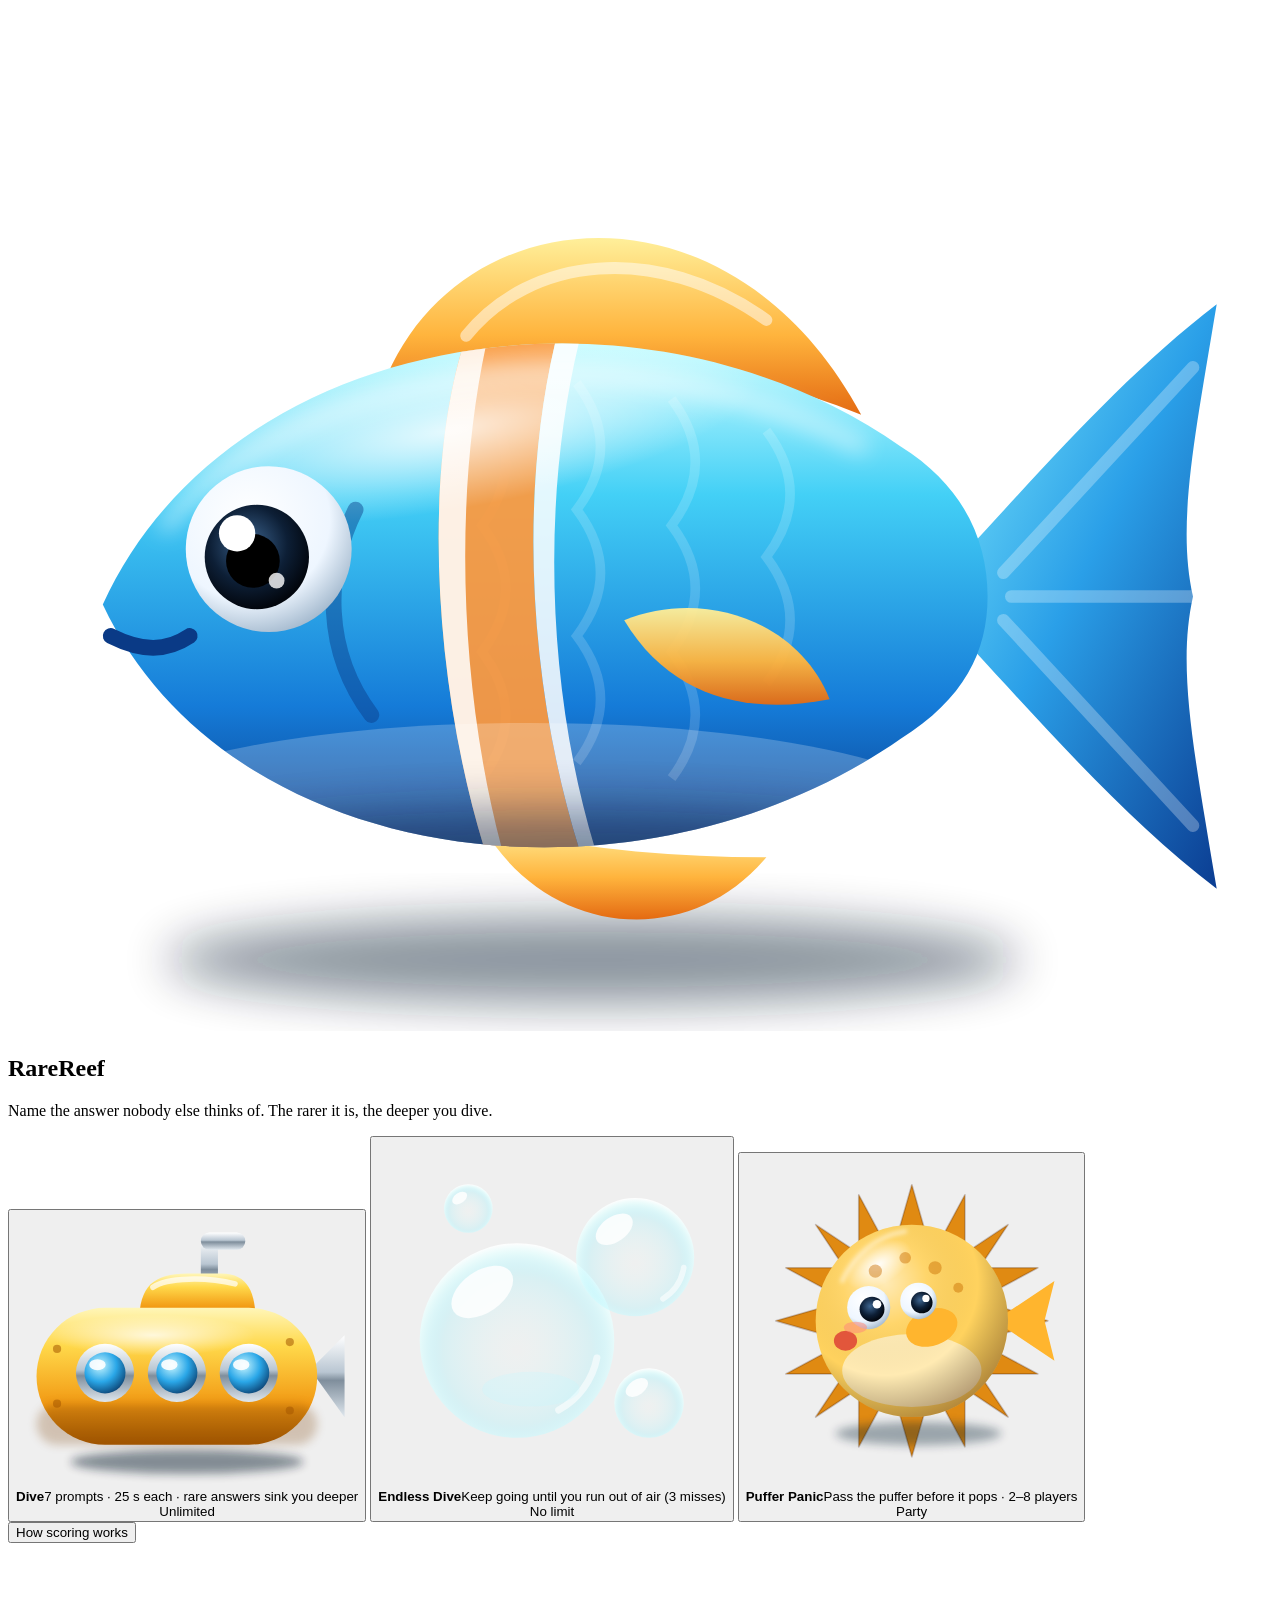
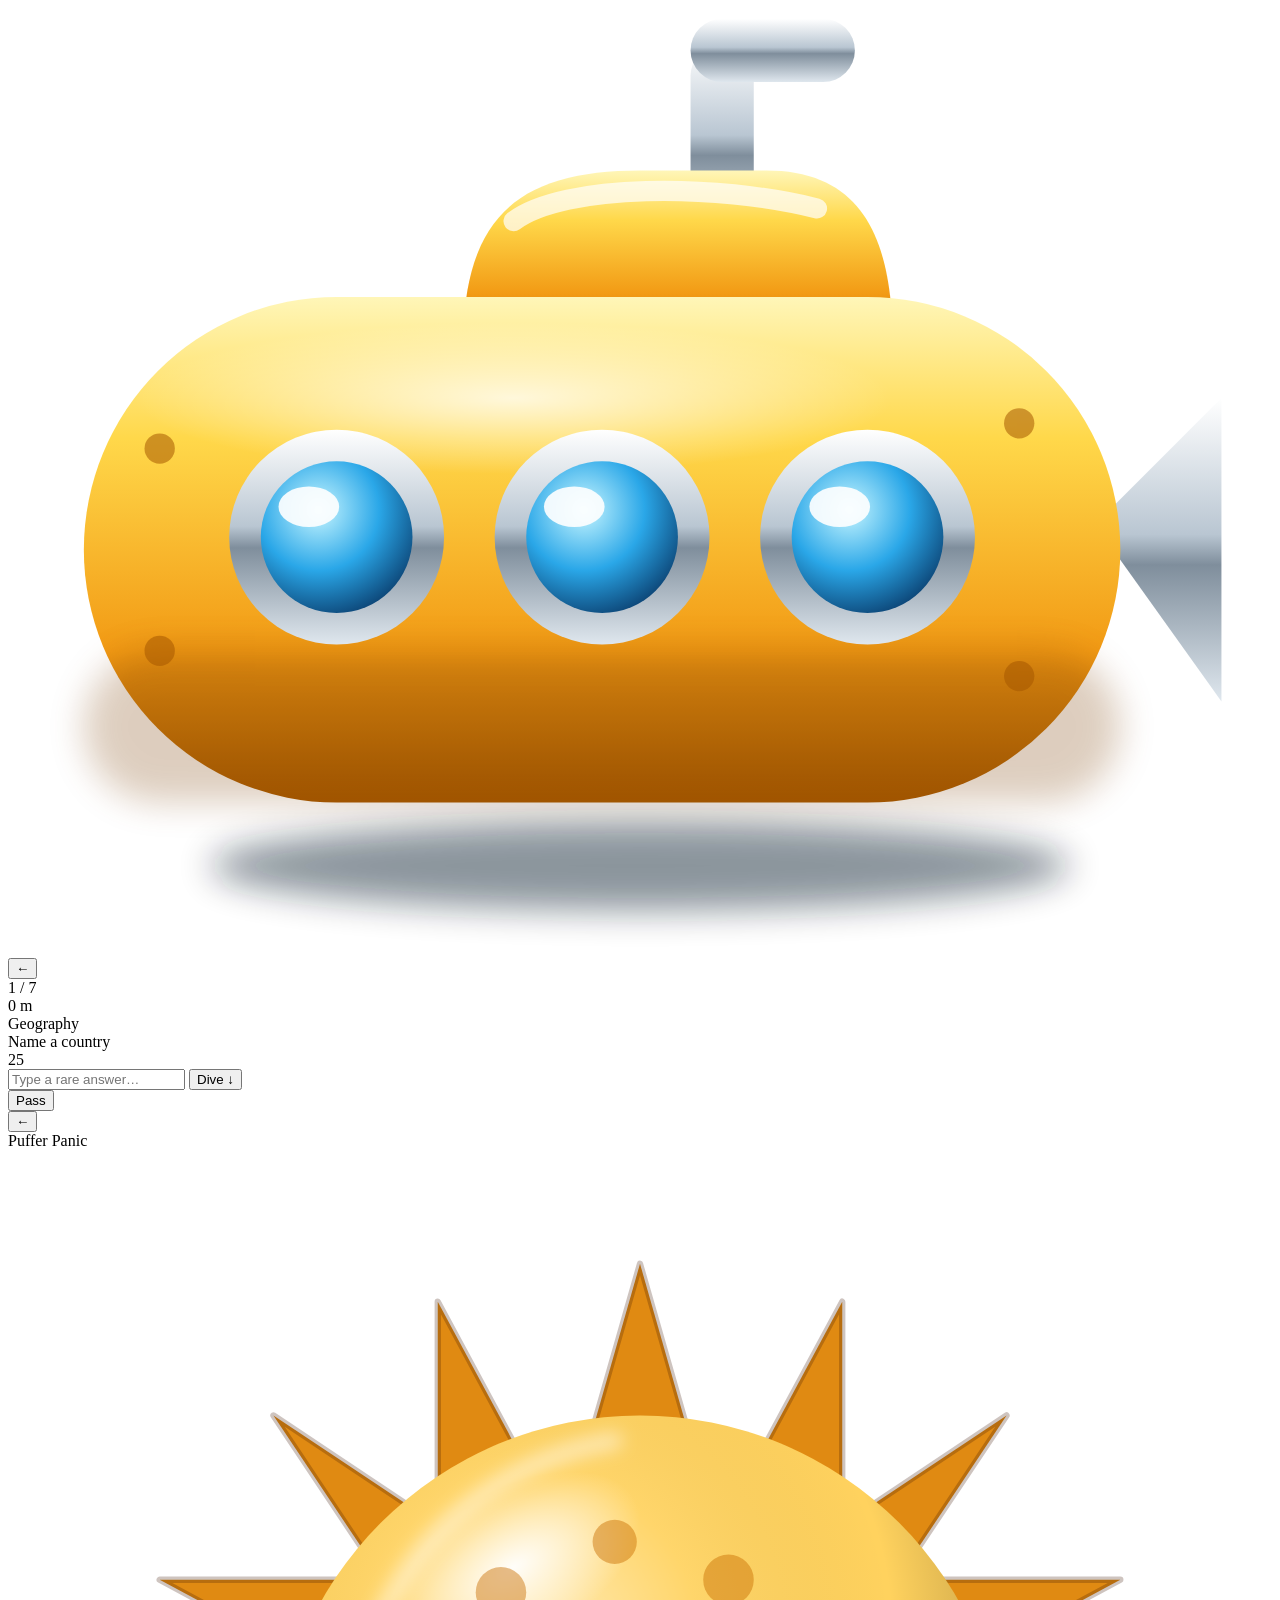
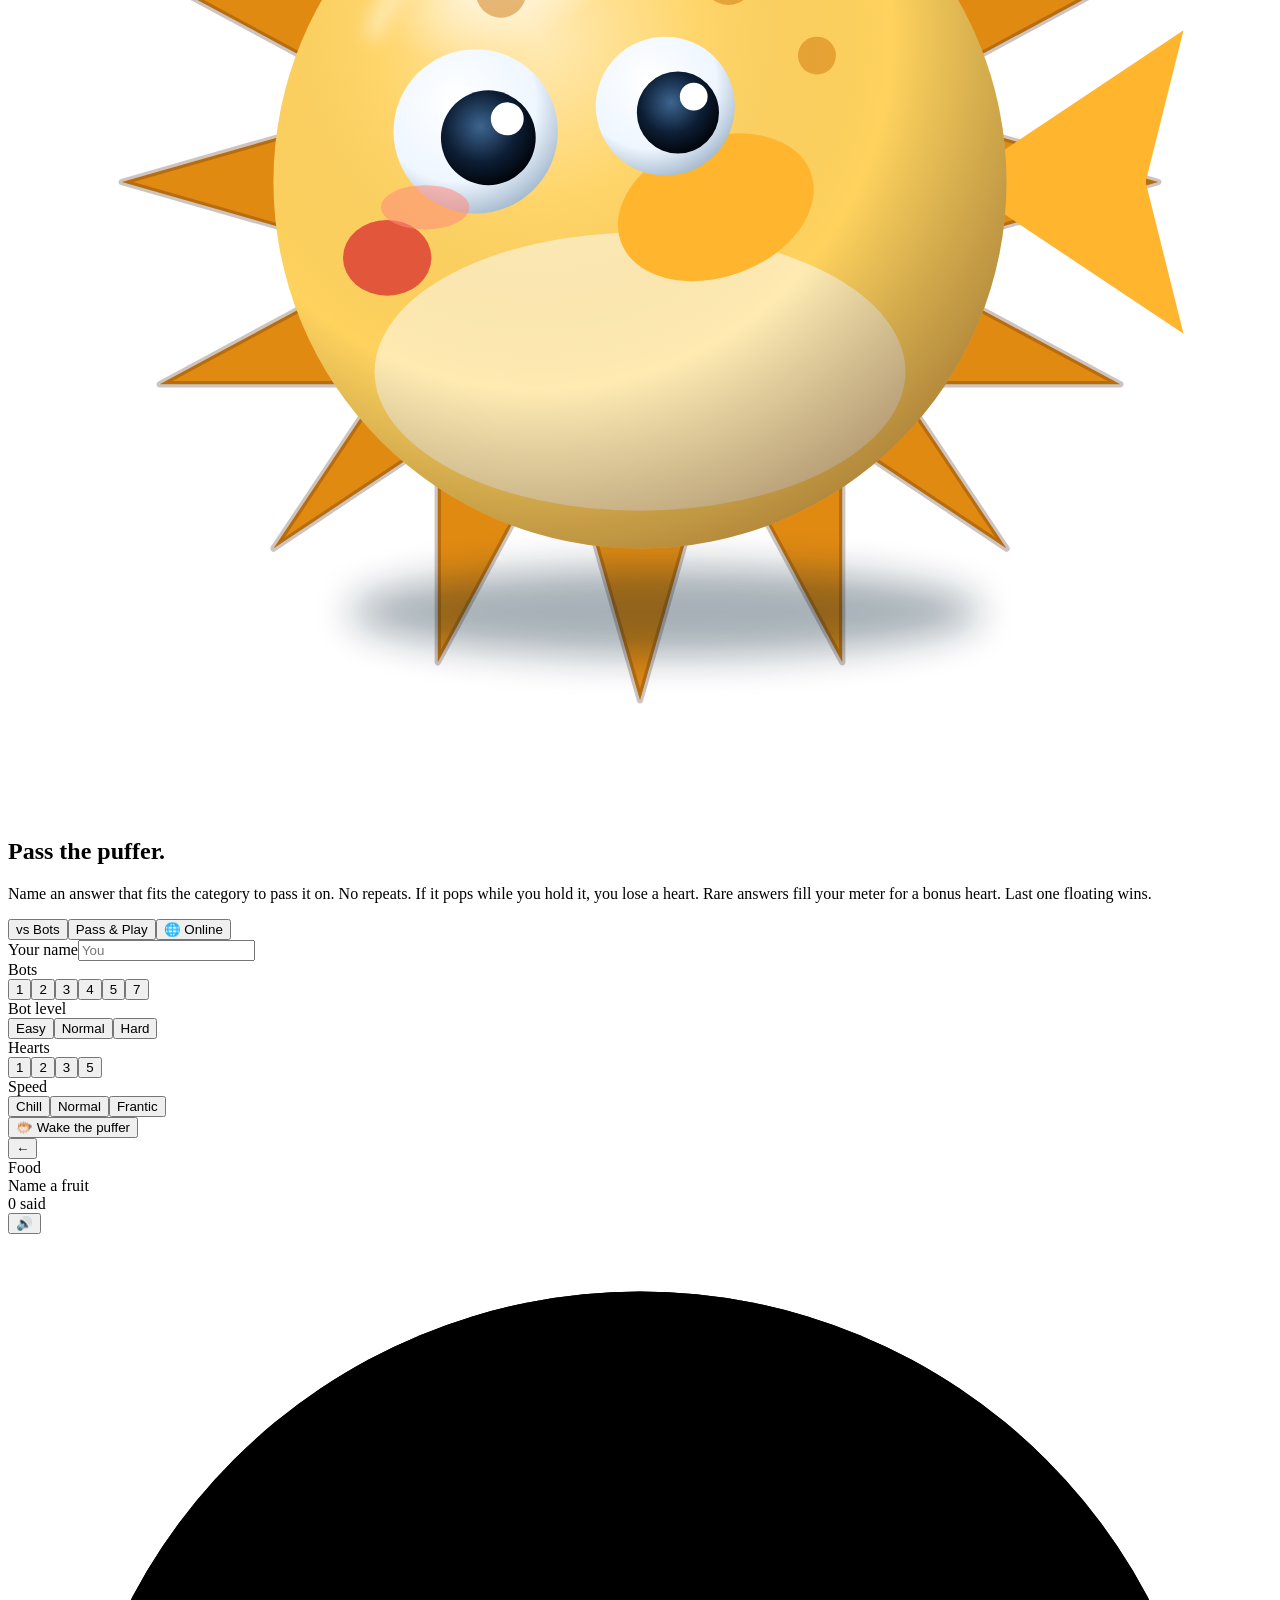
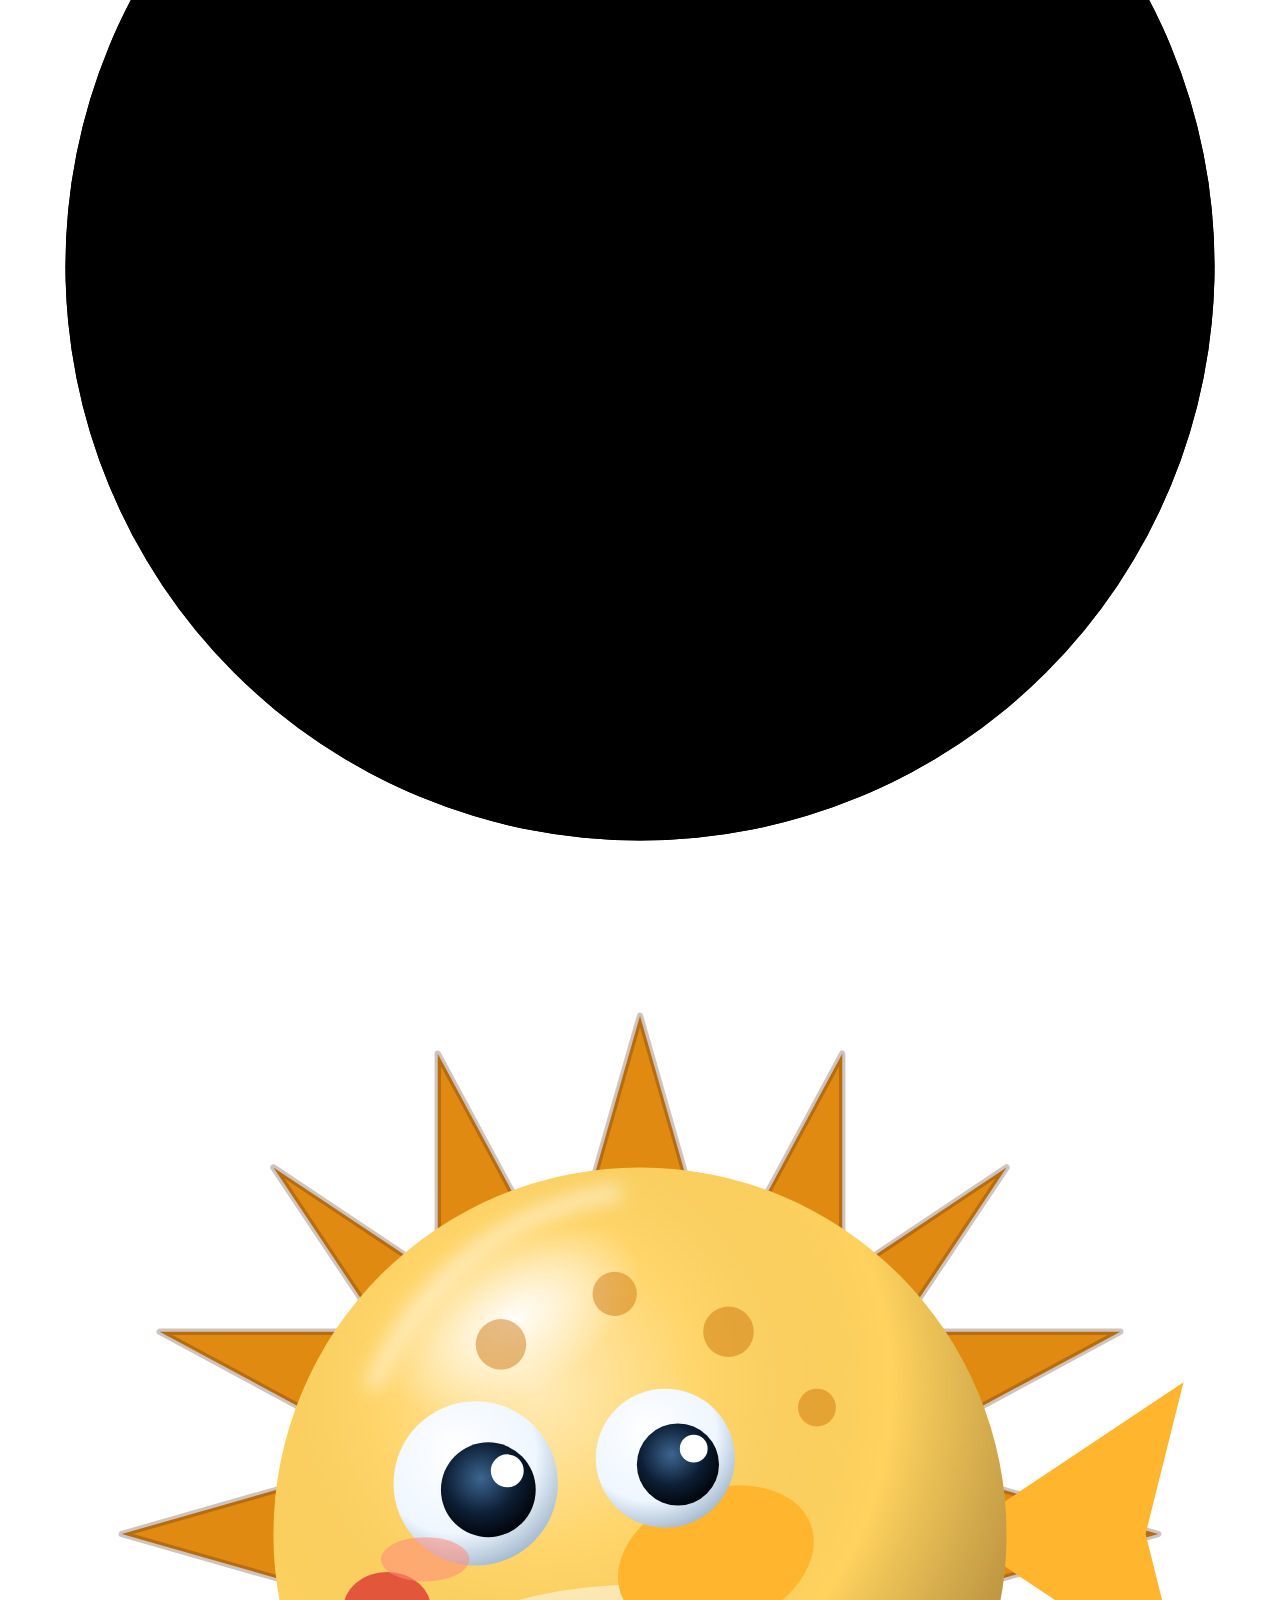
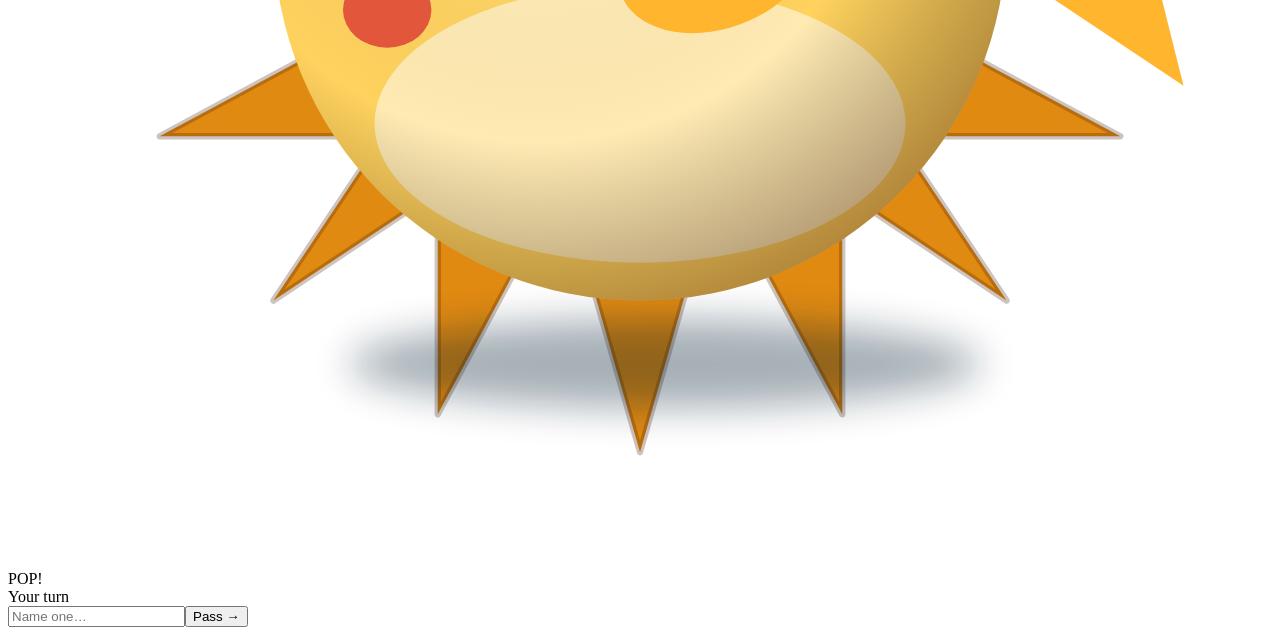
<file: src/index.src.html>
<!DOCTYPE html>
<html lang="en">
<head>
<meta charset="utf-8">
<meta name="viewport" content="width=device-width, initial-scale=1, viewport-fit=cover">
<title>Rare Reef</title>
<link rel="preconnect" href="https://fonts.googleapis.com">
<link rel="preconnect" href="https://fonts.gstatic.com" crossorigin>
<link href="https://fonts.googleapis.com/css2?family=Fredoka:wght@500;600;700&family=Inter:wght@400;500;600;700;800&display=swap" rel="stylesheet">
<style>/*CSS*/</style>
</head>
<body>
<canvas id="sea"></canvas>
<div id="flash"></div>

<!-- ============ HOME ============ -->
<section class="screen" id="home">
  <div class="home-wrap">
    <div class="logo">
      <svg class="logo-fish" viewBox="0 0 160 110" aria-hidden="true"><use href="#fish3d"/></svg>
      <h1>Rare<span>Reef</span></h1>
    </div>
    <p class="tag">Name the answer nobody else thinks of. The rarer it is, the deeper you dive.</p>

    <div class="mode-grid">
      <button class="mode-card dive" id="goDive">
        <div class="mode-ico"><svg viewBox="0 0 100 80"><use href="#sub3d"/></svg></div>
        <div class="mode-txt"><b>Dive</b><span>7 prompts · 25 s each · rare answers sink you deeper</span></div>
        <div class="mode-badge">Unlimited</div>
      </button>
      <button class="mode-card endless" id="goEndless">
        <div class="mode-ico"><svg viewBox="0 0 100 100"><use href="#bubbles3d"/></svg></div>
        <div class="mode-txt"><b>Endless Dive</b><span>Keep going until you run out of air (3 misses)</span></div>
        <div class="mode-badge">No limit</div>
      </button>
      <button class="mode-card partyc" id="goParty">
        <div class="mode-ico"><svg viewBox="0 0 200 200"><use href="#pufferBig"/></svg></div>
        <div class="mode-txt"><b>Puffer Panic</b><span>Pass the puffer before it pops · 2–8 players</span></div>
        <div class="mode-badge hot">Party</div>
      </button>
    </div>

    <div class="packs" id="packs"></div>

    <div class="stats" id="stats"></div>
    <div class="tiers-legend" id="legend"></div>
    <button class="link" id="howBtn">How scoring works</button>
  </div>
</section>

<!-- ============ DIVE ============ -->
<section class="screen" id="dive">
  <div class="gauge" id="gauge"><div class="gauge-track" id="gaugeTrack"></div><div class="gauge-sub" id="gaugeSub"><svg viewBox="0 0 100 80"><use href="#sub3d"/></svg></div></div>
  <div class="dive-wrap">
    <div class="topbar">
      <button class="icon-btn" id="diveBack" aria-label="Back">←</button>
      <div class="round" id="roundLbl">1 / 7</div>
      <div class="depth" id="depthLbl">0 m</div>
    </div>
    <div class="lives" id="lives"></div>
    <div class="prompt-card" id="promptCard">
      <div class="chip" id="packChip">Geography</div>
      <div class="prompt" id="promptTxt">Name a country</div>
      <div class="timer"><div class="timer-fill" id="timerFill"></div><span id="timerTxt">25</span></div>
      <form id="answerForm" autocomplete="off">
        <input id="answer" type="text" placeholder="Type a rare answer…" maxlength="60" autocapitalize="off" spellcheck="false">
        <button class="go" type="submit">Dive ↓</button>
      </form>
      <div class="msg" id="msg"></div>
      <button class="link small" id="passBtn">Pass</button>
    </div>
    <div class="reveal" id="reveal"></div>
  </div>
</section>

<!-- ============ RESULTS ============ -->
<section class="screen" id="results">
  <div class="res-wrap" id="resWrap"></div>
</section>

<!-- ============ PARTY SETUP ============ -->
<section class="screen" id="setup">
  <div class="setup-wrap">
    <div class="topbar"><button class="icon-btn" id="setupBack" aria-label="Back">←</button><div class="round">Puffer Panic</div><div></div></div>
    <div class="setup-hero"><svg viewBox="0 0 200 200" class="hero-puffer"><use href="#pufferBig"/></svg>
      <div><h2>Pass the puffer.</h2><p>Name an answer that fits the category to pass it on. No repeats. If it pops while you hold it, you lose a heart. Rare answers fill your meter for a bonus heart. Last one floating wins.</p></div></div>
    <div class="seg big" id="pmode"><button data-v="bots" class="on">vs Bots</button><button data-v="local">Pass &amp; Play</button><button data-v="online">🌐 Online</button></div>
    <label class="fld" id="nameFld">Your name<input id="youName" maxlength="14" placeholder="You"></label>
    <div class="pmsg" id="pMsgSetup"></div>
    <div id="botsCfg">
      <div class="row2"><span>Bots</span><div class="seg" id="botCount"><button data-v="1">1</button><button data-v="2">2</button><button data-v="3" class="on">3</button><button data-v="4">4</button><button data-v="5">5</button><button data-v="7">7</button></div></div>
      <div class="row2"><span>Bot level</span><div class="seg" id="botLevel"><button data-v="easy">Easy</button><button data-v="normal" class="on">Normal</button><button data-v="hard">Hard</button></div></div>
    </div>
    <div id="onlineCfg" hidden>
      <p class="online-note">Play together on different phones. One person creates a room, everyone else joins with the 4-letter code.</p>
      <button class="cta blue" id="createRoom">＋ Create a room</button>
      <form id="joinForm" autocomplete="off" class="join-form"><input id="joinCode" maxlength="4" placeholder="CODE" autocapitalize="characters" spellcheck="false"><button class="go" type="submit">Join</button></form>
    </div>
    <div id="localCfg" hidden>
      <div class="plist" id="plist"></div>
      <button class="link" id="addP">+ Add player</button>
    </div>
    <div class="row2"><span>Hearts</span><div class="seg" id="lifeSeg"><button data-v="1">1</button><button data-v="2" class="on">2</button><button data-v="3">3</button><button data-v="5">5</button></div></div>
    <div class="row2"><span>Speed</span><div class="seg" id="speedSeg"><button data-v="chill">Chill</button><button data-v="normal" class="on">Normal</button><button data-v="frantic">Frantic</button></div></div>
    <button class="cta" id="wake">🐡 Wake the puffer</button>
  </div>
</section>

<!-- ============ PARTY ============ -->
<section class="screen" id="party">
  <div class="party-top">
    <button class="icon-btn" id="partyBack" aria-label="Leave">←</button>
    <div class="cat-banner"><div class="chip" id="pPack">Food</div><div class="cat-q" id="pPrompt">Name a fruit</div><div class="cat-used" id="pUsed">0 said</div></div>
    <button class="icon-btn" id="muteBtn" aria-label="Sound">🔊</button>
  </div>
  <div class="arena" id="arena">
    <div class="ring" id="ring"></div>
    <div class="puffer-wrap" id="pufferWrap">
      <svg class="clock" viewBox="0 0 220 220"><circle cx="110" cy="110" r="100" class="clock-bg"/><circle cx="110" cy="110" r="100" class="clock-fg" id="clockFg"/></svg>
      <div class="puffer" id="puffer"><svg viewBox="0 0 200 200"><use href="#pufferBig"/></svg></div>
      <div class="pointer" id="pointer"></div>
      <div class="pop-txt" id="popTxt">POP!</div>
    </div>
  </div>
  <div class="party-bottom">
    <div class="turn-lbl" id="turnLbl">Your turn</div>
    <form id="pForm" autocomplete="off"><input id="pInput" maxlength="60" placeholder="Name one…" autocapitalize="off" spellcheck="false"><button class="go" type="submit">Pass →</button></form>
    <div class="pmsg" id="pMsg"></div>
    <div class="used" id="usedList"></div>
  </div>
</section>

<!-- ============ MODAL ============ -->
<div class="modal" id="modal" hidden><div class="modal-card" id="modalCard"></div></div>

<!-- ============ SVG SYMBOLS ============ -->
<svg width="0" height="0" style="position:absolute" aria-hidden="true">
  <defs>
    <!-- shared 3D lighting for the puffer (colour comes from CSS vars on the body underneath) -->
    <radialGradient id="pfShade" cx=".36" cy=".3" r=".78"><stop offset="0" stop-color="#fff" stop-opacity=".55"/><stop offset=".28" stop-color="#fff" stop-opacity=".08"/><stop offset=".62" stop-color="#000" stop-opacity="0"/><stop offset="1" stop-color="#3a0d00" stop-opacity=".42"/></radialGradient>
    <radialGradient id="pfSpec" cx=".5" cy=".5" r=".5"><stop offset="0" stop-color="#fff" stop-opacity=".95"/><stop offset="1" stop-color="#fff" stop-opacity="0"/></radialGradient>
    <radialGradient id="glassEye" cx=".38" cy=".32" r=".75"><stop offset="0" stop-color="#fff"/><stop offset=".65" stop-color="#eef6ff"/><stop offset="1" stop-color="#9bb2c8"/></radialGradient>
    <radialGradient id="irisDeep" cx=".42" cy=".38" r=".62"><stop offset="0" stop-color="#3d6590"/><stop offset=".6" stop-color="#0d1f36"/><stop offset="1" stop-color="#02060d"/></radialGradient>
    <linearGradient id="spineShade" x1="0" y1="0" x2="1" y2="1"><stop offset="0" stop-color="#fff" stop-opacity=".35"/><stop offset="1" stop-color="#000" stop-opacity=".25"/></linearGradient>
    <filter id="softBlur" x="-50%" y="-50%" width="200%" height="200%"><feGaussianBlur stdDeviation="3"/></filter>
    <filter id="softBlur2" x="-50%" y="-50%" width="200%" height="200%"><feGaussianBlur stdDeviation="1.4"/></filter>

    <!-- realistic glossy fish logo -->
    <linearGradient id="f3body" x1="0" y1="0" x2="0" y2="1"><stop offset="0" stop-color="#c9fdff"/><stop offset=".3" stop-color="#43d0f6"/><stop offset=".72" stop-color="#157bd8"/><stop offset="1" stop-color="#0a3a86"/></linearGradient>
    <linearGradient id="f3tail" x1="0" y1="0" x2="1" y2="1"><stop offset="0" stop-color="#8af5ff"/><stop offset=".5" stop-color="#2a9fe8"/><stop offset="1" stop-color="#0b3d92"/></linearGradient>
    <linearGradient id="f3fin" x1="0" y1="0" x2="0" y2="1"><stop offset="0" stop-color="#ffef9a"/><stop offset=".55" stop-color="#ffb43d"/><stop offset="1" stop-color="#e46a12"/></linearGradient>
    <radialGradient id="f3spec" cx=".5" cy=".5" r=".5"><stop offset="0" stop-color="#fff" stop-opacity=".95"/><stop offset="1" stop-color="#fff" stop-opacity="0"/></radialGradient>
    <clipPath id="f3clip"><path d="M12 56 C28 21 80 13 113 36 C121 41 124 48 124 55 C124 62 121 68 113 73 C80 96 28 90 12 56Z"/></clipPath>
    <symbol id="fish3d" viewBox="0 0 160 110">
      <ellipse cx="74" cy="101" rx="54" ry="5.5" fill="#00142b" opacity=".45" filter="url(#softBlur)"/>
      <path d="M116 55 C130 40 140 28 153 18 C150 36 148 46 150 55 C148 64 150 74 153 92 C140 82 130 70 116 55Z" fill="url(#f3tail)"/>
      <path d="M126 52 L150 26 M127 55 L150 55 M126 58 L150 84" stroke="#fff" stroke-opacity=".28" stroke-width="1.6" fill="none" stroke-linecap="round"/>
      <path d="M48 27 C58 4 92 2 108 32 C88 24 66 22 48 27Z" fill="url(#f3fin)"/>
      <path d="M58 22 C66 12 82 10 96 20" stroke="#fff" stroke-opacity=".5" stroke-width="1.5" fill="none" stroke-linecap="round"/>
      <path d="M60 84 C68 98 86 100 96 88 C84 88 72 87 60 84Z" fill="url(#f3fin)"/>
      <path d="M12 56 C28 21 80 13 113 36 C121 41 124 48 124 55 C124 62 121 68 113 73 C80 96 28 90 12 56Z" fill="url(#f3body)"/>
      <g clip-path="url(#f3clip)">
        <g fill="none" stroke="#fff" stroke-opacity=".16" stroke-width="1.2">
          <path d="M60 30 q6 8 0 16 q6 8 0 16 q6 8 0 16"/><path d="M72 28 q6 8 0 16 q6 8 0 16 q6 8 0 16"/><path d="M84 30 q6 8 0 16 q6 8 0 16 q6 8 0 16"/><path d="M96 34 q6 8 0 16 q6 8 0 16"/>
        </g>
        <path d="M58 22 C52 40 54 70 62 92 L74 92 C66 70 64 42 70 20Z" fill="#ff9a3d" opacity=".92"/>
        <path d="M58 22 C52 40 54 70 62 92 L64 92 C57 70 56 42 61 21Z" fill="#fff" opacity=".85"/>
        <path d="M70 20 C64 42 66 70 74 92 L76 92 C68 70 67 42 73 20Z" fill="#fff" opacity=".85"/>
        <ellipse cx="66" cy="84" rx="56" ry="13" fill="#fff" opacity=".22"/>
        <ellipse cx="70" cy="96" rx="70" ry="14" fill="#021a44" opacity=".45" filter="url(#softBlur)"/>
        <ellipse cx="56" cy="34" rx="40" ry="10" fill="url(#f3spec)" opacity=".85" transform="rotate(-10 56 34)"/>
      </g>
      <path d="M20 46 C36 26 78 20 108 36" stroke="#fff" stroke-opacity=".65" stroke-width="1.6" fill="none" stroke-linecap="round" filter="url(#softBlur2)"/>
      <path d="M44 44 C40 52 40 62 46 70" stroke="#0a3a86" stroke-opacity=".45" stroke-width="2" fill="none" stroke-linecap="round"/>
      <path d="M78 58 C88 54 100 58 104 68 C94 70 84 68 78 58Z" fill="url(#f3fin)" opacity=".95"/>
      <circle cx="33" cy="49" r="10.5" fill="url(#glassEye)"/>
      <circle cx="31.5" cy="50" r="6.6" fill="url(#irisDeep)"/>
      <circle cx="31" cy="50.5" r="3.4" fill="#000"/>
      <circle cx="29" cy="47" r="2.3" fill="#fff"/><circle cx="34" cy="53" r="1" fill="#fff" opacity=".8"/>
      <path d="M13 60 C17 62 20 62 23 60" stroke="#0a3a86" stroke-width="2" fill="none" stroke-linecap="round"/>
    </symbol>

    <!-- glossy yellow submarine -->
    <linearGradient id="subHull" x1="0" y1="0" x2="0" y2="1"><stop offset="0" stop-color="#fff6b8"/><stop offset=".28" stop-color="#ffd84a"/><stop offset=".7" stop-color="#f29a14"/><stop offset="1" stop-color="#a65800"/></linearGradient>
    <linearGradient id="metal" x1="0" y1="0" x2="0" y2="1"><stop offset="0" stop-color="#ffffff"/><stop offset=".45" stop-color="#b9c6d2"/><stop offset=".55" stop-color="#7f8e9c"/><stop offset="1" stop-color="#dfe7ee"/></linearGradient>
    <radialGradient id="porthole" cx=".38" cy=".32" r=".8"><stop offset="0" stop-color="#c8f6ff"/><stop offset=".5" stop-color="#2aa7e8"/><stop offset="1" stop-color="#06305e"/></radialGradient>
    <symbol id="sub3d" viewBox="0 0 100 80">
      <ellipse cx="50" cy="73" rx="34" ry="3.5" fill="#001426" opacity=".45" filter="url(#softBlur2)"/>
      <rect x="54" y="8" width="5" height="16" rx="2.5" fill="url(#metal)"/><rect x="54" y="6" width="13" height="5" rx="2.5" fill="url(#metal)"/>
      <path d="M36 32 C36 22 40 18 50 18 L60 18 C68 18 70 24 70 32Z" fill="url(#subHull)"/>
      <path d="M40 22 C44 19 56 19 64 21" stroke="#fff" stroke-opacity=".7" stroke-width="1.6" fill="none" stroke-linecap="round"/>
      <path d="M86 46 L96 36 L96 60 Z" fill="url(#metal)"/>
      <ellipse cx="84" cy="48" rx="3" ry="9" fill="url(#metal)"/>
      <rect x="6" y="28" width="82" height="40" rx="20" fill="url(#subHull)"/>
      <ellipse cx="40" cy="36" rx="30" ry="6" fill="url(#f3spec)" opacity=".8"/>
      <rect x="6" y="56" width="82" height="12" rx="6" fill="#7a3d00" opacity=".25" filter="url(#softBlur2)"/>
      <g><circle cx="26" cy="47" r="8.5" fill="url(#metal)"/><circle cx="26" cy="47" r="6" fill="url(#porthole)"/><ellipse cx="23.8" cy="44.6" rx="2.4" ry="1.6" fill="#fff" opacity=".9"/></g>
      <g><circle cx="47" cy="47" r="8.5" fill="url(#metal)"/><circle cx="47" cy="47" r="6" fill="url(#porthole)"/><ellipse cx="44.8" cy="44.6" rx="2.4" ry="1.6" fill="#fff" opacity=".9"/></g>
      <g><circle cx="68" cy="47" r="8.5" fill="url(#metal)"/><circle cx="68" cy="47" r="6" fill="url(#porthole)"/><ellipse cx="65.8" cy="44.6" rx="2.4" ry="1.6" fill="#fff" opacity=".9"/></g>
      <g fill="#a65800" opacity=".55"><circle cx="12" cy="40" r="1.2"/><circle cx="12" cy="56" r="1.2"/><circle cx="80" cy="38" r="1.2"/><circle cx="80" cy="58" r="1.2"/></g>
    </symbol>

    <!-- glass bubbles -->
    <radialGradient id="bub" cx=".5" cy=".55" r=".55"><stop offset="0" stop-color="#e9fffb" stop-opacity=".08"/><stop offset=".7" stop-color="#9ff3ff" stop-opacity=".28"/><stop offset=".92" stop-color="#e6ffff" stop-opacity=".75"/><stop offset="1" stop-color="#fff" stop-opacity=".95"/></radialGradient>
    <symbol id="bubbles3d" viewBox="0 0 100 100">
      <g><circle cx="40" cy="58" r="28" fill="url(#bub)"/><ellipse cx="30" cy="44" rx="10" ry="6" fill="#fff" opacity=".85" transform="rotate(-35 30 44)"/><path d="M52 78 A22 22 0 0 0 63 63" stroke="#fff" stroke-width="2" stroke-opacity=".6" fill="none" stroke-linecap="round"/><ellipse cx="44" cy="72" rx="14" ry="5" fill="#bff7ff" opacity=".25"/></g>
      <g><circle cx="74" cy="34" r="17" fill="url(#bub)"/><ellipse cx="68" cy="26" rx="6" ry="3.6" fill="#fff" opacity=".85" transform="rotate(-35 68 26)"/><path d="M82 46 A13 13 0 0 0 88 37" stroke="#fff" stroke-width="1.6" stroke-opacity=".6" fill="none" stroke-linecap="round"/></g>
      <g><circle cx="78" cy="76" r="10" fill="url(#bub)"/><ellipse cx="74.5" cy="71.5" rx="3.6" ry="2.2" fill="#fff" opacity=".85" transform="rotate(-35 74.5 71.5)"/></g>
      <g><circle cx="26" cy="20" r="7" fill="url(#bub)"/><ellipse cx="23.5" cy="17" rx="2.4" ry="1.5" fill="#fff" opacity=".85" transform="rotate(-35 23.5 17)"/></g>
    </symbol>

        <symbol id="pufferBig" viewBox="0 0 200 200">
      <g class="spines" style="fill:var(--spine,#e08a12)" stroke="rgba(60,20,0,.25)" stroke-width="1" stroke-linejoin="round">
        <path d="M100 18 L108 46 L92 46Z"/><path d="M100 182 L92 154 L108 154Z"/><path d="M18 100 L46 92 L46 108Z"/><path d="M182 100 L154 108 L154 92Z"/>
        <path d="M42 42 L66 58 L58 66Z"/><path d="M158 158 L134 142 L142 134Z"/><path d="M158 42 L142 66 L134 58Z"/><path d="M42 158 L58 134 L66 142Z"/>
        <path d="M68 24 L82 50 L68 54Z"/><path d="M132 24 L132 54 L118 50Z"/><path d="M24 68 L54 68 L50 82Z"/><path d="M24 132 L50 118 L54 132Z"/>
        <path d="M176 68 L150 82 L146 68Z"/><path d="M176 132 L146 132 L150 118Z"/><path d="M68 176 L68 146 L82 150Z"/><path d="M132 176 L118 150 L132 146Z"/>
      </g>
      <path d="M150 100 L186 76 L180 100 L186 124Z" style="fill:var(--pf2,#ffb52e)"/>
      <ellipse cx="104" cy="168" rx="50" ry="7" fill="#001a2e" opacity=".35" filter="url(#softBlur)"/><circle cx="100" cy="100" r="58" style="fill:var(--pf1,#ffd25e)"/>
      <ellipse cx="100" cy="130" rx="42" ry="22" fill="#fff6d6" opacity=".7"/><circle cx="100" cy="100" r="58" fill="url(#pfShade)"/><ellipse cx="80" cy="66" rx="22" ry="12" fill="url(#pfSpec)" transform="rotate(-30 80 66)"/><path d="M58 76 A50 50 0 0 1 96 46" stroke="#fff" stroke-opacity=".55" stroke-width="2.5" fill="none" stroke-linecap="round" filter="url(#softBlur2)"/>
      <g fill="#c96d00" opacity=".45"><circle cx="78" cy="70" r="4"/><circle cx="96" cy="62" r="3.5"/><circle cx="114" cy="68" r="4"/><circle cx="128" cy="80" r="3"/><circle cx="70" cy="88" r="3"/></g>
      <ellipse cx="112" cy="104" rx="16" ry="11" style="fill:var(--pf2,#ffb52e)" transform="rotate(-20 112 104)" class="fin"/>
      <circle cx="74" cy="92" r="13" fill="url(#glassEye)"/><circle cx="76" cy="93" r="7.5" fill="url(#irisDeep)" class="pupil"/><circle cx="79" cy="90" r="2.6" fill="#fff"/>
      <circle cx="104" cy="88" r="11" fill="url(#glassEye)"/><circle cx="106" cy="89" r="6.5" fill="url(#irisDeep)" class="pupil"/><circle cx="108.5" cy="86.5" r="2.2" fill="#fff"/>
      <ellipse cx="60" cy="112" rx="7" ry="6" fill="#e2563b" class="mouth"/>
      <ellipse cx="66" cy="104" rx="7" ry="3.5" fill="#ff8a7a" opacity=".55"/>
    </symbol>
    <symbol id="pufferMini" viewBox="0 0 64 64"><circle cx="32" cy="33" r="20" fill="#ffc94a"/><g fill="#e08a12"><path d="M32 6l3 9h-6z"/><path d="M32 60l-3-9h6z"/><path d="M6 33l9-3v6z"/><path d="M14 14l8 5-3 3z"/><path d="M50 52l-8-5 3-3z"/><path d="M14 52l5-8 3 3z"/></g><path d="M50 33l10-8-2 8 2 8z" fill="#ffb52e"/><circle cx="26" cy="29" r="5" fill="#fff"/><circle cx="27" cy="29.5" r="3" fill="#102033"/><circle cx="21" cy="39" r="3" fill="#e2563b"/></symbol>
  </defs>
</svg>

<script>/*BANK*/</script>
<script>/*ENGINE*/</script>
<script>/*GAME*/</script>
</body>
</html>
</file>
